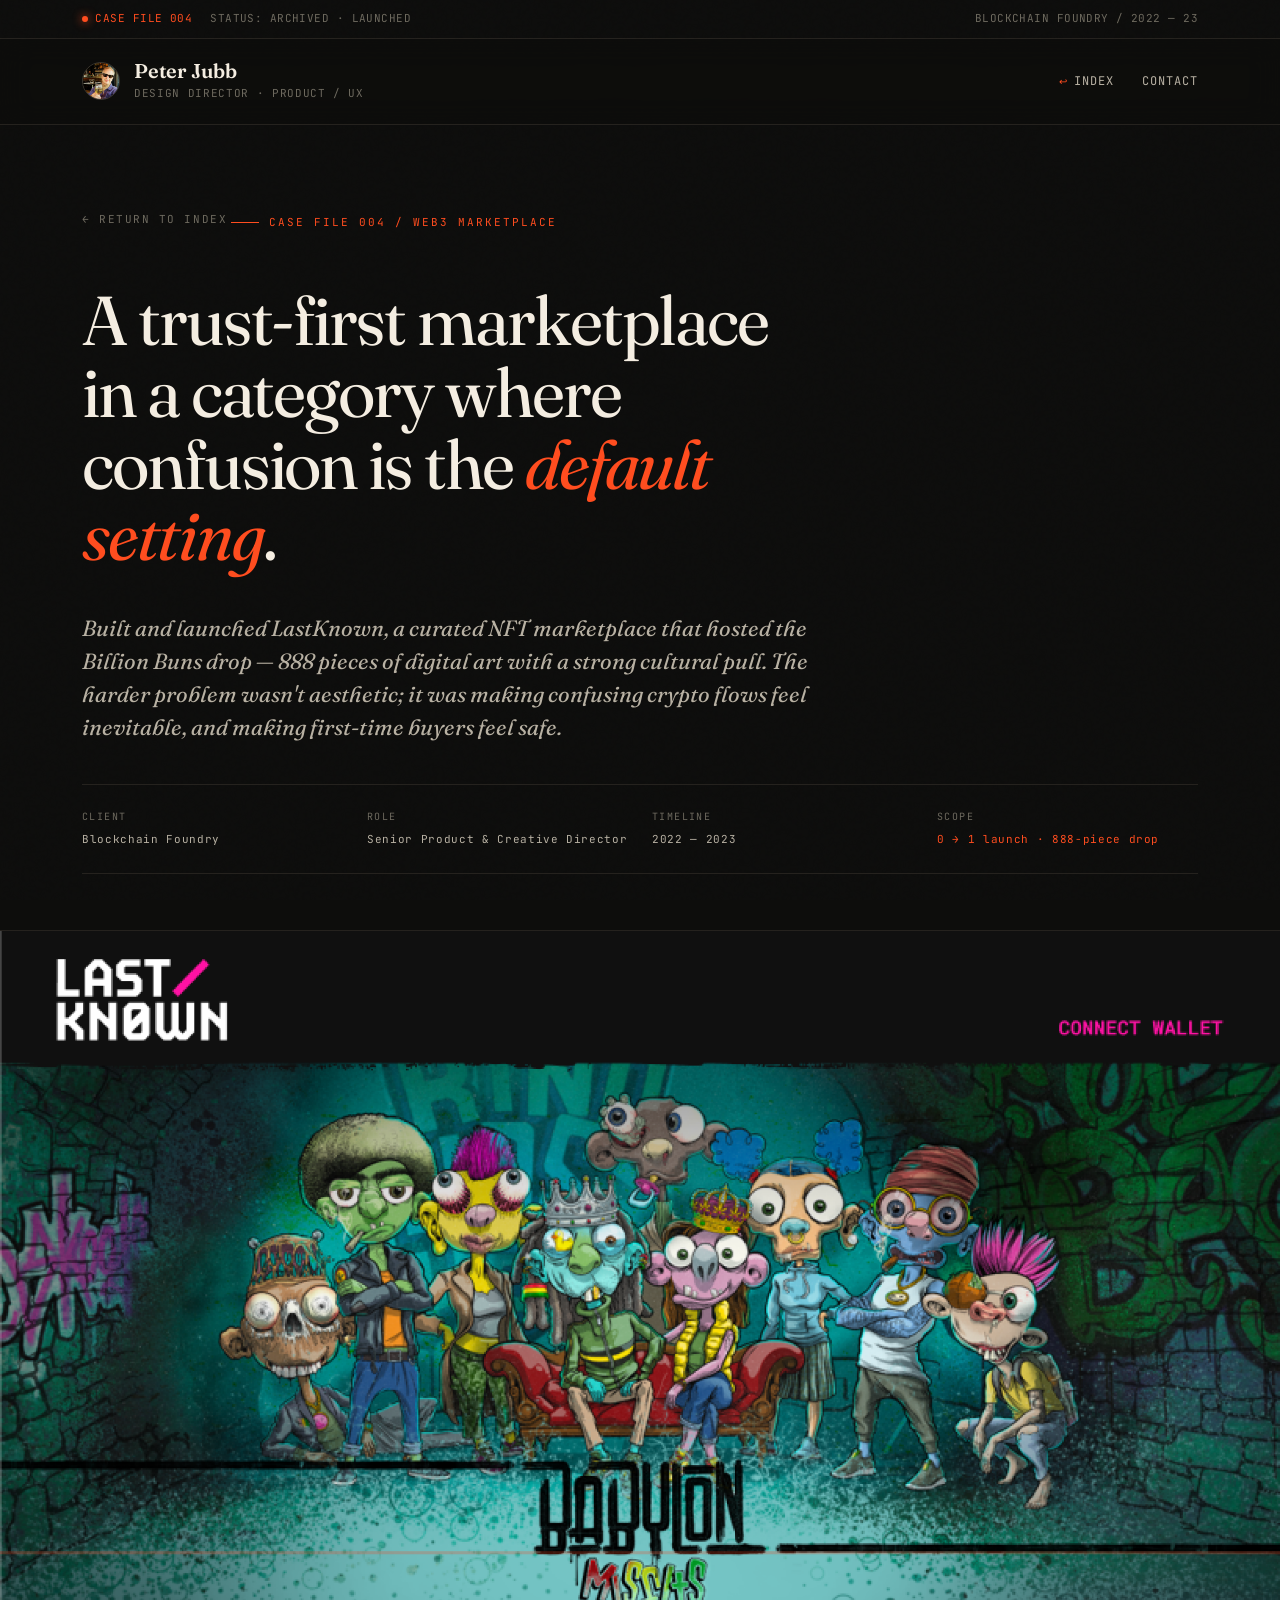
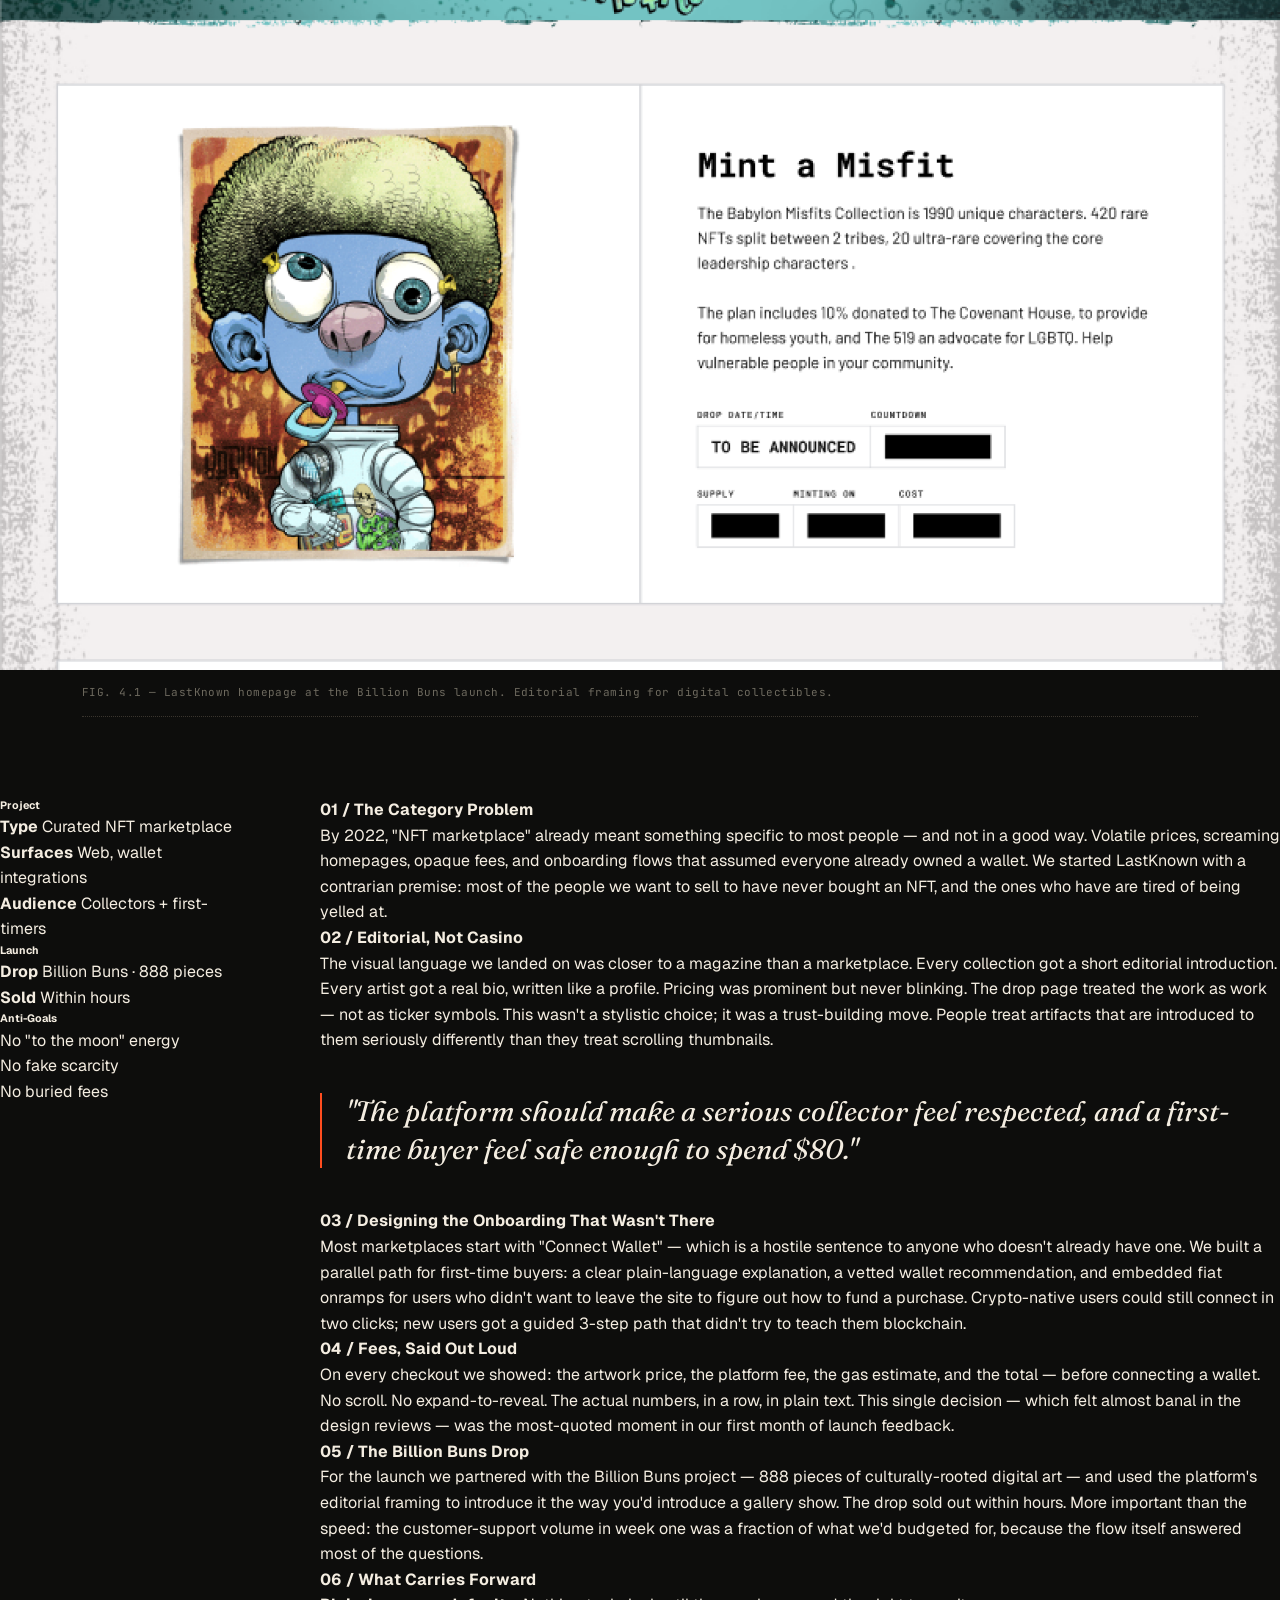
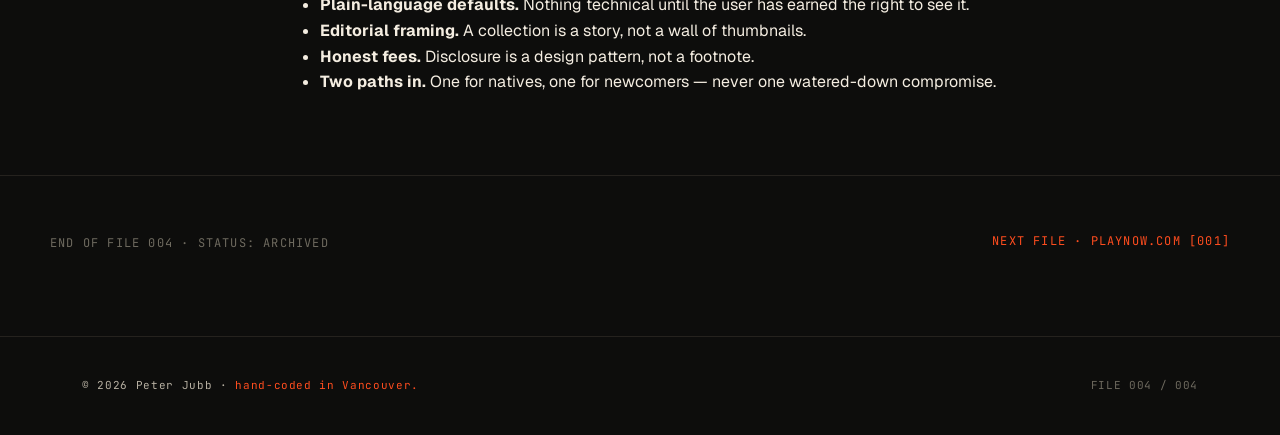
<file: case-lastknown.html>
<!doctype html>
<html lang="en">
<head>
  <meta charset="utf-8"/>
  <meta name="viewport" content="width=device-width, initial-scale=1"/>
  <title>LastKnown — Case File 004 / Peter Jubb</title>
  <meta name="description" content="A trust-first NFT marketplace launched at Blockchain Foundry — host of the Billion Buns 888-piece collection."/>
  <link rel="stylesheet" href="styles.css"/>
  <link rel="icon" href="data:image/svg+xml,%3Csvg xmlns='http://www.w3.org/2000/svg' viewBox='0 0 100 100'%3E%3Crect width='100' height='100' fill='%230d0d0c'/%3E%3Ccircle cx='50' cy='50' r='14' fill='%23ff4d1f'/%3E%3C/svg%3E"/>
</head>
<body>

  <div class="systembar" aria-hidden="true">
    <div class="wrap">
      <div class="sys-left">
        <span><span class="sys-dot"></span> <span class="sys-online">CASE FILE 004</span></span>
        <span>STATUS: ARCHIVED · LAUNCHED</span>
      </div>
      <div class="sys-right">
        <span>BLOCKCHAIN FOUNDRY / 2022 — 23</span>
      </div>
    </div>
  </div>

  <header class="topbar">
    <div class="wrap">
      <div class="topbarInner">
        <a href="index.html" class="brand">
          <img src="assets/images/Me.png" alt="" class="brand-mark"/>
          <div>
            <div class="brand-name">Peter Jubb</div>
            <div class="brand-role">Design Director · Product / UX</div>
          </div>
        </a>
        <nav class="primary" aria-label="Primary">
          <a href="index.html#work"><small>↩</small> Index</a>
          <a href="index.html#contact">Contact</a>
        </nav>
      </div>
    </div>
  </header>

  <main>

    <section class="cs-hero">
      <div class="wrap">
        <a href="index.html#work" class="cs-back">← Return to index</a>

        <div class="cs-fileno">CASE FILE 004 / WEB3 MARKETPLACE</div>
        <h1 class="cs-title">A trust-first marketplace in a category where confusion is the <em>default setting</em>.</h1>
        <p class="cs-summary">
          Built and launched LastKnown, a curated NFT marketplace that hosted the Billion Buns drop —
          888 pieces of digital art with a strong cultural pull. The harder problem wasn't aesthetic;
          it was making confusing crypto flows feel inevitable, and making first-time buyers feel safe.
        </p>

        <div class="cs-meta">
          <div><span class="label">Client</span>Blockchain Foundry</div>
          <div><span class="label">Role</span>Senior Product &amp; Creative Director</div>
          <div><span class="label">Timeline</span>2022 — 2023</div>
          <div><span class="label">Scope</span><span class="signal">0 → 1 launch · 888-piece drop</span></div>
        </div>
      </div>
    </section>

    <figure class="cs-imageblock">
      <img src="assets/images/lastknown1.png" alt="LastKnown NFT marketplace homepage"/>
    </figure>
    <div class="wrap">
      <div class="cs-caption">FIG. 4.1 — LastKnown homepage at the Billion Buns launch. Editorial framing for digital collectibles.</div>
    </div>

    <section class="cs-body">
      <div class="wrap" style="display:contents;">
      <aside>
        <h6>Project</h6>
        <div class="item"><strong>Type</strong> Curated NFT marketplace</div>
        <div class="item"><strong>Surfaces</strong> Web, wallet integrations</div>
        <div class="item"><strong>Audience</strong> Collectors + first-timers</div>

        <h6>Launch</h6>
        <div class="item"><strong>Drop</strong> Billion Buns · 888 pieces</div>
        <div class="item"><strong>Sold</strong> Within hours</div>

        <h6>Anti-Goals</h6>
        <div class="item">No "to the moon" energy</div>
        <div class="item">No fake scarcity</div>
        <div class="item">No buried fees</div>
      </aside>

      <article>
        <h4>01 / The Category Problem</h4>
        <p>
          By 2022, "NFT marketplace" already meant something specific to most people — and not in a good way.
          Volatile prices, screaming homepages, opaque fees, and onboarding flows that assumed everyone already
          owned a wallet. We started LastKnown with a contrarian premise: most of the people we want to sell to
          have never bought an NFT, and the ones who have are tired of being yelled at.
        </p>

        <h4>02 / Editorial, Not Casino</h4>
        <p>
          The visual language we landed on was closer to a magazine than a marketplace. Every collection got a
          short editorial introduction. Every artist got a real bio, written like a profile. Pricing was prominent
          but never blinking. The drop page treated the work as work — not as ticker symbols. This wasn't a stylistic
          choice; it was a trust-building move. People treat artifacts that are introduced to them seriously
          differently than they treat scrolling thumbnails.
        </p>

        <div class="cs-pull">
          "The platform should make a serious collector feel respected, and a first-time buyer feel safe enough to spend $80."
        </div>

        <h4>03 / Designing the Onboarding That Wasn't There</h4>
        <p>
          Most marketplaces start with "Connect Wallet" — which is a hostile sentence to anyone who doesn't
          already have one. We built a parallel path for first-time buyers: a clear plain-language explanation,
          a vetted wallet recommendation, and embedded fiat onramps for users who didn't want to leave the site
          to figure out how to fund a purchase. Crypto-native users could still connect in two clicks; new users
          got a guided 3-step path that didn't try to teach them blockchain.
        </p>

        <h4>04 / Fees, Said Out Loud</h4>
        <p>
          On every checkout we showed: the artwork price, the platform fee, the gas estimate, and the total —
          before connecting a wallet. No scroll. No expand-to-reveal. The actual numbers, in a row, in plain text.
          This single decision — which felt almost banal in the design reviews — was the most-quoted moment in our
          first month of launch feedback.
        </p>

        <h4>05 / The Billion Buns Drop</h4>
        <p>
          For the launch we partnered with the Billion Buns project — 888 pieces of culturally-rooted digital art —
          and used the platform's editorial framing to introduce it the way you'd introduce a gallery show.
          The drop sold out within hours. More important than the speed: the customer-support volume in week one
          was a fraction of what we'd budgeted for, because the flow itself answered most of the questions.
        </p>

        <h4>06 / What Carries Forward</h4>
        <ul>
          <li><strong>Plain-language defaults.</strong> Nothing technical until the user has earned the right to see it.</li>
          <li><strong>Editorial framing.</strong> A collection is a story, not a wall of thumbnails.</li>
          <li><strong>Honest fees.</strong> Disclosure is a design pattern, not a footnote.</li>
          <li><strong>Two paths in.</strong> One for natives, one for newcomers — never one watered-down compromise.</li>
        </ul>
      </article>
      </div>
    </section>

    <div class="wrap cs-next">
      <span class="status">END OF FILE 004 · STATUS: ARCHIVED</span>
      <a href="case-playnow.html">Next file · PlayNow.com [001]</a>
    </div>

  </main>

  <footer class="endbar">
    <div class="wrap">
      <span class="wink">© <span id="y"></span> Peter Jubb · <em>hand-coded in Vancouver.</em></span>
      <span>FILE 004  / 004</span>
    </div>
  </footer>

  <script>document.getElementById("y").textContent = new Date().getFullYear();</script>
</body>
</html>
</file>
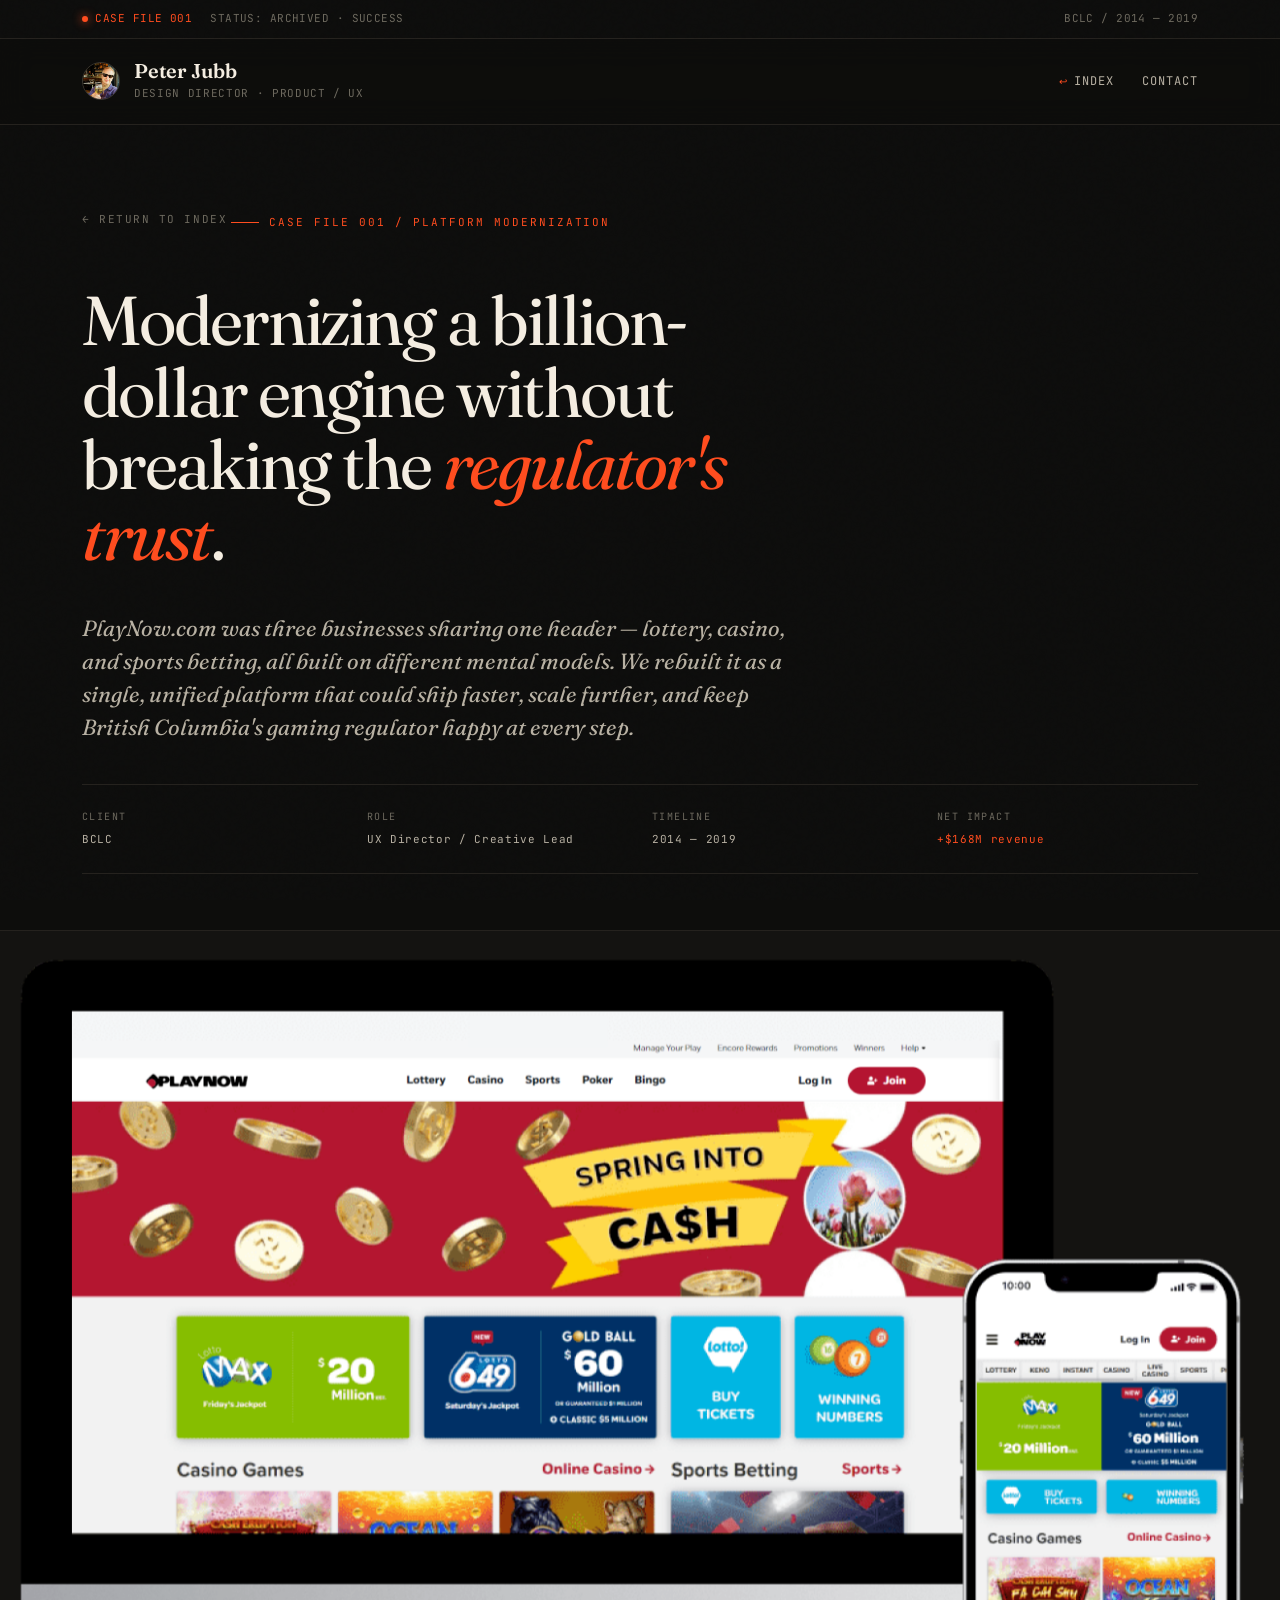
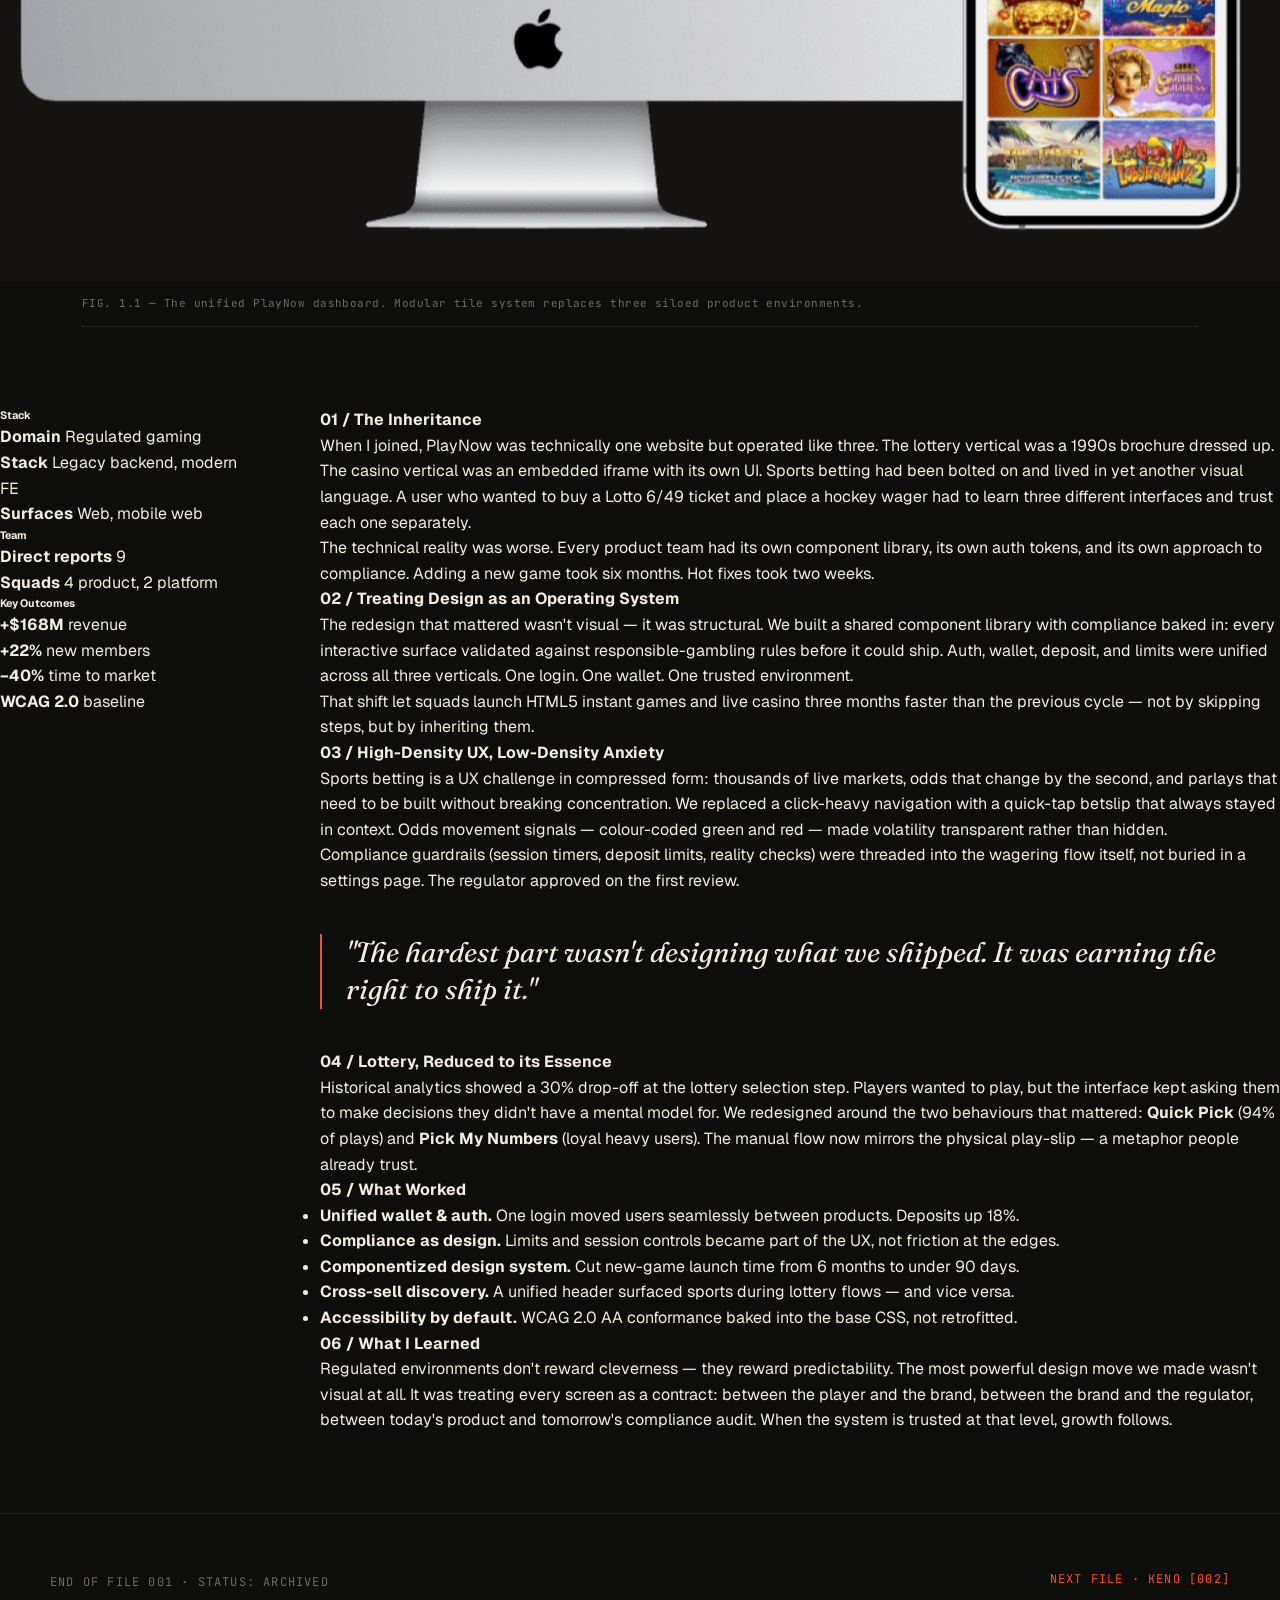
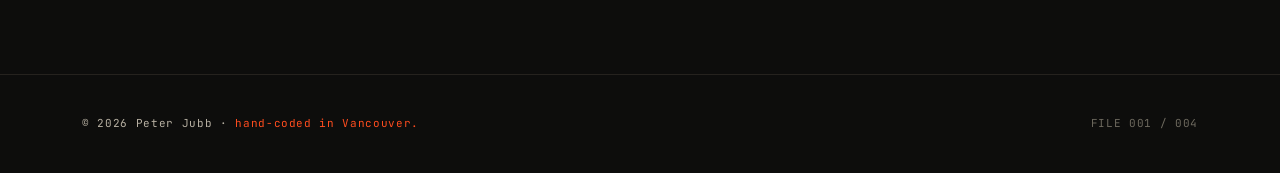
<file: case-playnow.html>
<!doctype html>
<html lang="en">
<head>
  <meta charset="utf-8"/>
  <meta name="viewport" content="width=device-width, initial-scale=1"/>
  <title>PlayNow.com — Case File 001 / Peter Jubb</title>
  <meta name="description" content="A multi-year UX modernization of BC's regulated online gaming platform — driving $168M in incremental revenue."/>
  <link rel="stylesheet" href="styles.css"/>
  <link rel="icon" href="data:image/svg+xml,%3Csvg xmlns='http://www.w3.org/2000/svg' viewBox='0 0 100 100'%3E%3Crect width='100' height='100' fill='%230d0d0c'/%3E%3Ccircle cx='50' cy='50' r='14' fill='%23ff4d1f'/%3E%3C/svg%3E"/>
</head>
<body>

  <div class="systembar" aria-hidden="true">
    <div class="wrap">
      <div class="sys-left">
        <span><span class="sys-dot"></span> <span class="sys-online">CASE FILE 001</span></span>
        <span>STATUS: ARCHIVED · SUCCESS</span>
      </div>
      <div class="sys-right">
        <span>BCLC / 2014 — 2019</span>
      </div>
    </div>
  </div>

  <header class="topbar">
    <div class="wrap">
      <div class="topbarInner">
        <a href="index.html" class="brand">
          <img src="assets/images/Me.png" alt="" class="brand-mark"/>
          <div>
            <div class="brand-name">Peter Jubb</div>
            <div class="brand-role">Design Director · Product / UX</div>
          </div>
        </a>
        <nav class="primary" aria-label="Primary">
          <a href="index.html#work"><small>↩</small> Index</a>
          <a href="index.html#contact">Contact</a>
        </nav>
      </div>
    </div>
  </header>

  <main>

    <section class="cs-hero">
      <div class="wrap">
        <a href="index.html#work" class="cs-back">← Return to index</a>

        <div class="cs-fileno">CASE FILE 001 / PLATFORM MODERNIZATION</div>
        <h1 class="cs-title">Modernizing a billion-dollar engine without breaking the <em>regulator's trust</em>.</h1>
        <p class="cs-summary">
          PlayNow.com was three businesses sharing one header — lottery, casino, and sports betting,
          all built on different mental models. We rebuilt it as a single, unified platform that
          could ship faster, scale further, and keep British Columbia's gaming regulator happy at every step.
        </p>

        <div class="cs-meta">
          <div><span class="label">Client</span>BCLC</div>
          <div><span class="label">Role</span>UX Director / Creative Lead</div>
          <div><span class="label">Timeline</span>2014 — 2019</div>
          <div><span class="label">Net Impact</span><span class="signal">+$168M revenue</span></div>
        </div>
      </div>
    </section>

    <figure class="cs-imageblock">
      <img src="assets/images/playnow1.png" alt="PlayNow.com modernized dashboard"/>
    </figure>
    <div class="wrap">
      <div class="cs-caption">FIG. 1.1 — The unified PlayNow dashboard. Modular tile system replaces three siloed product environments.</div>
    </div>

    <section class="cs-body">
      <div class="wrap" style="display:contents;">
      <aside>
        <h6>Stack</h6>
        <div class="item"><strong>Domain</strong> Regulated gaming</div>
        <div class="item"><strong>Stack</strong> Legacy backend, modern FE</div>
        <div class="item"><strong>Surfaces</strong> Web, mobile web</div>

        <h6>Team</h6>
        <div class="item"><strong>Direct reports</strong> 9</div>
        <div class="item"><strong>Squads</strong> 4 product, 2 platform</div>

        <h6>Key Outcomes</h6>
        <div class="item"><strong>+$168M</strong> revenue</div>
        <div class="item"><strong>+22%</strong> new members</div>
        <div class="item"><strong>−40%</strong> time to market</div>
        <div class="item"><strong>WCAG 2.0</strong> baseline</div>
      </aside>

      <article>
        <h4>01 / The Inheritance</h4>
        <p>
          When I joined, PlayNow was technically one website but operated like three. The lottery vertical was a 1990s
          brochure dressed up. The casino vertical was an embedded iframe with its own UI. Sports betting had been bolted on
          and lived in yet another visual language. A user who wanted to buy a Lotto 6/49 ticket and place a hockey wager
          had to learn three different interfaces and trust each one separately.
        </p>
        <p>
          The technical reality was worse. Every product team had its own component library, its own auth tokens,
          and its own approach to compliance. Adding a new game took six months. Hot fixes took two weeks.
        </p>

        <h4>02 / Treating Design as an Operating System</h4>
        <p>
          The redesign that mattered wasn't visual — it was structural. We built a shared component library
          with compliance baked in: every interactive surface validated against responsible-gambling rules
          before it could ship. Auth, wallet, deposit, and limits were unified across all three verticals.
          One login. One wallet. One trusted environment.
        </p>
        <p>
          That shift let squads launch HTML5 instant games and live casino three months faster than the previous cycle —
          not by skipping steps, but by inheriting them.
        </p>

        <h4>03 / High-Density UX, Low-Density Anxiety</h4>
        <p>
          Sports betting is a UX challenge in compressed form: thousands of live markets, odds that change by the second,
          and parlays that need to be built without breaking concentration. We replaced a click-heavy navigation with a
          quick-tap betslip that always stayed in context. Odds movement signals — colour-coded green and red —
          made volatility transparent rather than hidden.
        </p>
        <p>
          Compliance guardrails (session timers, deposit limits, reality checks) were threaded into the wagering flow
          itself, not buried in a settings page. The regulator approved on the first review.
        </p>

        <div class="cs-pull">
          "The hardest part wasn't designing what we shipped. It was earning the right to ship it."
        </div>

        <h4>04 / Lottery, Reduced to its Essence</h4>
        <p>
          Historical analytics showed a 30% drop-off at the lottery selection step. Players wanted to play, but the
          interface kept asking them to make decisions they didn't have a mental model for. We redesigned around the
          two behaviours that mattered: <strong>Quick Pick</strong> (94% of plays) and <strong>Pick My Numbers</strong>
          (loyal heavy users). The manual flow now mirrors the physical play-slip — a metaphor people already trust.
        </p>

        <h4>05 / What Worked</h4>
        <ul>
          <li><strong>Unified wallet & auth.</strong> One login moved users seamlessly between products. Deposits up 18%.</li>
          <li><strong>Compliance as design.</strong> Limits and session controls became part of the UX, not friction at the edges.</li>
          <li><strong>Componentized design system.</strong> Cut new-game launch time from 6 months to under 90 days.</li>
          <li><strong>Cross-sell discovery.</strong> A unified header surfaced sports during lottery flows — and vice versa.</li>
          <li><strong>Accessibility by default.</strong> WCAG 2.0 AA conformance baked into the base CSS, not retrofitted.</li>
        </ul>

        <h4>06 / What I Learned</h4>
        <p>
          Regulated environments don't reward cleverness — they reward predictability. The most powerful design move
          we made wasn't visual at all. It was treating every screen as a contract: between the player and the brand,
          between the brand and the regulator, between today's product and tomorrow's compliance audit.
          When the system is trusted at that level, growth follows.
        </p>
      </article>
      </div>
    </section>

    <div class="wrap cs-next">
      <span class="status">END OF FILE 001 · STATUS: ARCHIVED</span>
      <a href="case-keno.html">Next file · Keno [002]</a>
    </div>

  </main>

  <footer class="endbar">
    <div class="wrap">
      <span class="wink">© <span id="y"></span> Peter Jubb · <em>hand-coded in Vancouver.</em></span>
      <span>FILE 001  / 004</span>
    </div>
  </footer>

  <script>document.getElementById("y").textContent = new Date().getFullYear();</script>
</body>
</html>
</file>
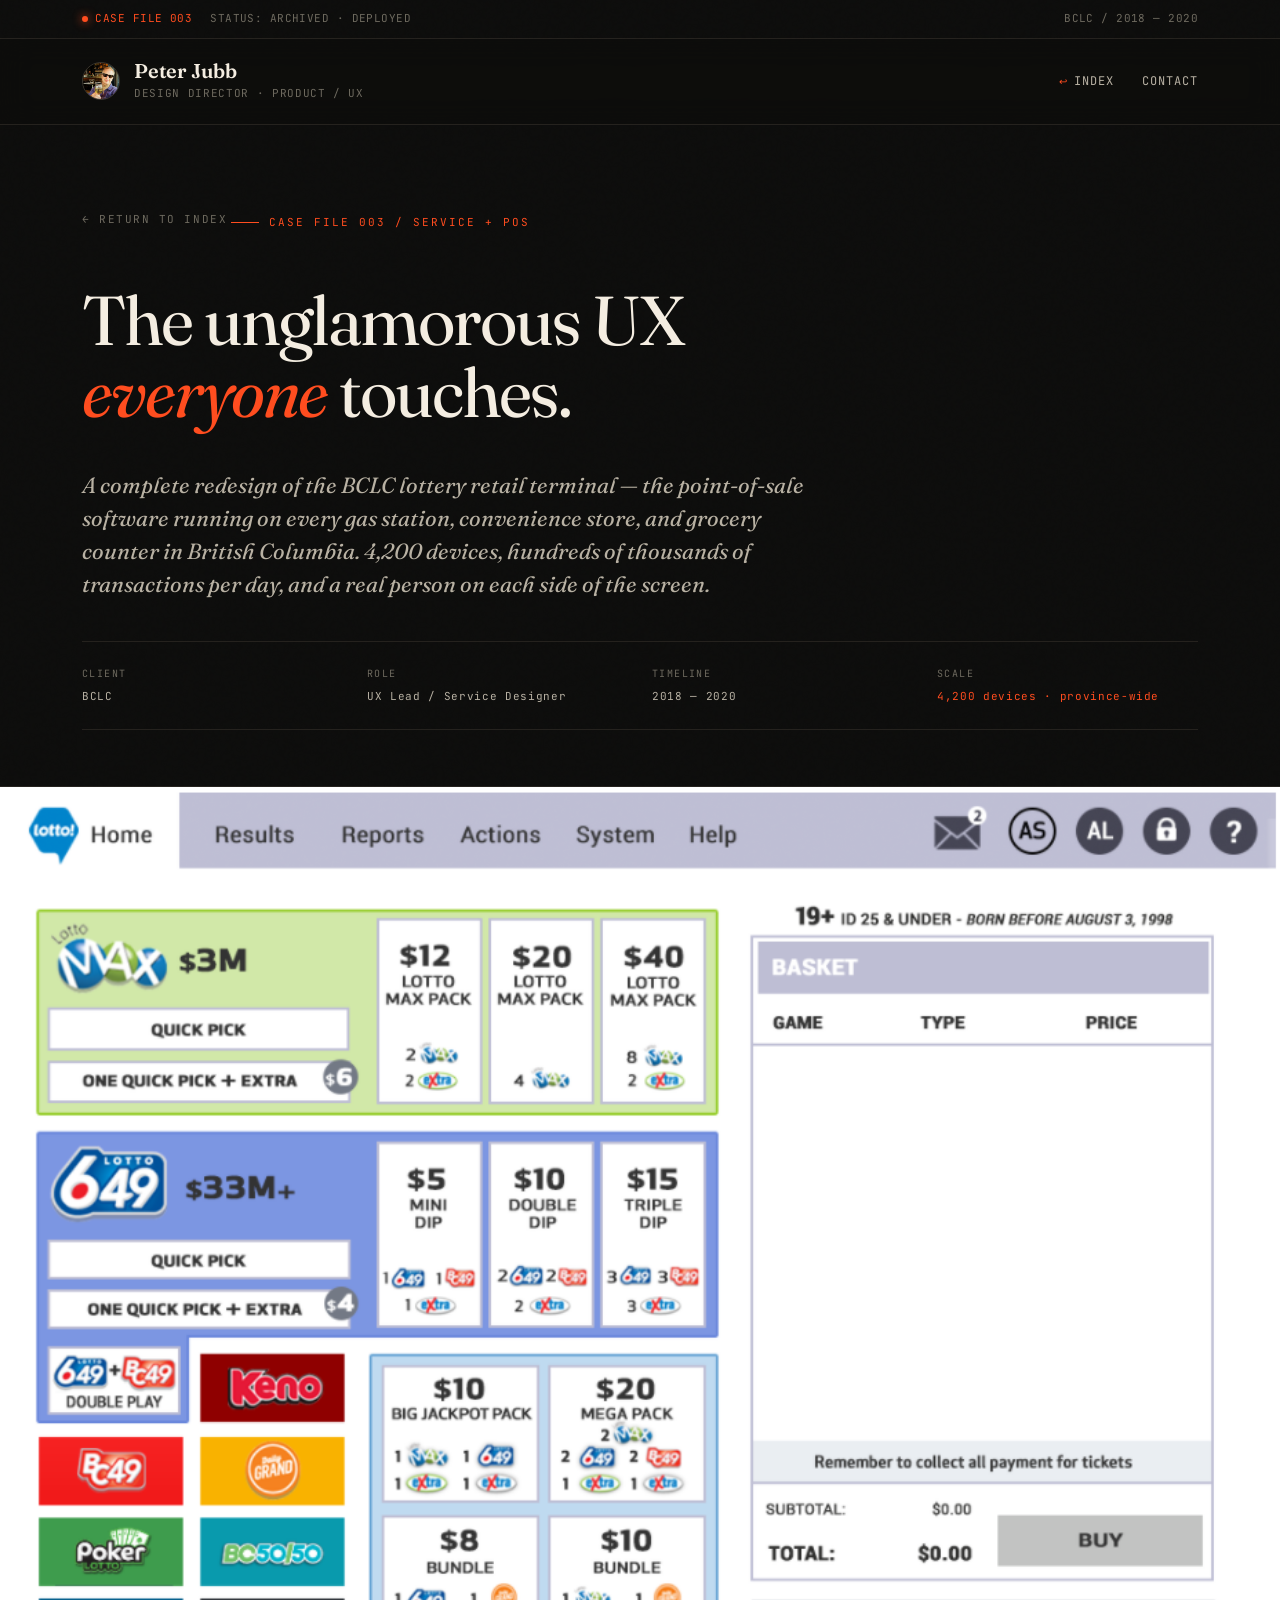
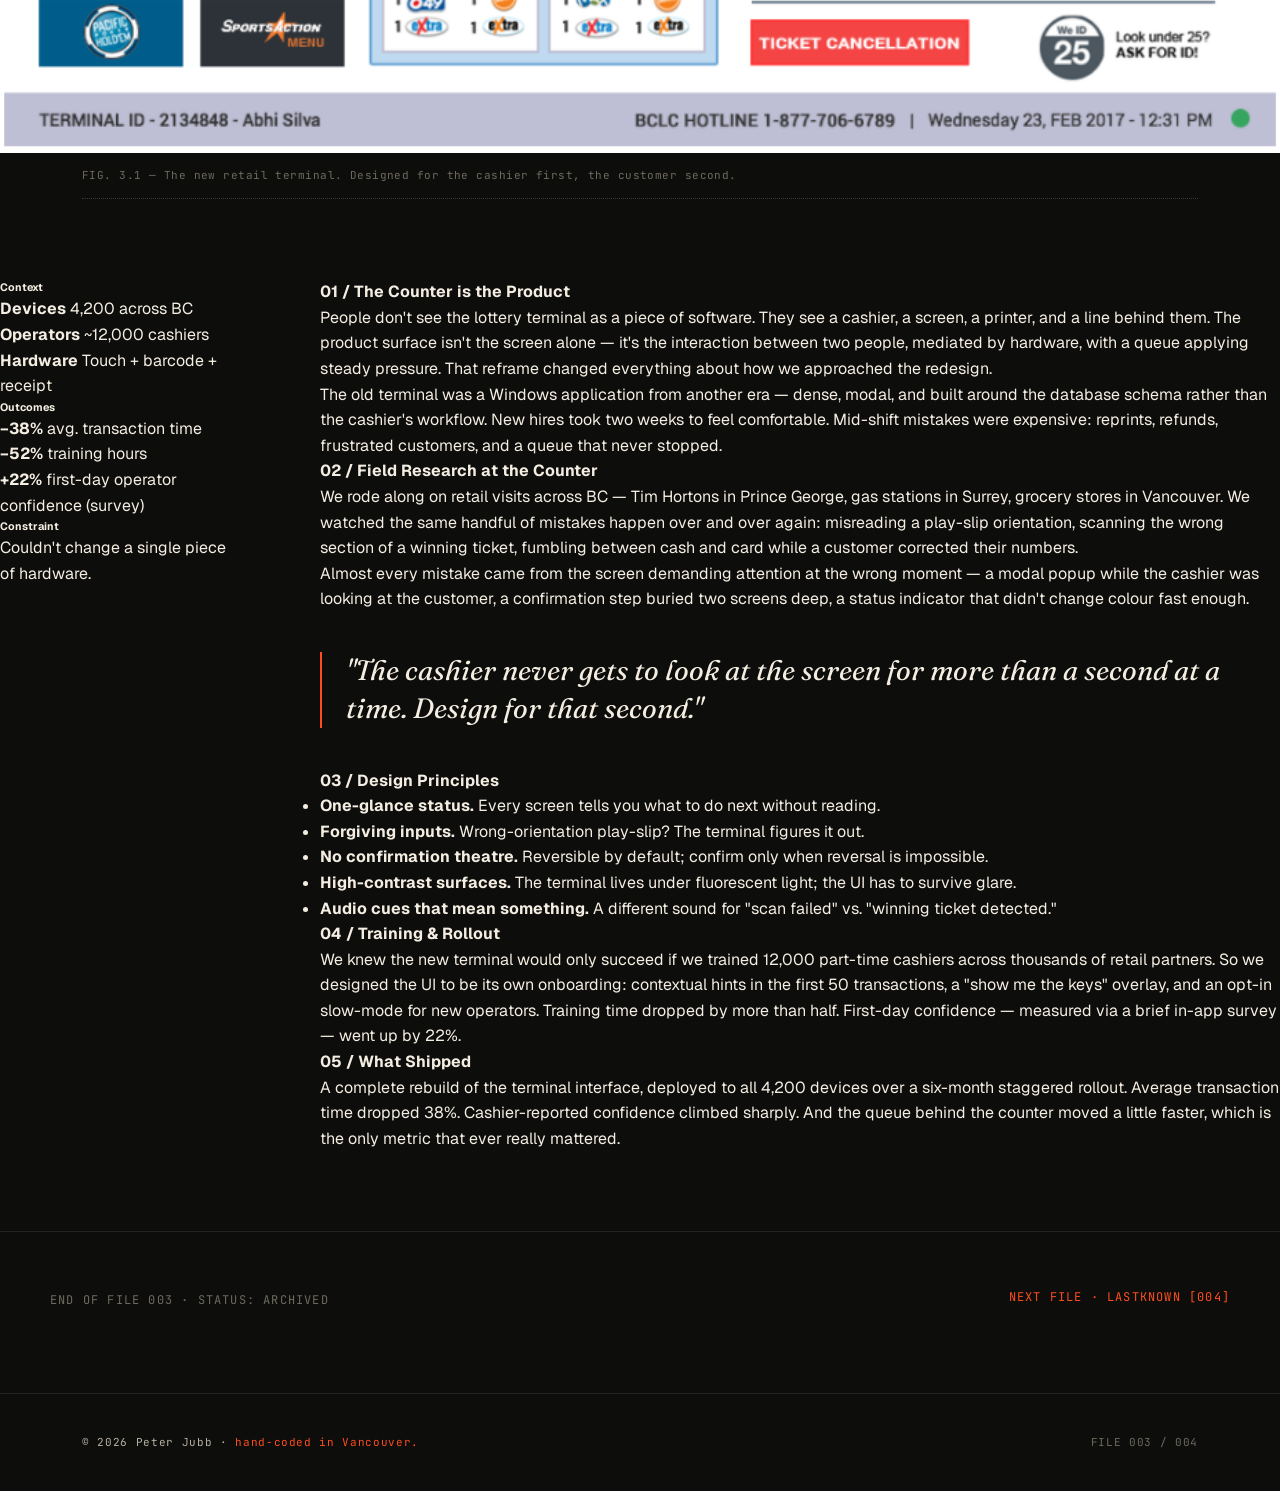
<file: case-terminal.html>
<!doctype html>
<html lang="en">
<head>
  <meta charset="utf-8"/>
  <meta name="viewport" content="width=device-width, initial-scale=1"/>
  <title>Retail Terminal — Case File 003 / Peter Jubb</title>
  <meta name="description" content="Province-wide redesign of the BCLC lottery retail terminal — 4,200 devices, faster transactions, lower training load."/>
  <link rel="stylesheet" href="styles.css"/>
  <link rel="icon" href="data:image/svg+xml,%3Csvg xmlns='http://www.w3.org/2000/svg' viewBox='0 0 100 100'%3E%3Crect width='100' height='100' fill='%230d0d0c'/%3E%3Ccircle cx='50' cy='50' r='14' fill='%23ff4d1f'/%3E%3C/svg%3E"/>
</head>
<body>

  <div class="systembar" aria-hidden="true">
    <div class="wrap">
      <div class="sys-left">
        <span><span class="sys-dot"></span> <span class="sys-online">CASE FILE 003</span></span>
        <span>STATUS: ARCHIVED · DEPLOYED</span>
      </div>
      <div class="sys-right">
        <span>BCLC / 2018 — 2020</span>
      </div>
    </div>
  </div>

  <header class="topbar">
    <div class="wrap">
      <div class="topbarInner">
        <a href="index.html" class="brand">
          <img src="assets/images/Me.png" alt="" class="brand-mark"/>
          <div>
            <div class="brand-name">Peter Jubb</div>
            <div class="brand-role">Design Director · Product / UX</div>
          </div>
        </a>
        <nav class="primary" aria-label="Primary">
          <a href="index.html#work"><small>↩</small> Index</a>
          <a href="index.html#contact">Contact</a>
        </nav>
      </div>
    </div>
  </header>

  <main>

    <section class="cs-hero">
      <div class="wrap">
        <a href="index.html#work" class="cs-back">← Return to index</a>

        <div class="cs-fileno">CASE FILE 003 / SERVICE + POS</div>
        <h1 class="cs-title">The unglamorous UX <em>everyone</em> touches.</h1>
        <p class="cs-summary">
          A complete redesign of the BCLC lottery retail terminal — the point-of-sale software running on every
          gas station, convenience store, and grocery counter in British Columbia. 4,200 devices, hundreds of
          thousands of transactions per day, and a real person on each side of the screen.
        </p>

        <div class="cs-meta">
          <div><span class="label">Client</span>BCLC</div>
          <div><span class="label">Role</span>UX Lead / Service Designer</div>
          <div><span class="label">Timeline</span>2018 — 2020</div>
          <div><span class="label">Scale</span><span class="signal">4,200 devices · province-wide</span></div>
        </div>
      </div>
    </section>

    <figure class="cs-imageblock">
      <img src="assets/images/terminal.png" alt="Lottery retail terminal interface"/>
    </figure>
    <div class="wrap">
      <div class="cs-caption">FIG. 3.1 — The new retail terminal. Designed for the cashier first, the customer second.</div>
    </div>

    <section class="cs-body">
      <div class="wrap" style="display:contents;">
      <aside>
        <h6>Context</h6>
        <div class="item"><strong>Devices</strong> 4,200 across BC</div>
        <div class="item"><strong>Operators</strong> ~12,000 cashiers</div>
        <div class="item"><strong>Hardware</strong> Touch + barcode + receipt</div>

        <h6>Outcomes</h6>
        <div class="item"><strong>−38%</strong> avg. transaction time</div>
        <div class="item"><strong>−52%</strong> training hours</div>
        <div class="item"><strong>+22%</strong> first-day operator confidence (survey)</div>

        <h6>Constraint</h6>
        <div class="item">Couldn't change a single piece of hardware.</div>
      </aside>

      <article>
        <h4>01 / The Counter is the Product</h4>
        <p>
          People don't see the lottery terminal as a piece of software. They see a cashier, a screen, a printer,
          and a line behind them. The product surface isn't the screen alone — it's the interaction between two
          people, mediated by hardware, with a queue applying steady pressure. That reframe changed everything
          about how we approached the redesign.
        </p>
        <p>
          The old terminal was a Windows application from another era — dense, modal, and built around the database
          schema rather than the cashier's workflow. New hires took two weeks to feel comfortable. Mid-shift mistakes
          were expensive: reprints, refunds, frustrated customers, and a queue that never stopped.
        </p>

        <h4>02 / Field Research at the Counter</h4>
        <p>
          We rode along on retail visits across BC — Tim Hortons in Prince George, gas stations in Surrey, grocery
          stores in Vancouver. We watched the same handful of mistakes happen over and over again: misreading a
          play-slip orientation, scanning the wrong section of a winning ticket, fumbling between cash and card
          while a customer corrected their numbers.
        </p>
        <p>
          Almost every mistake came from the screen demanding attention at the wrong moment — a modal popup
          while the cashier was looking at the customer, a confirmation step buried two screens deep, a status
          indicator that didn't change colour fast enough.
        </p>

        <div class="cs-pull">
          "The cashier never gets to look at the screen for more than a second at a time. Design for that second."
        </div>

        <h4>03 / Design Principles</h4>
        <ul>
          <li><strong>One-glance status.</strong> Every screen tells you what to do next without reading.</li>
          <li><strong>Forgiving inputs.</strong> Wrong-orientation play-slip? The terminal figures it out.</li>
          <li><strong>No confirmation theatre.</strong> Reversible by default; confirm only when reversal is impossible.</li>
          <li><strong>High-contrast surfaces.</strong> The terminal lives under fluorescent light; the UI has to survive glare.</li>
          <li><strong>Audio cues that mean something.</strong> A different sound for "scan failed" vs. "winning ticket detected."</li>
        </ul>

        <h4>04 / Training & Rollout</h4>
        <p>
          We knew the new terminal would only succeed if we trained 12,000 part-time cashiers across thousands of
          retail partners. So we designed the UI to be its own onboarding: contextual hints in the first 50
          transactions, a "show me the keys" overlay, and an opt-in slow-mode for new operators. Training time
          dropped by more than half. First-day confidence — measured via a brief in-app survey — went up by 22%.
        </p>

        <h4>05 / What Shipped</h4>
        <p>
          A complete rebuild of the terminal interface, deployed to all 4,200 devices over a six-month staggered
          rollout. Average transaction time dropped 38%. Cashier-reported confidence climbed sharply. And the queue
          behind the counter moved a little faster, which is the only metric that ever really mattered.
        </p>
      </article>
      </div>
    </section>

    <div class="wrap cs-next">
      <span class="status">END OF FILE 003 · STATUS: ARCHIVED</span>
      <a href="case-lastknown.html">Next file · LastKnown [004]</a>
    </div>

  </main>

  <footer class="endbar">
    <div class="wrap">
      <span class="wink">© <span id="y"></span> Peter Jubb · <em>hand-coded in Vancouver.</em></span>
      <span>FILE 003  / 004</span>
    </div>
  </footer>

  <script>document.getElementById("y").textContent = new Date().getFullYear();</script>
</body>
</html>
</file>
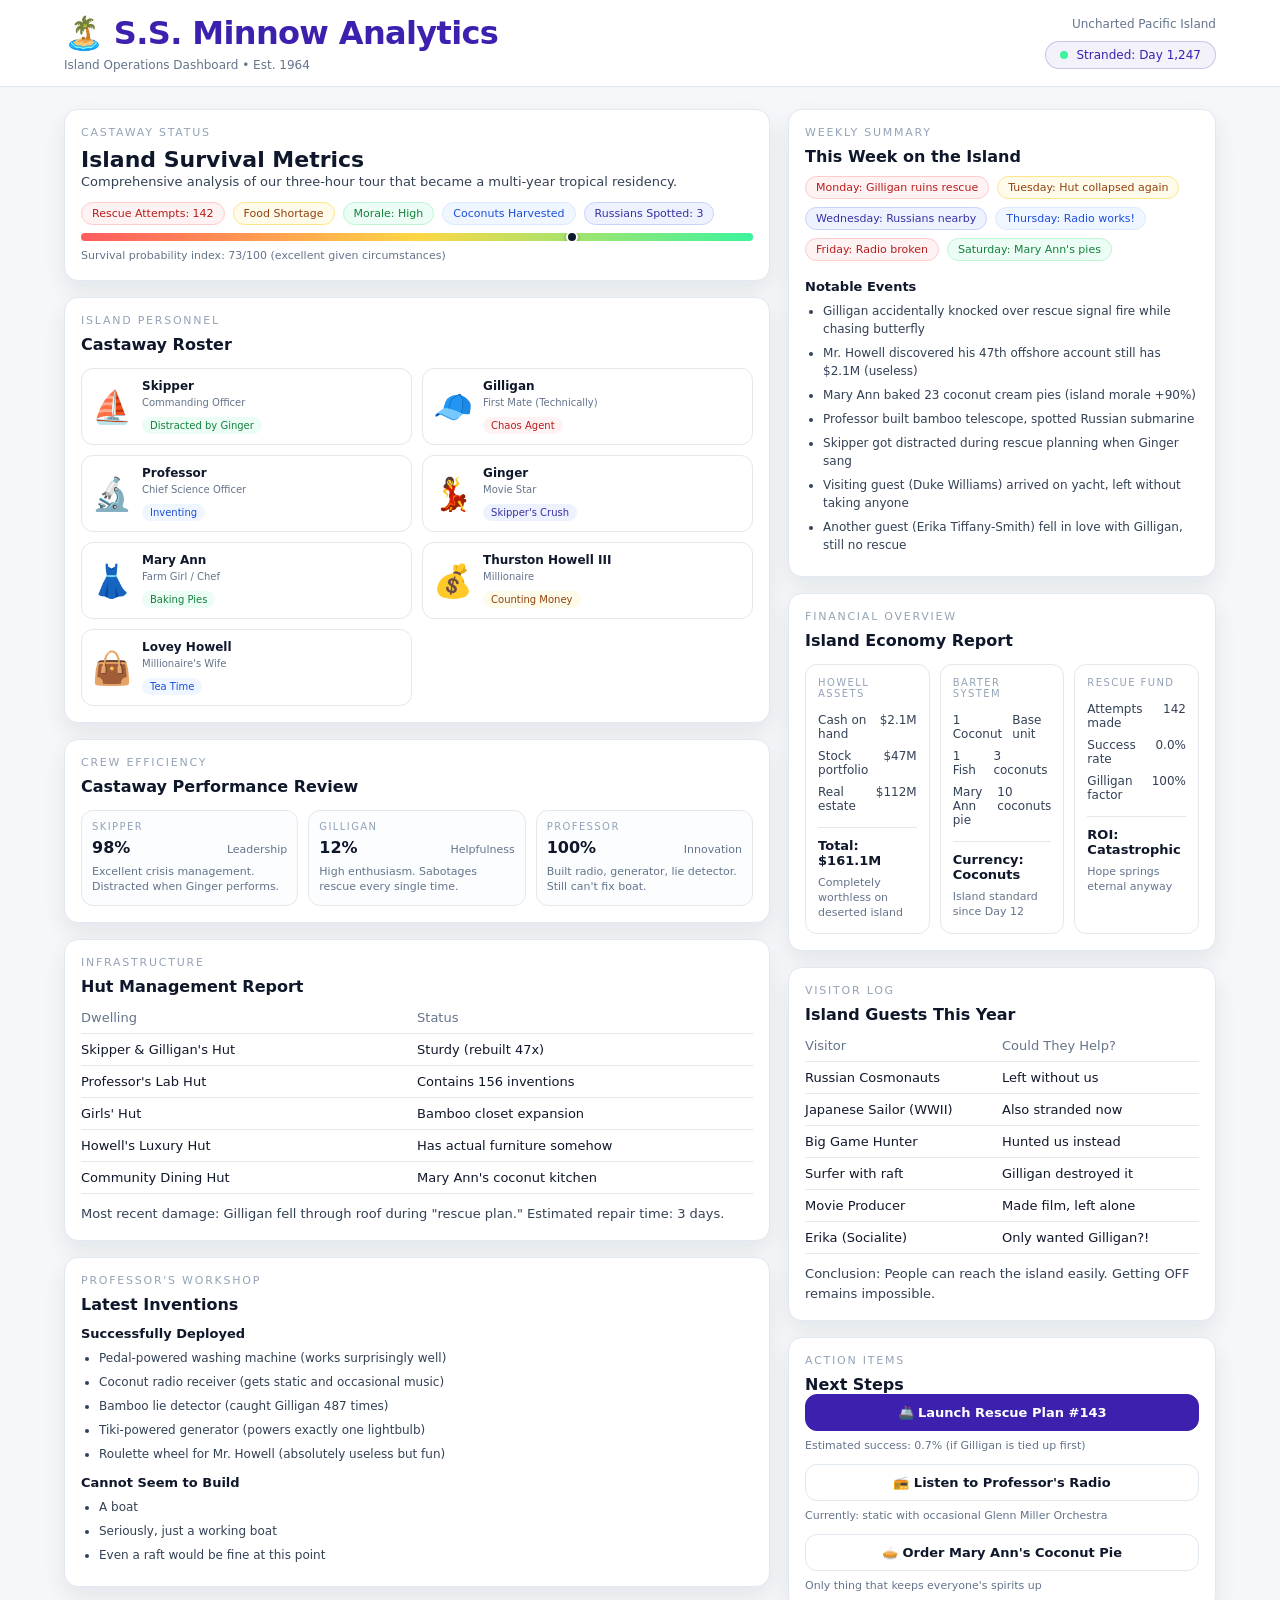
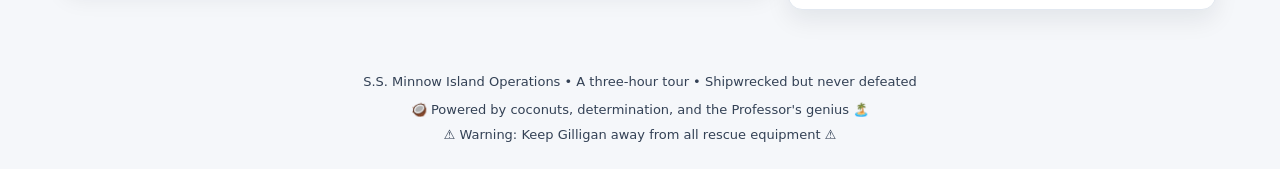
<file: gilligan.html>
<!DOCTYPE html>
<html lang="en">
<head>
<meta charset="UTF-8">
<meta name="viewport" content="width=device-width, initial-scale=1.0">
<title>S.S. Minnow Island Analytics</title>
<style>
/* ========================================================= */
:root{
  --ls-blue:#3d20ae;
  --ls-green:#3bf49c;
  --ls-red:#ff5a5f;
  --ls-yellow:#ffd645;
  --ink:#0f172a;
  --muted:#64748b;
  --bg:#f5f7fa;
  --card:#ffffff;
  --border:#e2e8f0;
  --radius:14px;
  --shadow:0 10px 24px rgba(15, 23, 42, 0.08);
  --page-max:1200px;
  --page-gutter:24px;
  --scale:linear-gradient(90deg, var(--ls-red), var(--ls-yellow), var(--ls-green));
}

*{box-sizing:border-box}
html,body{height:100%}
body{
  margin:0;
  font-family:system-ui,-apple-system,BlinkMacSystemFont,"Inter",sans-serif;
  background:var(--bg);
  color:var(--ink);
}
img{max-width:100%;display:block}
a{color:inherit}
p{margin:0;font-size:13px;color:#334155;line-height:1.55}

.page{min-height:100vh;display:flex;flex-direction:column}
.container{max-width:var(--page-max);margin:0 auto;padding:0 var(--page-gutter)}

header{background:#fff;border-bottom:1px solid var(--border);position:sticky;top:0;z-index:10}
.header-inner{
  max-width:var(--page-max);margin:0 auto;padding:14px var(--page-gutter);
  display:flex;align-items:center;justify-content:space-between;gap:16px;
}
.brand{display:flex;flex-direction:column;align-items:flex-start;gap:6px;min-width:260px}
.logo-text{font-size:32px;font-weight:900;color:var(--ls-blue);letter-spacing:-0.02em}
.tagline{font-size:12px;color:var(--muted)}
.top-right{display:flex;flex-direction:column;align-items:flex-end;gap:10px}
.right-tagline{font-size:12px;color:var(--muted)}
.pill{
  display:inline-flex;align-items:center;gap:8px;padding:6px 14px;
  border-radius:999px;border:1px solid rgba(61,32,174,0.22);
  background:rgba(61,32,174,0.06);color:var(--ls-blue);font-size:12px;white-space:nowrap;
}
.pill-dot{width:8px;height:8px;border-radius:999px;background:var(--ls-green)}

main{max-width:var(--page-max);margin:22px auto 44px;padding:0 var(--page-gutter);flex:1}

.grid-2{
  display:grid;grid-template-columns:minmax(0,1.65fr) minmax(0,1fr);
  gap:18px;align-items:start;
}
.grid-2-equal{
  display:grid;grid-template-columns:repeat(2,minmax(0,1fr));
  gap:18px;align-items:start;
}

.card{
  background:var(--card);border:1px solid var(--border);
  border-radius:var(--radius);box-shadow:var(--shadow);padding:16px;
}
.card + .card{margin-top:16px}

.kicker{
  font-size:11px;letter-spacing:.16em;text-transform:uppercase;
  color:#94a3b8;margin-bottom:8px;
}
h1,h2,h3{margin:0;color:var(--ink)}
h1{font-size:22px;font-weight:900}
h2{font-size:16px;font-weight:800}
h3{font-size:13px;font-weight:800}

.chip-row{display:flex;flex-wrap:wrap;gap:8px;margin-top:10px}
.chip{
  font-size:11px;padding:4px 10px;border-radius:999px;
  border:1px solid #e5e7eb;background:#f8fafc;color:#334155;white-space:nowrap;
}
.chip-green{background:#ecfdf5;border-color:#bbf7d0;color:#15803d}
.chip-amber{background:#fffbeb;border-color:#fde68a;color:#92400e}
.chip-red{background:#fef2f2;border-color:#fecaca;color:#b91c1c}
.chip-blue{background:#eff6ff;border-color:#dbeafe;color:#1d4ed8}
.chip-purple{background:#eef2ff;border-color:#c7d2fe;color:#3730a3}

.band{
  height:8px;border-radius:999px;background:#e5e7eb;
  position:relative;overflow:hidden;margin-top:8px;
}
.band::before{content:"";position:absolute;inset:0;background:var(--scale)}
.dot{
  position:absolute;top:50%;transform:translate(-50%,-50%);
  width:12px;height:12px;border-radius:999px;background:#0f172a;
  border:2px solid #fff;box-shadow:0 1px 4px rgba(0,0,0,.35);
}

.metric-grid{
  margin-top:14px;display:grid;
  grid-template-columns:repeat(3,minmax(0,1fr));gap:10px;
}
.metric{
  background:#fbfdff;border:1px solid #e5e7eb;
  border-radius:12px;padding:10px;
}
.metric-label{
  font-size:10px;letter-spacing:.14em;text-transform:uppercase;
  color:#94a3b8;margin-bottom:6px;
}
.metric-top{
  display:flex;justify-content:space-between;
  align-items:baseline;gap:10px;
}
.metric-value{font-size:16px;font-weight:900;color:var(--ink)}
.metric-target{
  font-size:11px;color:var(--muted);text-align:right;white-space:nowrap;
}
.metric-note{margin-top:8px;font-size:11px;color:var(--muted);line-height:1.35}

.cash-grid{
  margin-top:14px;display:grid;
  grid-template-columns:repeat(3,minmax(0,1fr));gap:10px;
}
.cash{
  border:1px solid #e5e7eb;border-radius:12px;
  padding:12px;background:#ffffff;
}
.cash-title{
  font-size:10px;letter-spacing:.14em;text-transform:uppercase;
  color:#94a3b8;margin-bottom:10px;
}
.cash-row{
  display:flex;justify-content:space-between;gap:10px;
  font-size:12px;color:#334155;padding:4px 0;
}
.cash-total{
  margin-top:10px;
  padding-top:10px;
  border-top:1px solid #e5e7eb;
  font-weight:900;
  color:var(--ink);
  font-size:13px;
}
.cash-foot{margin-top:8px;font-size:11px;color:var(--muted);line-height:1.35}

.personnel-grid{
  margin-top:14px;display:grid;
  grid-template-columns:repeat(2,minmax(0,1fr));gap:10px;
}
.personnel{
  border:1px solid #e5e7eb;border-radius:12px;
  padding:10px;background:#ffffff;
  display:flex;align-items:center;gap:10px;
}
.personnel-emoji{font-size:32px;line-height:1}
.personnel-info{flex:1}
.personnel-name{font-size:12px;font-weight:800;color:var(--ink);margin-bottom:4px}
.personnel-role{font-size:10px;color:var(--muted);margin-bottom:6px}
.personnel-status{
  font-size:10px;padding:3px 8px;border-radius:999px;
  display:inline-block;
}

.btn-primary{
  display:inline-flex;align-items:center;justify-content:center;
  gap:8px;width:100%;padding:10px 12px;border-radius:12px;
  background:var(--ls-blue);border:1px solid var(--ls-blue);
  color:#fff;text-decoration:none;font-weight:800;font-size:13px;
}
.btn-secondary{
  display:inline-flex;align-items:center;justify-content:center;
  gap:8px;width:100%;padding:10px 12px;border-radius:12px;
  background:#fff;border:1px solid var(--border);color:var(--ink);
  text-decoration:none;font-weight:800;font-size:13px;
}
.btn-sub{margin-top:8px;font-size:11px;color:var(--muted);line-height:1.35}

table{width:100%;border-collapse:collapse;font-size:13px;margin-top:6px}
th,td{padding:8px 0;border-bottom:1px solid #e5e7eb;vertical-align:top}
th{text-align:left;color:var(--muted);font-weight:500;width:46%}

ul{margin:8px 0 0 18px;padding:0;color:#334155;font-size:12px;line-height:1.5}
li{margin-bottom:6px}

footer{text-align:center;padding:18px 24px 24px;font-size:11px;color:#94a3b8}

@media(max-width:980px){
  .header-inner{flex-direction:column;align-items:flex-start}
  .top-right{align-items:flex-start}
  .brand{min-width:unset}
  .grid-2,.grid-2-equal{grid-template-columns:1fr}
}
@media(max-width:920px){.cash-grid{grid-template-columns:1fr}}
@media(max-width:820px){.metric-grid,.personnel-grid{grid-template-columns:1fr}}
</style>
</head>
<body>

<div class="page">
  <header>
    <div class="header-inner">
      <div class="brand">
        <div class="logo-text">🏝️ S.S. Minnow Analytics</div>
        <div class="tagline">Island Operations Dashboard • Est. 1964</div>
      </div>
      <div class="top-right">
        <div class="right-tagline">Uncharted Pacific Island</div>
        <div class="pill">
          <span class="pill-dot"></span>
          Stranded: Day 1,247
        </div>
      </div>
    </div>
  </header>

  <main>
    <div class="grid-2">
      <div>
        <div class="card">
          <div class="kicker">CASTAWAY STATUS</div>
          <h1>Island Survival Metrics</h1>
          <p>Comprehensive analysis of our three-hour tour that became a multi-year tropical residency.</p>
          
          <div class="chip-row">
            <span class="chip chip-red">Rescue Attempts: 142</span>
            <span class="chip chip-amber">Food Shortage</span>
            <span class="chip chip-green">Morale: High</span>
            <span class="chip chip-blue">Coconuts Harvested</span>
            <span class="chip chip-purple">Russians Spotted: 3</span>
          </div>

          <div class="band">
            <div class="dot" style="left:73%"></div>
          </div>
          <p style="margin-top:6px;font-size:11px;color:#64748b">
            Survival probability index: 73/100 (excellent given circumstances)
          </p>
        </div>

        <div class="card">
          <div class="kicker">ISLAND PERSONNEL</div>
          <h2>Castaway Roster</h2>
          
          <div class="personnel-grid">
            <div class="personnel">
              <div class="personnel-emoji">⛵</div>
              <div class="personnel-info">
                <div class="personnel-name">Skipper</div>
                <div class="personnel-role">Commanding Officer</div>
                <span class="personnel-status chip-green">Distracted by Ginger</span>
              </div>
            </div>
            
            <div class="personnel">
              <div class="personnel-emoji">🧢</div>
              <div class="personnel-info">
                <div class="personnel-name">Gilligan</div>
                <div class="personnel-role">First Mate (Technically)</div>
                <span class="personnel-status chip-red">Chaos Agent</span>
              </div>
            </div>
            
            <div class="personnel">
              <div class="personnel-emoji">🔬</div>
              <div class="personnel-info">
                <div class="personnel-name">Professor</div>
                <div class="personnel-role">Chief Science Officer</div>
                <span class="personnel-status chip-blue">Inventing</span>
              </div>
            </div>
            
            <div class="personnel">
              <div class="personnel-emoji">💃</div>
              <div class="personnel-info">
                <div class="personnel-name">Ginger</div>
                <div class="personnel-role">Movie Star</div>
                <span class="personnel-status chip-purple">Skipper's Crush</span>
              </div>
            </div>
            
            <div class="personnel">
              <div class="personnel-emoji">👗</div>
              <div class="personnel-info">
                <div class="personnel-name">Mary Ann</div>
                <div class="personnel-role">Farm Girl / Chef</div>
                <span class="personnel-status chip-green">Baking Pies</span>
              </div>
            </div>
            
            <div class="personnel">
              <div class="personnel-emoji">💰</div>
              <div class="personnel-info">
                <div class="personnel-name">Thurston Howell III</div>
                <div class="personnel-role">Millionaire</div>
                <span class="personnel-status chip-amber">Counting Money</span>
              </div>
            </div>
            
            <div class="personnel">
              <div class="personnel-emoji">👜</div>
              <div class="personnel-info">
                <div class="personnel-name">Lovey Howell</div>
                <div class="personnel-role">Millionaire's Wife</div>
                <span class="personnel-status chip-blue">Tea Time</span>
              </div>
            </div>
          </div>
        </div>

        <div class="card">
          <div class="kicker">CREW EFFICIENCY</div>
          <h2>Castaway Performance Review</h2>
          
          <div class="metric-grid">
            <div class="metric">
              <div class="metric-label">SKIPPER</div>
              <div class="metric-top">
                <div class="metric-value">98%</div>
                <div class="metric-target">Leadership</div>
              </div>
              <div class="metric-note">Excellent crisis management. Distracted when Ginger performs.</div>
            </div>
            
            <div class="metric">
              <div class="metric-label">GILLIGAN</div>
              <div class="metric-top">
                <div class="metric-value">12%</div>
                <div class="metric-target">Helpfulness</div>
              </div>
              <div class="metric-note">High enthusiasm. Sabotages rescue every single time.</div>
            </div>
            
            <div class="metric">
              <div class="metric-label">PROFESSOR</div>
              <div class="metric-top">
                <div class="metric-value">100%</div>
                <div class="metric-target">Innovation</div>
              </div>
              <div class="metric-note">Built radio, generator, lie detector. Still can't fix boat.</div>
            </div>
          </div>
        </div>

        <div class="card">
          <div class="kicker">INFRASTRUCTURE</div>
          <h2>Hut Management Report</h2>
          
          <table>
            <tr>
              <th>Dwelling</th>
              <th>Status</th>
            </tr>
            <tr>
              <td>Skipper & Gilligan's Hut</td>
              <td>Sturdy (rebuilt 47x)</td>
            </tr>
            <tr>
              <td>Professor's Lab Hut</td>
              <td>Contains 156 inventions</td>
            </tr>
            <tr>
              <td>Girls' Hut</td>
              <td>Bamboo closet expansion</td>
            </tr>
            <tr>
              <td>Howell's Luxury Hut</td>
              <td>Has actual furniture somehow</td>
            </tr>
            <tr>
              <td>Community Dining Hut</td>
              <td>Mary Ann's coconut kitchen</td>
            </tr>
          </table>
          
          <p style="margin-top:10px">Most recent damage: Gilligan fell through roof during "rescue plan." Estimated repair time: 3 days.</p>
        </div>

        <div class="card">
          <div class="kicker">PROFESSOR'S WORKSHOP</div>
          <h2>Latest Inventions</h2>
          
          <h3 style="margin-top:12px">Successfully Deployed</h3>
          <ul>
            <li>Pedal-powered washing machine (works surprisingly well)</li>
            <li>Coconut radio receiver (gets static and occasional music)</li>
            <li>Bamboo lie detector (caught Gilligan 487 times)</li>
            <li>Tiki-powered generator (powers exactly one lightbulb)</li>
            <li>Roulette wheel for Mr. Howell (absolutely useless but fun)</li>
          </ul>
          
          <h3 style="margin-top:12px">Cannot Seem to Build</h3>
          <ul>
            <li>A boat</li>
            <li>Seriously, just a working boat</li>
            <li>Even a raft would be fine at this point</li>
          </ul>
        </div>
      </div>

      <div>
        <div class="card">
          <div class="kicker">WEEKLY SUMMARY</div>
          <h2>This Week on the Island</h2>
          
          <div class="chip-row">
            <span class="chip chip-red">Monday: Gilligan ruins rescue</span>
            <span class="chip chip-amber">Tuesday: Hut collapsed again</span>
            <span class="chip chip-purple">Wednesday: Russians nearby</span>
            <span class="chip chip-blue">Thursday: Radio works!</span>
            <span class="chip chip-red">Friday: Radio broken</span>
            <span class="chip chip-green">Saturday: Mary Ann's pies</span>
          </div>

          <h3 style="margin-top:18px">Notable Events</h3>
          <ul>
            <li>Gilligan accidentally knocked over rescue signal fire while chasing butterfly</li>
            <li>Mr. Howell discovered his 47th offshore account still has $2.1M (useless)</li>
            <li>Mary Ann baked 23 coconut cream pies (island morale +90%)</li>
            <li>Professor built bamboo telescope, spotted Russian submarine</li>
            <li>Skipper got distracted during rescue planning when Ginger sang</li>
            <li>Visiting guest (Duke Williams) arrived on yacht, left without taking anyone</li>
            <li>Another guest (Erika Tiffany-Smith) fell in love with Gilligan, still no rescue</li>
          </ul>
        </div>

        <div class="card">
          <div class="kicker">FINANCIAL OVERVIEW</div>
          <h2>Island Economy Report</h2>
          
          <div class="cash-grid">
            <div class="cash">
              <div class="cash-title">HOWELL ASSETS</div>
              <div class="cash-row">
                <span>Cash on hand</span>
                <span>$2.1M</span>
              </div>
              <div class="cash-row">
                <span>Stock portfolio</span>
                <span>$47M</span>
              </div>
              <div class="cash-row">
                <span>Real estate</span>
                <span>$112M</span>
              </div>
              <div class="cash-total">Total: $161.1M</div>
              <div class="cash-foot">Completely worthless on deserted island</div>
            </div>
            
            <div class="cash">
              <div class="cash-title">BARTER SYSTEM</div>
              <div class="cash-row">
                <span>1 Coconut</span>
                <span>Base unit</span>
              </div>
              <div class="cash-row">
                <span>1 Fish</span>
                <span>3 coconuts</span>
              </div>
              <div class="cash-row">
                <span>Mary Ann pie</span>
                <span>10 coconuts</span>
              </div>
              <div class="cash-total">Currency: Coconuts</div>
              <div class="cash-foot">Island standard since Day 12</div>
            </div>
            
            <div class="cash">
              <div class="cash-title">RESCUE FUND</div>
              <div class="cash-row">
                <span>Attempts made</span>
                <span>142</span>
              </div>
              <div class="cash-row">
                <span>Success rate</span>
                <span>0.0%</span>
              </div>
              <div class="cash-row">
                <span>Gilligan factor</span>
                <span>100%</span>
              </div>
              <div class="cash-total">ROI: Catastrophic</div>
              <div class="cash-foot">Hope springs eternal anyway</div>
            </div>
          </div>
        </div>

        <div class="card">
          <div class="kicker">VISITOR LOG</div>
          <h2>Island Guests This Year</h2>
          
          <table>
            <tr>
              <th>Visitor</th>
              <th>Could They Help?</th>
            </tr>
            <tr>
              <td>Russian Cosmonauts</td>
              <td>Left without us</td>
            </tr>
            <tr>
              <td>Japanese Sailor (WWII)</td>
              <td>Also stranded now</td>
            </tr>
            <tr>
              <td>Big Game Hunter</td>
              <td>Hunted us instead</td>
            </tr>
            <tr>
              <td>Surfer with raft</td>
              <td>Gilligan destroyed it</td>
            </tr>
            <tr>
              <td>Movie Producer</td>
              <td>Made film, left alone</td>
            </tr>
            <tr>
              <td>Erika (Socialite)</td>
              <td>Only wanted Gilligan?!</td>
            </tr>
          </table>
          
          <p style="margin-top:10px">Conclusion: People can reach the island easily. Getting OFF remains impossible.</p>
        </div>

        <div class="card">
          <div class="kicker">ACTION ITEMS</div>
          <h2>Next Steps</h2>
          
          <a href="#" class="btn-primary">
            🚢 Launch Rescue Plan #143
          </a>
          <div class="btn-sub">Estimated success: 0.7% (if Gilligan is tied up first)</div>
          
          <a href="#" class="btn-secondary" style="margin-top:10px">
            📻 Listen to Professor's Radio
          </a>
          <div class="btn-sub">Currently: static with occasional Glenn Miller Orchestra</div>
          
          <a href="#" class="btn-secondary" style="margin-top:10px">
            🥧 Order Mary Ann's Coconut Pie
          </a>
          <div class="btn-sub">Only thing that keeps everyone's spirits up</div>
        </div>
      </div>
    </div>
  </main>

  <footer>
    <p>S.S. Minnow Island Operations • A three-hour tour • Shipwrecked but never defeated</p>
    <p style="margin-top:8px">🥥 Powered by coconuts, determination, and the Professor's genius 🏝️</p>
    <p style="margin-top:4px">⚠️ Warning: Keep Gilligan away from all rescue equipment ⚠️</p>
  </footer>
</div>

</body>
</html>
</file>
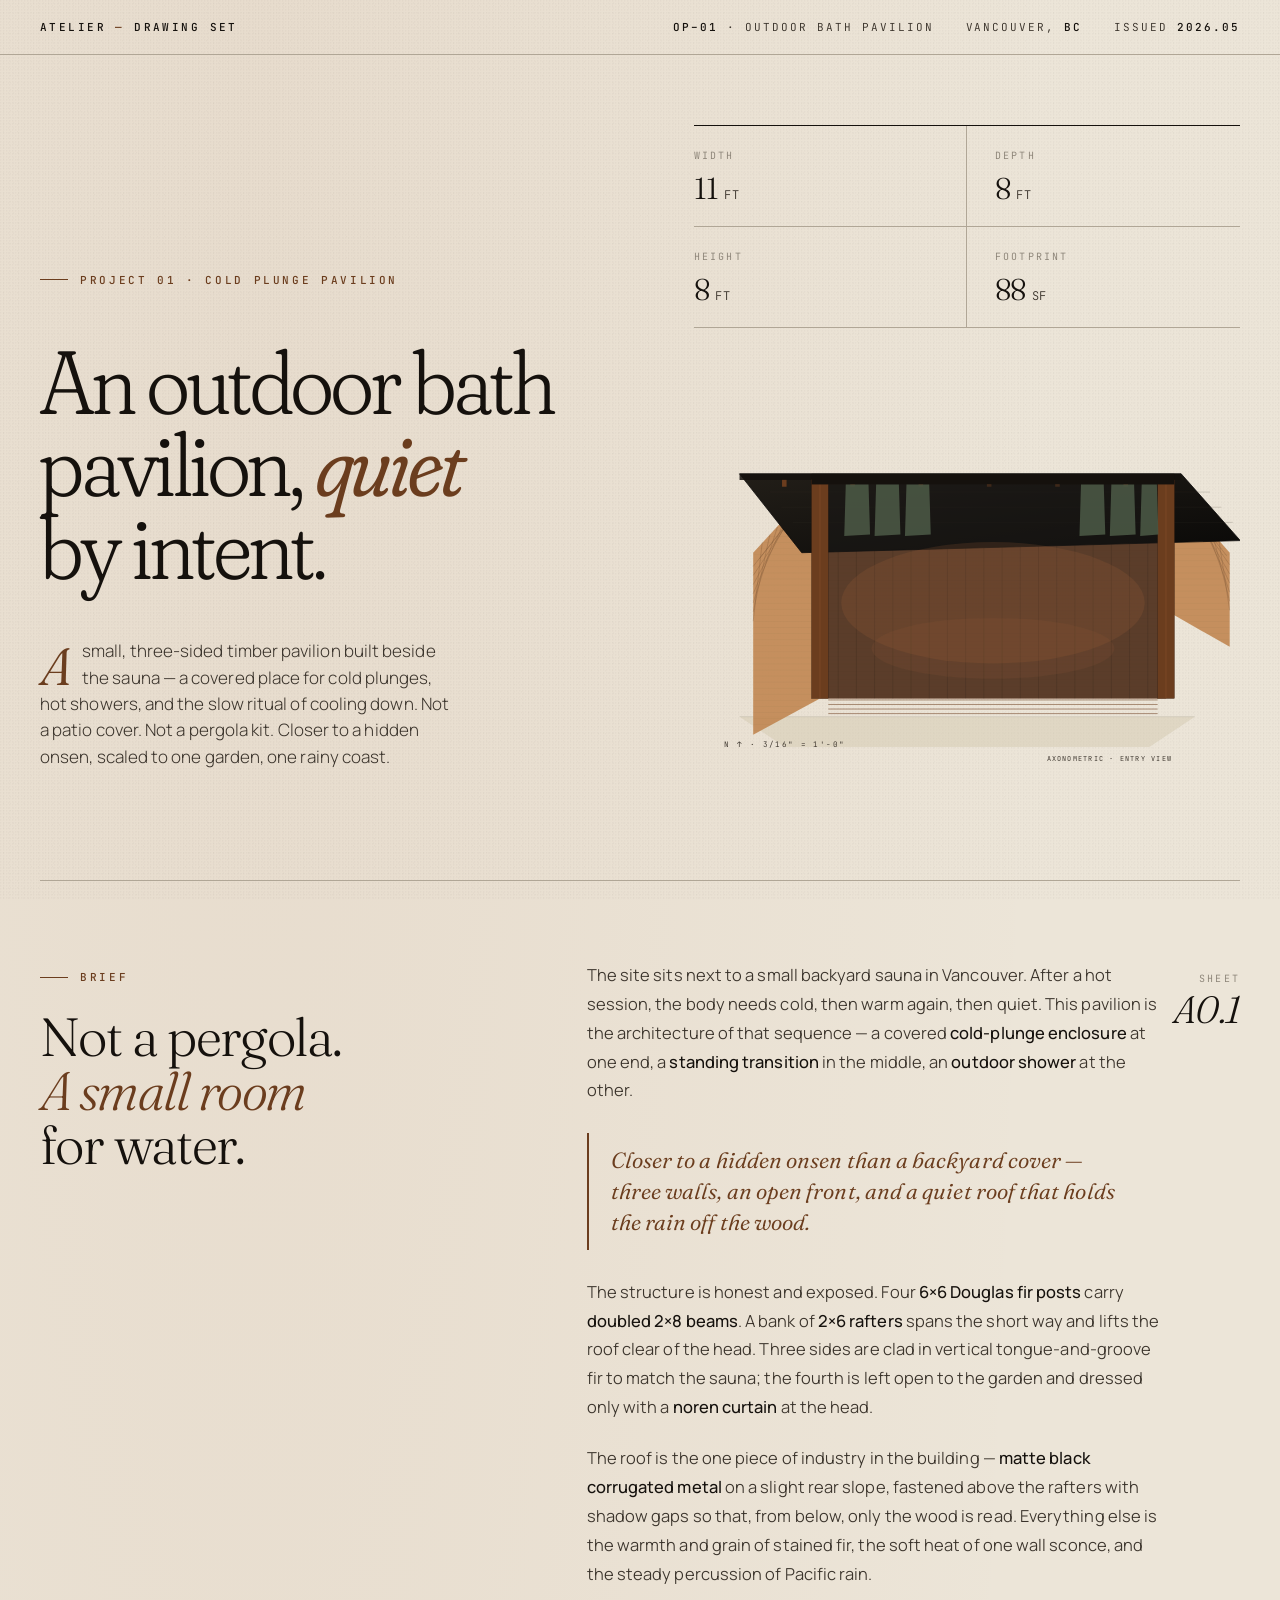
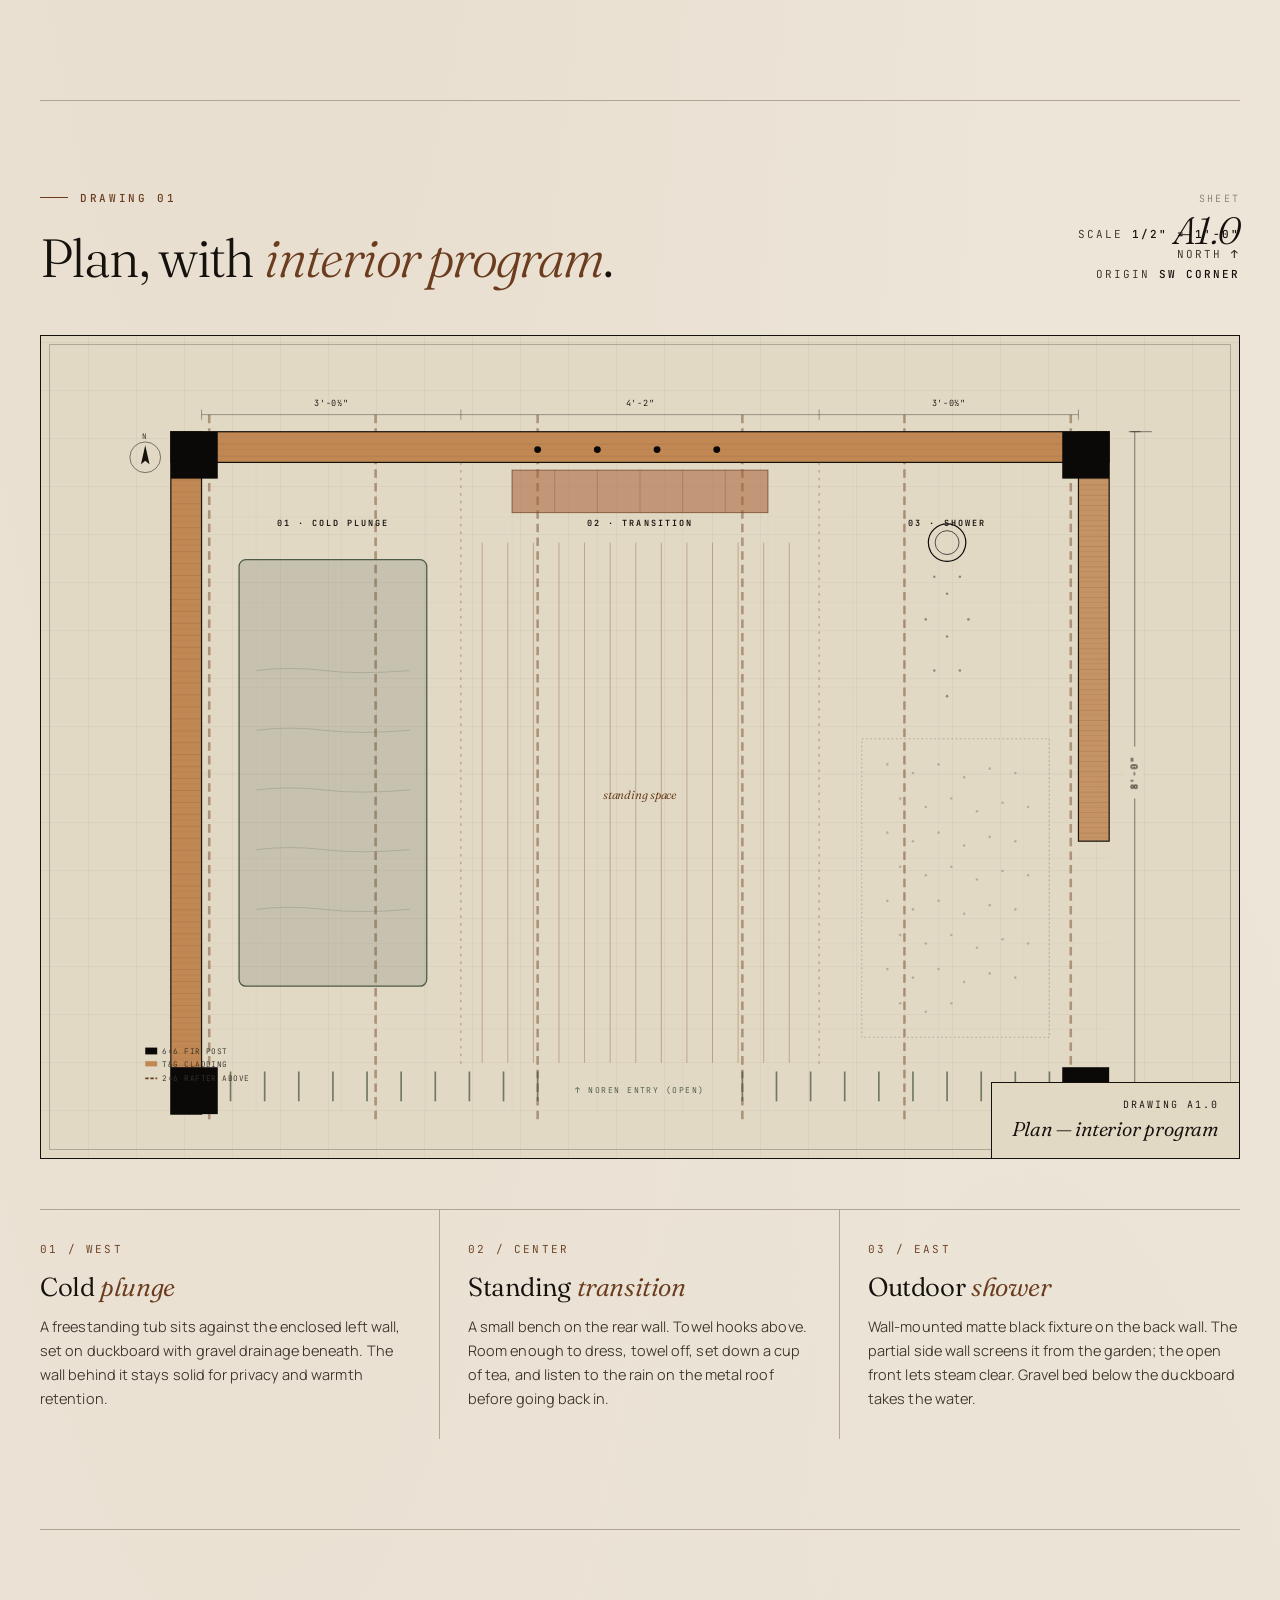
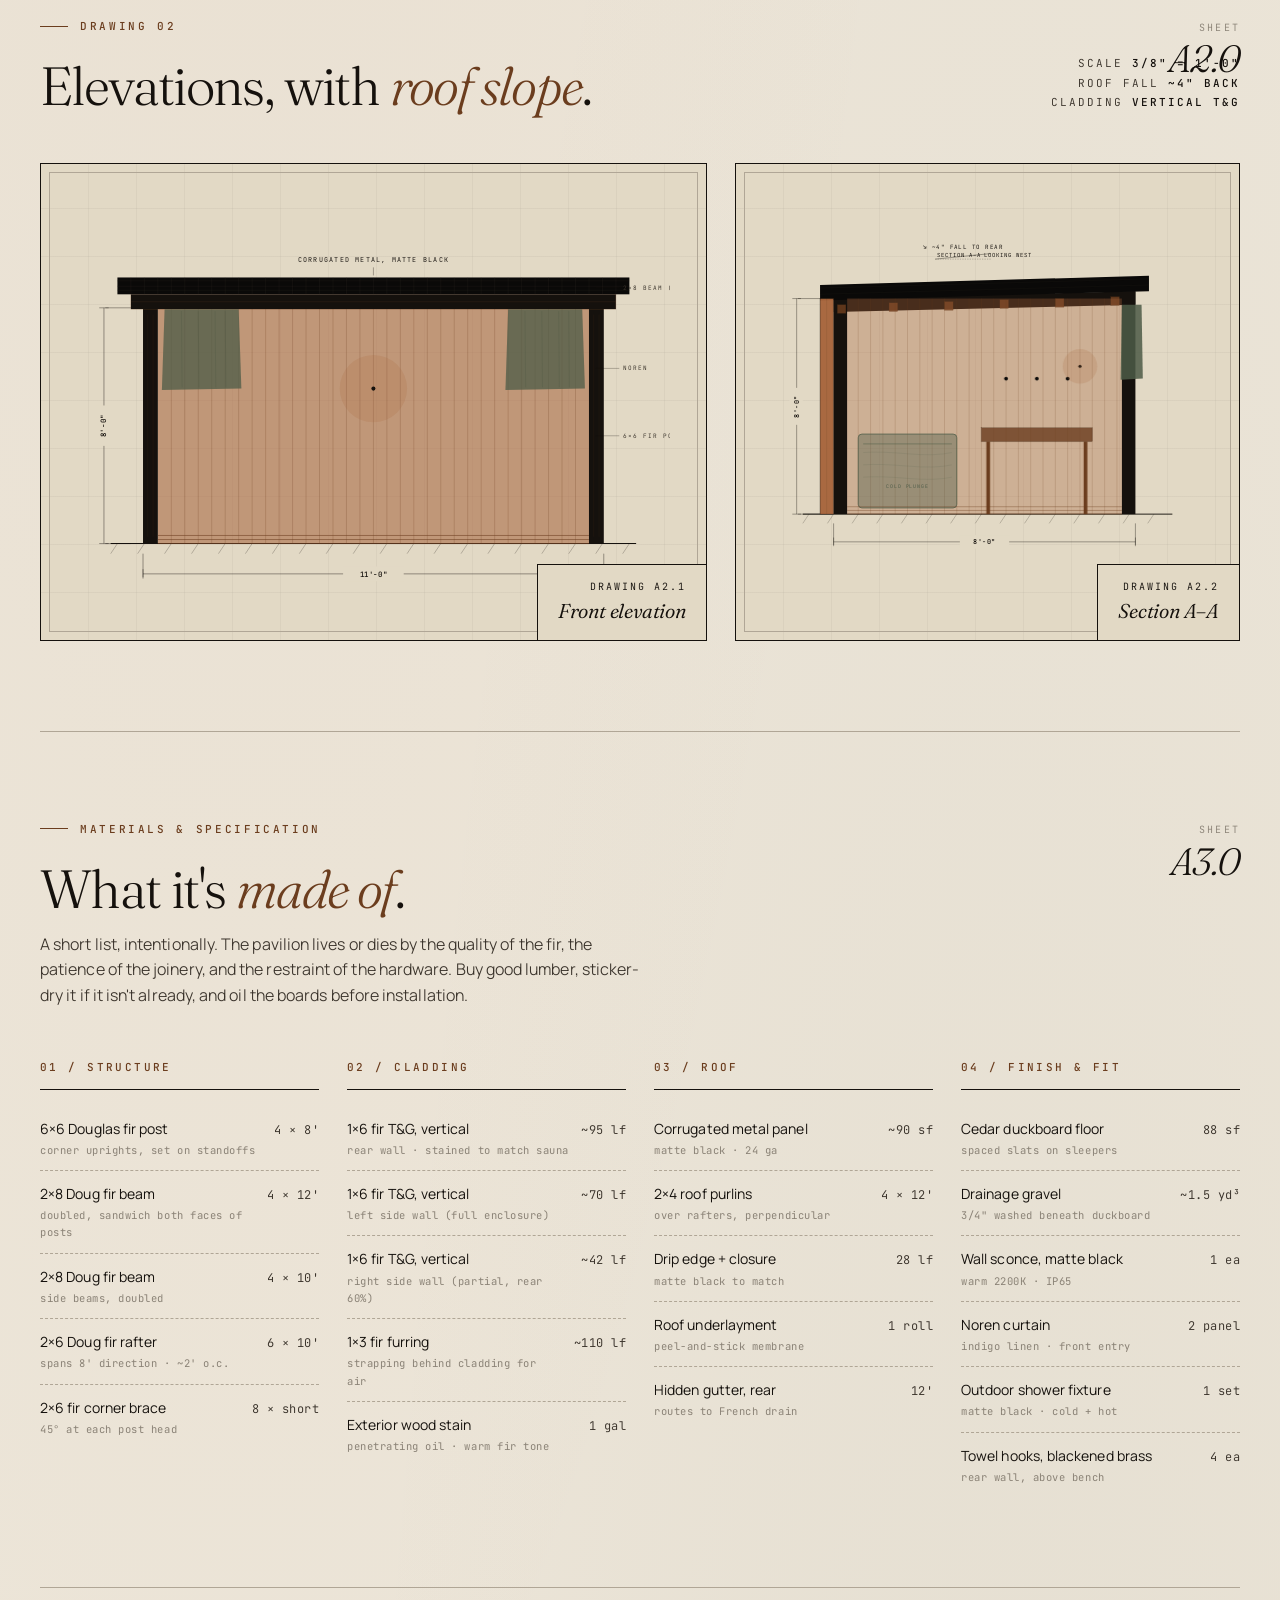
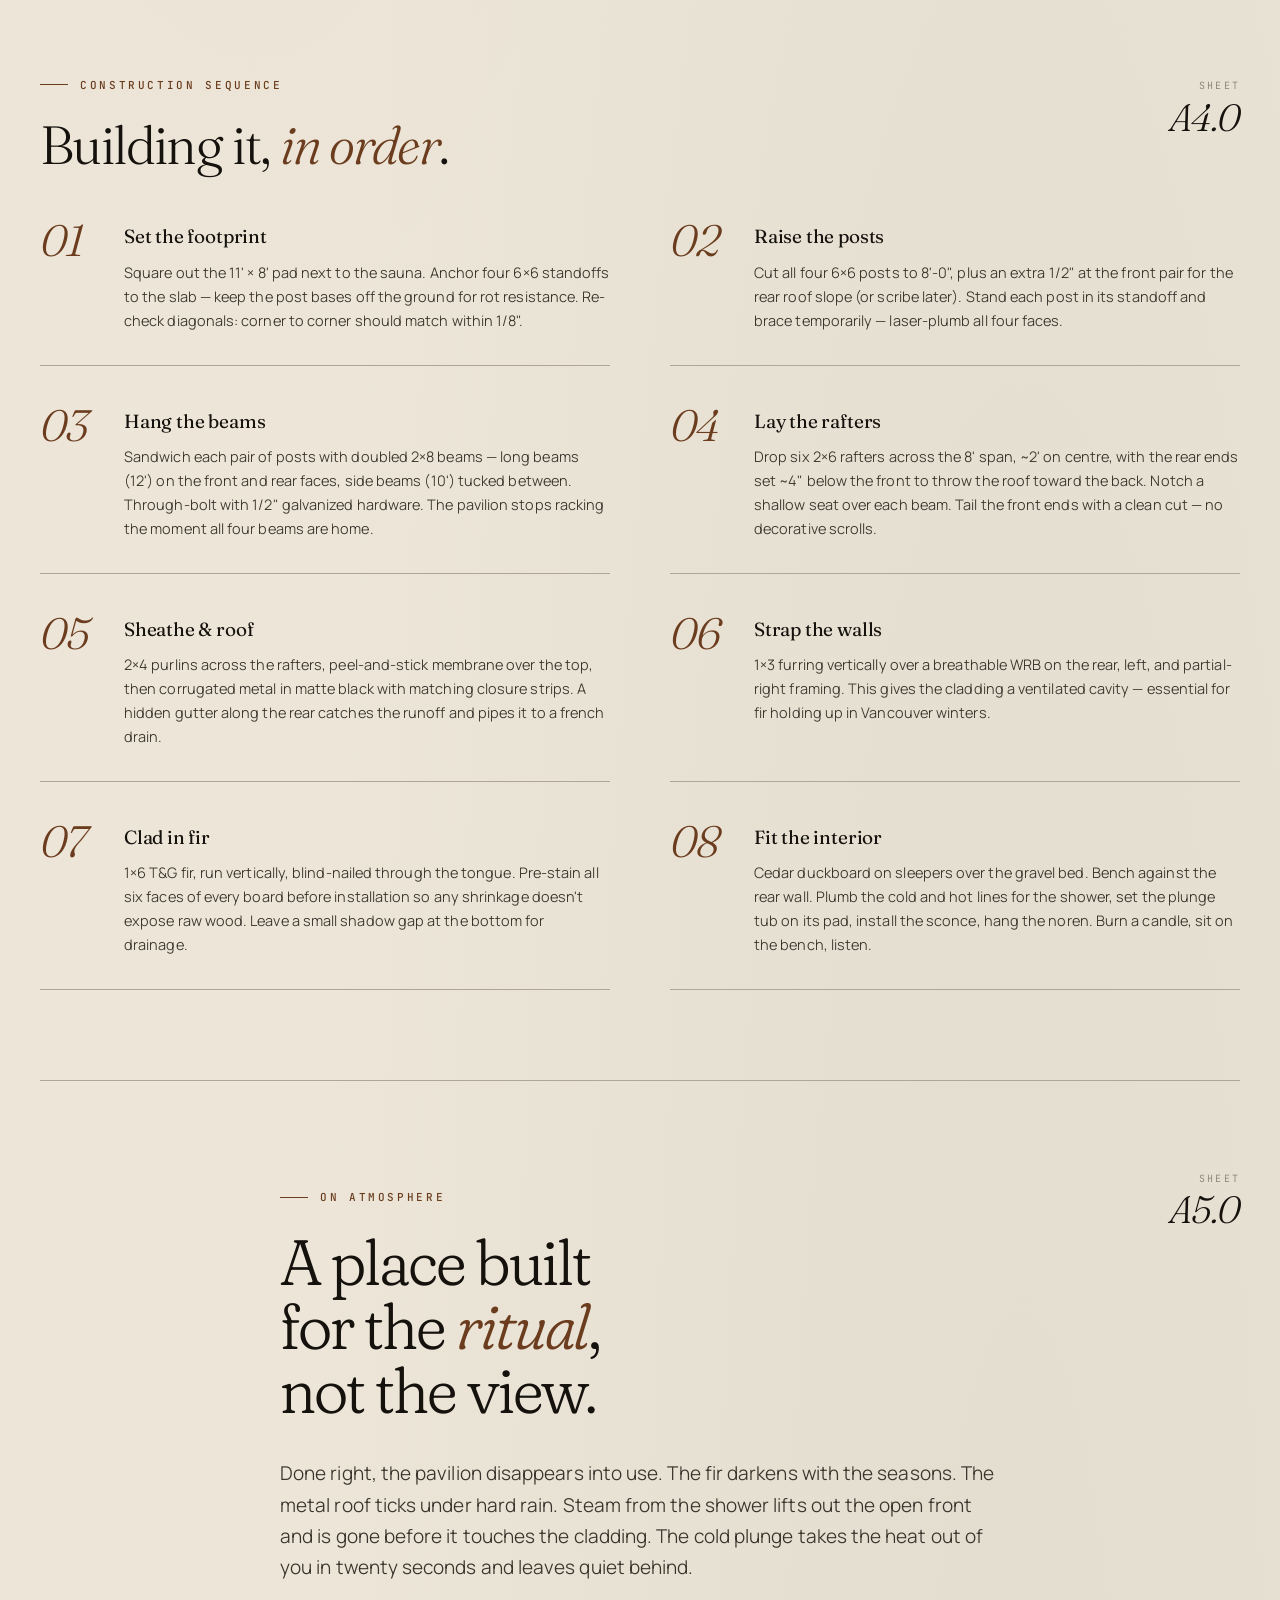
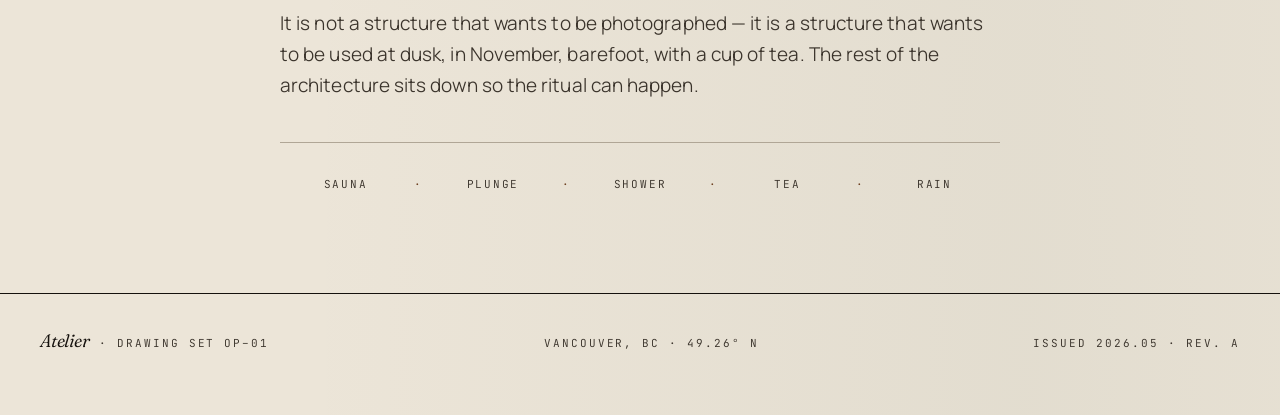
<file: pavilion.html>
<!DOCTYPE html>
<html lang="en">
<head>
<meta charset="UTF-8">
<meta name="viewport" content="width=device-width,initial-scale=1.0">
<title>OP–01 / Outdoor Bath Pavilion — Vancouver, BC</title>
<link rel="preconnect" href="https://fonts.googleapis.com">
<link rel="preconnect" href="https://fonts.gstatic.com" crossorigin>
<link rel="stylesheet" href="https://fonts.googleapis.com/css2?family=Fraunces:ital,opsz,wght,SOFT@0,9..144,300..900,30..100;1,9..144,300..900,30..100&family=Manrope:wght@200..800&family=JetBrains+Mono:wght@300..600&display=swap">
<style>
  :root {
    --paper:        #ECE5D8;
    --paper-warm:   #E2D9C5;
    --paper-deep:   #D4C9B0;
    --ink:          #15110D;
    --ink-soft:     #3A332B;
    --char:         #221E18;
    --black:        #0A0908;
    --fir:          #A6633A;
    --fir-deep:     #6B3D1E;
    --fir-shadow:   #3F2412;
    --sage:         #4D5B47;
    --line:         #B0A696;
    --line-soft:    #CAC0AE;
    --rule:         #8A8276;
    --grain:        rgba(20,15,10,0.035);

    --f-display: 'Fraunces', 'Georgia', serif;
    --f-body: 'Manrope', system-ui, sans-serif;
    --f-mono: 'JetBrains Mono', ui-monospace, monospace;
  }

  *,*::before,*::after { box-sizing: border-box; margin: 0; padding: 0; }

  html { scroll-behavior: smooth; }

  body {
    background:
      radial-gradient(ellipse at 20% 0%, rgba(166,99,58,0.07), transparent 55%),
      radial-gradient(ellipse at 80% 100%, rgba(77,91,71,0.06), transparent 50%),
      var(--paper);
    color: var(--ink);
    font-family: var(--f-body);
    font-weight: 350;
    font-size: 15px;
    line-height: 1.65;
    letter-spacing: 0.005em;
    -webkit-font-smoothing: antialiased;
    min-height: 100vh;
    position: relative;
    overflow-x: hidden;
  }

  /* Paper grain texture overlay */
  body::before {
    content: "";
    position: fixed; inset: 0;
    pointer-events: none;
    background-image:
      radial-gradient(circle at 25% 30%, var(--grain) 0.5px, transparent 1px),
      radial-gradient(circle at 70% 60%, var(--grain) 0.4px, transparent 1px),
      radial-gradient(circle at 50% 80%, var(--grain) 0.5px, transparent 1px);
    background-size: 3px 3px, 5px 5px, 7px 7px;
    opacity: 0.6;
    z-index: 1;
    mix-blend-mode: multiply;
  }

  /* ============== TOP BAR ============== */
  .topbar {
    position: relative;
    z-index: 10;
    border-bottom: 1px solid var(--line);
    padding: 18px 40px;
    display: flex;
    justify-content: space-between;
    align-items: baseline;
    gap: 24px;
    font-family: var(--f-mono);
    font-size: 11px;
    letter-spacing: 0.18em;
    text-transform: uppercase;
    color: var(--ink-soft);
  }
  .topbar .brand {
    color: var(--ink);
    font-weight: 500;
    letter-spacing: 0.22em;
  }
  .topbar .brand span { color: var(--fir-deep); }
  .topbar .meta {
    display: flex;
    gap: 32px;
  }
  .topbar .meta b { font-weight: 500; color: var(--ink); }

  /* ============== LAYOUT ============== */
  main {
    position: relative;
    z-index: 5;
    max-width: 1440px;
    margin: 0 auto;
    padding: 0 40px;
  }

  section {
    position: relative;
    padding: 90px 0;
  }

  /* Sheet marker — like a drawing sheet code */
  .sheet-mark {
    position: absolute;
    top: 90px;
    right: 0;
    font-family: var(--f-mono);
    font-size: 10px;
    letter-spacing: 0.22em;
    text-transform: uppercase;
    color: var(--rule);
    text-align: right;
  }
  .sheet-mark .num {
    display: block;
    font-family: var(--f-display);
    font-weight: 300;
    font-size: 38px;
    line-height: 1;
    letter-spacing: -0.02em;
    color: var(--ink);
    margin-top: 4px;
    font-style: italic;
  }

  .eyebrow {
    font-family: var(--f-mono);
    font-size: 11px;
    letter-spacing: 0.24em;
    text-transform: uppercase;
    color: var(--fir-deep);
    font-weight: 500;
    margin-bottom: 24px;
    display: inline-flex;
    align-items: center;
    gap: 12px;
  }
  .eyebrow::before {
    content: "";
    width: 28px;
    height: 1px;
    background: var(--fir-deep);
  }

  h1, h2, h3 {
    font-family: var(--f-display);
    font-weight: 350;
    letter-spacing: -0.025em;
    color: var(--ink);
    font-feature-settings: "ss01";
  }

  /* ============== COVER ============== */
  .cover {
    padding-top: 70px;
    padding-bottom: 110px;
    display: grid;
    grid-template-columns: 1.05fr 1fr;
    gap: 80px;
    align-items: end;
    min-height: 78vh;
  }

  .cover-left h1 {
    font-size: clamp(48px, 7vw, 108px);
    line-height: 0.92;
    font-weight: 300;
    margin: 28px 0 50px;
    font-variation-settings: "SOFT" 100, "opsz" 144;
  }
  .cover-left h1 em {
    font-style: italic;
    color: var(--fir-deep);
    font-weight: 350;
  }
  .cover-left .lede {
    max-width: 420px;
    font-size: 17px;
    line-height: 1.55;
    color: var(--ink-soft);
    font-weight: 300;
  }
  .cover-left .lede::first-letter {
    font-family: var(--f-display);
    font-size: 52px;
    line-height: 0.85;
    float: left;
    margin: 6px 10px -4px 0;
    color: var(--fir-deep);
    font-weight: 350;
    font-style: italic;
  }

  .cover-right {
    align-self: end;
  }

  .specgrid {
    display: grid;
    grid-template-columns: 1fr 1fr;
    border-top: 1px solid var(--ink);
    margin-bottom: 32px;
  }
  .spec {
    padding: 22px 0;
    border-bottom: 1px solid var(--line);
  }
  .spec:nth-child(odd) { padding-right: 28px; border-right: 1px solid var(--line); }
  .spec:nth-child(even) { padding-left: 28px; }
  .spec .label {
    font-family: var(--f-mono);
    font-size: 10px;
    letter-spacing: 0.22em;
    text-transform: uppercase;
    color: var(--rule);
    margin-bottom: 8px;
  }
  .spec .value {
    font-family: var(--f-display);
    font-size: 30px;
    font-weight: 300;
    line-height: 1.05;
    color: var(--ink);
    letter-spacing: -0.02em;
  }
  .spec .unit {
    font-family: var(--f-mono);
    font-size: 12px;
    color: var(--ink-soft);
    margin-left: 6px;
    letter-spacing: 0.05em;
  }

  .cover-svg {
    width: 100%;
    height: auto;
    display: block;
    margin-top: 8px;
  }

  /* ============== CONCEPT ============== */
  .concept {
    border-top: 1px solid var(--line);
    padding-top: 80px;
    display: grid;
    grid-template-columns: 1fr 1.4fr;
    gap: 80px;
  }
  .concept .label-col {
    position: relative;
  }
  .concept h2 {
    font-size: clamp(34px, 4.2vw, 56px);
    font-weight: 300;
    line-height: 1.0;
    letter-spacing: -0.03em;
    max-width: 320px;
  }
  .concept h2 em {
    font-style: italic;
    color: var(--fir-deep);
  }
  .concept .body p {
    font-size: 16.5px;
    line-height: 1.75;
    color: var(--ink-soft);
    margin-bottom: 22px;
    max-width: 580px;
  }
  .concept .body p strong {
    color: var(--ink);
    font-weight: 500;
  }
  .pull {
    font-family: var(--f-display);
    font-style: italic;
    font-weight: 350;
    font-size: 22px;
    line-height: 1.4;
    color: var(--fir-deep);
    padding: 12px 0 12px 22px;
    border-left: 2px solid var(--fir-deep);
    margin: 28px 0;
    max-width: 540px;
  }

  /* ============== SHEET (Drawing) ============== */
  .sheet {
    border-top: 1px solid var(--line);
    padding-top: 80px;
  }
  .sheet header {
    display: flex;
    justify-content: space-between;
    align-items: end;
    margin-bottom: 50px;
    gap: 40px;
  }
  .sheet h2 {
    font-size: clamp(34px, 4.2vw, 56px);
    font-weight: 300;
    line-height: 1.0;
    letter-spacing: -0.03em;
  }
  .sheet h2 em { font-style: italic; color: var(--fir-deep); }

  .sheet-meta {
    text-align: right;
    font-family: var(--f-mono);
    font-size: 11px;
    letter-spacing: 0.18em;
    text-transform: uppercase;
    color: var(--ink-soft);
    line-height: 1.8;
  }
  .sheet-meta b { color: var(--ink); font-weight: 500; }

  .drawing-frame {
    border: 1px solid var(--ink);
    background:
      repeating-linear-gradient(0deg, transparent, transparent 47px, rgba(20,17,13,0.04) 47px, rgba(20,17,13,0.04) 48px),
      repeating-linear-gradient(90deg, transparent, transparent 47px, rgba(20,17,13,0.04) 47px, rgba(20,17,13,0.04) 48px),
      var(--paper-warm);
    padding: 36px;
    position: relative;
  }
  .drawing-frame::before {
    content: "";
    position: absolute;
    inset: 8px;
    border: 1px solid var(--line);
    pointer-events: none;
  }

  .drawing-title {
    position: absolute;
    bottom: 0;
    right: 0;
    background: var(--paper-warm);
    border-top: 1px solid var(--ink);
    border-left: 1px solid var(--ink);
    padding: 14px 20px;
    font-family: var(--f-mono);
    font-size: 10px;
    letter-spacing: 0.2em;
    text-transform: uppercase;
    text-align: right;
    line-height: 1.5;
    z-index: 2;
  }
  .drawing-title .big {
    display: block;
    font-family: var(--f-display);
    font-style: italic;
    font-weight: 350;
    font-size: 20px;
    letter-spacing: -0.01em;
    color: var(--ink);
    text-transform: none;
    margin-top: 2px;
  }

  .drawing-svg {
    width: 100%;
    height: auto;
    display: block;
    position: relative;
    z-index: 1;
  }

  /* Two-up drawings */
  .twoup {
    display: grid;
    grid-template-columns: 1.32fr 1fr;
    gap: 28px;
  }

  /* ============== PROGRAM ============== */
  .program {
    margin-top: 50px;
    display: grid;
    grid-template-columns: repeat(3, 1fr);
    gap: 0;
    border-top: 1px solid var(--line);
  }
  .zone {
    padding: 30px 28px 28px 0;
    border-right: 1px solid var(--line);
  }
  .zone:last-child { border-right: none; padding-right: 0; }
  .zone:not(:first-child) { padding-left: 28px; }
  .zone .znum {
    font-family: var(--f-mono);
    font-size: 11px;
    letter-spacing: 0.2em;
    color: var(--fir-deep);
    margin-bottom: 14px;
  }
  .zone h4 {
    font-family: var(--f-display);
    font-weight: 350;
    font-size: 26px;
    letter-spacing: -0.015em;
    line-height: 1.1;
    margin-bottom: 14px;
    color: var(--ink);
  }
  .zone h4 em { font-style: italic; color: var(--fir-deep); }
  .zone p {
    font-size: 14.5px;
    color: var(--ink-soft);
    line-height: 1.65;
  }

  /* ============== MATERIALS ============== */
  .materials {
    border-top: 1px solid var(--line);
    padding-top: 80px;
  }
  .materials header {
    margin-bottom: 50px;
  }
  .materials h2 {
    font-size: clamp(34px, 4.2vw, 56px);
    font-weight: 300;
    line-height: 1.0;
    letter-spacing: -0.03em;
    margin-bottom: 16px;
  }
  .materials h2 em { font-style: italic; color: var(--fir-deep); }
  .materials .sub {
    font-size: 16px;
    color: var(--ink-soft);
    max-width: 600px;
    line-height: 1.6;
  }

  .matgrid {
    display: grid;
    grid-template-columns: repeat(4, 1fr);
    gap: 36px 28px;
  }
  .matcol h5 {
    font-family: var(--f-mono);
    font-size: 11px;
    font-weight: 500;
    letter-spacing: 0.22em;
    text-transform: uppercase;
    color: var(--fir-deep);
    padding-bottom: 12px;
    margin-bottom: 16px;
    border-bottom: 1px solid var(--ink);
  }
  .matcol ul {
    list-style: none;
  }
  .matcol li {
    padding: 11px 0;
    border-bottom: 1px dashed var(--line);
    display: flex;
    justify-content: space-between;
    align-items: baseline;
    gap: 12px;
    font-size: 14px;
  }
  .matcol li:last-child { border-bottom: none; }
  .matcol li .item { color: var(--ink); font-weight: 400; }
  .matcol li .item .note {
    display: block;
    font-family: var(--f-mono);
    font-size: 10.5px;
    color: var(--rule);
    letter-spacing: 0.05em;
    margin-top: 2px;
  }
  .matcol li .qty {
    font-family: var(--f-mono);
    font-size: 12px;
    color: var(--ink-soft);
    white-space: nowrap;
    letter-spacing: 0.04em;
  }

  /* ============== SEQUENCE ============== */
  .sequence {
    border-top: 1px solid var(--line);
    padding-top: 80px;
  }
  .sequence header { margin-bottom: 50px; }
  .sequence h2 {
    font-size: clamp(34px, 4.2vw, 56px);
    font-weight: 300;
    line-height: 1.0;
    letter-spacing: -0.03em;
  }
  .sequence h2 em { font-style: italic; color: var(--fir-deep); }

  .steps {
    display: grid;
    grid-template-columns: repeat(2, 1fr);
    gap: 40px 60px;
  }
  .step {
    display: grid;
    grid-template-columns: 60px 1fr;
    gap: 24px;
    padding-bottom: 32px;
    border-bottom: 1px solid var(--line);
  }
  .step .n {
    font-family: var(--f-display);
    font-style: italic;
    font-weight: 300;
    font-size: 44px;
    line-height: 0.9;
    color: var(--fir-deep);
    letter-spacing: -0.02em;
  }
  .step h6 {
    font-family: var(--f-display);
    font-weight: 400;
    font-size: 19px;
    letter-spacing: -0.01em;
    color: var(--ink);
    margin-bottom: 8px;
  }
  .step p {
    font-size: 14.5px;
    color: var(--ink-soft);
    line-height: 1.65;
  }

  /* ============== ATMOSPHERE / CLOSING ============== */
  .atmosphere {
    border-top: 1px solid var(--line);
    padding-top: 100px;
    padding-bottom: 100px;
  }
  .atmosphere-inner {
    max-width: 720px;
    margin: 0 auto;
    text-align: left;
  }
  .atmosphere h2 {
    font-size: clamp(40px, 5vw, 72px);
    font-weight: 300;
    line-height: 1.0;
    letter-spacing: -0.03em;
    margin-bottom: 36px;
    font-variation-settings: "SOFT" 100;
  }
  .atmosphere h2 em { font-style: italic; color: var(--fir-deep); }
  .atmosphere p {
    font-size: 19px;
    line-height: 1.65;
    color: var(--ink-soft);
    margin-bottom: 24px;
  }
  .atmosphere .ritual-list {
    margin-top: 40px;
    padding-top: 32px;
    border-top: 1px solid var(--line);
    display: grid;
    grid-template-columns: repeat(5, 1fr);
    gap: 16px;
    font-family: var(--f-mono);
    font-size: 11px;
    letter-spacing: 0.16em;
    text-transform: uppercase;
    color: var(--ink-soft);
    text-align: center;
  }
  .atmosphere .ritual-list span {
    position: relative;
  }
  .atmosphere .ritual-list span:not(:last-child)::after {
    content: "·";
    position: absolute;
    right: -12px;
    color: var(--fir-deep);
  }

  /* ============== FOOTER ============== */
  footer {
    position: relative;
    z-index: 5;
    border-top: 1px solid var(--ink);
    padding: 32px 40px 60px;
    max-width: 1440px;
    margin: 0 auto;
    display: flex;
    justify-content: space-between;
    align-items: baseline;
    font-family: var(--f-mono);
    font-size: 11px;
    letter-spacing: 0.18em;
    text-transform: uppercase;
    color: var(--ink-soft);
  }
  footer .mark {
    font-family: var(--f-display);
    font-style: italic;
    font-weight: 350;
    font-size: 18px;
    letter-spacing: -0.01em;
    text-transform: none;
    color: var(--ink);
  }

  /* ============== SVG STYLING ============== */
  .dim-line { stroke: var(--ink); stroke-width: 0.6; fill: none; }
  .dim-text {
    font-family: 'JetBrains Mono', monospace;
    font-size: 11px;
    fill: var(--ink);
    letter-spacing: 0.08em;
  }
  .label-text {
    font-family: 'JetBrains Mono', monospace;
    font-size: 10px;
    fill: var(--ink-soft);
    letter-spacing: 0.18em;
    text-transform: uppercase;
  }
  .label-big {
    font-family: 'Fraunces', serif;
    font-style: italic;
    font-weight: 350;
    font-size: 14px;
    fill: var(--fir-deep);
    letter-spacing: -0.01em;
  }
  .struct-line { stroke: var(--ink); stroke-width: 1.2; fill: none; }
  .struct-fill { fill: var(--ink); }
  .wood-fill   { fill: var(--fir); }
  .wood-deep   { fill: var(--fir-deep); }
  .light-fill  { fill: var(--paper-deep); }

  /* ============== ANIMATIONS ============== */
  @keyframes fadeUp {
    from { opacity: 0; transform: translateY(14px); }
    to { opacity: 1; transform: translateY(0); }
  }
  .cover-left > *, .cover-right > * {
    animation: fadeUp 0.9s cubic-bezier(0.2, 0.7, 0.2, 1) both;
  }
  .cover-left .eyebrow { animation-delay: 0.05s; }
  .cover-left h1 { animation-delay: 0.15s; }
  .cover-left .lede { animation-delay: 0.3s; }
  .cover-right .specgrid { animation-delay: 0.4s; }
  .cover-right .cover-svg { animation-delay: 0.55s; }

  /* ============== RESPONSIVE ============== */
  @media (max-width: 980px) {
    .topbar { padding: 14px 22px; flex-wrap: wrap; gap: 12px; font-size: 10px; }
    .topbar .meta { gap: 18px; flex-wrap: wrap; }
    main { padding: 0 22px; }
    section { padding: 60px 0; }
    .sheet-mark { top: 60px; }
    .cover {
      grid-template-columns: 1fr;
      gap: 50px;
      padding-top: 50px;
      padding-bottom: 70px;
      min-height: auto;
    }
    .concept { grid-template-columns: 1fr; gap: 30px; padding-top: 60px; }
    .sheet { padding-top: 60px; }
    .sheet header { flex-direction: column; align-items: start; gap: 14px; }
    .twoup { grid-template-columns: 1fr; }
    .program { grid-template-columns: 1fr; }
    .zone { border-right: none; border-bottom: 1px solid var(--line); padding: 24px 0 !important; }
    .zone:last-child { border-bottom: none; }
    .matgrid { grid-template-columns: 1fr 1fr; gap: 28px 22px; }
    .steps { grid-template-columns: 1fr; gap: 26px; }
    .atmosphere { padding-top: 70px; padding-bottom: 70px; }
    .atmosphere .ritual-list { grid-template-columns: 1fr 1fr; gap: 14px; text-align: left; }
    .atmosphere .ritual-list span::after { display: none; }
    footer { padding: 24px 22px 40px; flex-direction: column; gap: 12px; align-items: flex-start; }
    .drawing-frame { padding: 18px; }
  }

  @media (max-width: 560px) {
    .specgrid { grid-template-columns: 1fr; }
    .spec:nth-child(odd) { padding-right: 0; border-right: none; }
    .spec:nth-child(even) { padding-left: 0; }
    .spec .value { font-size: 26px; }
    .matgrid { grid-template-columns: 1fr; }
    .drawing-title { font-size: 9px; padding: 10px 14px; }
    .drawing-title .big { font-size: 16px; }
  }
</style>
</head>
<body>

<!-- ============================================================== -->
<!-- TOP BAR                                                          -->
<!-- ============================================================== -->
<div class="topbar">
  <div class="brand">Atelier <span>—</span> Drawing Set</div>
  <div class="meta">
    <div><b>OP–01</b> · Outdoor Bath Pavilion</div>
    <div>Vancouver, <b>BC</b></div>
    <div>Issued <b>2026.05</b></div>
  </div>
</div>

<main>

<!-- ============================================================== -->
<!-- COVER SHEET                                                      -->
<!-- ============================================================== -->
<section class="cover">
  <div class="cover-left">
    <div class="eyebrow">Project 01 · Cold Plunge Pavilion</div>
    <h1>An outdoor bath<br>pavilion, <em>quiet</em><br>by intent.</h1>
    <p class="lede">
      A small, three-sided timber pavilion built beside the sauna — a covered place
      for cold plunges, hot showers, and the slow ritual of cooling down. Not a
      patio cover. Not a pergola kit. Closer to a hidden onsen, scaled to one
      garden, one rainy coast.
    </p>
  </div>

  <div class="cover-right">
    <div class="specgrid">
      <div class="spec">
        <div class="label">Width</div>
        <div class="value">11<span class="unit">FT</span></div>
      </div>
      <div class="spec">
        <div class="label">Depth</div>
        <div class="value">8<span class="unit">FT</span></div>
      </div>
      <div class="spec">
        <div class="label">Height</div>
        <div class="value">8<span class="unit">FT</span></div>
      </div>
      <div class="spec">
        <div class="label">Footprint</div>
        <div class="value">88<span class="unit">SF</span></div>
      </div>
    </div>

    <!-- COVER AXONOMETRIC -->
    <svg class="cover-svg" viewBox="0 0 720 540" xmlns="http://www.w3.org/2000/svg">
      <defs>
        <pattern id="boards" patternUnits="userSpaceOnUse" width="10" height="10" patternTransform="rotate(0)">
          <rect width="10" height="10" fill="#A6633A"/>
          <line x1="0" y1="0" x2="10" y2="0" stroke="#6B3D1E" stroke-width="0.4" opacity="0.5"/>
          <line x1="0" y1="5" x2="10" y2="5" stroke="#6B3D1E" stroke-width="0.3" opacity="0.3"/>
        </pattern>
        <pattern id="boards-light" patternUnits="userSpaceOnUse" width="8" height="8">
          <rect width="8" height="8" fill="#C18854"/>
          <line x1="0" y1="0" x2="8" y2="0" stroke="#6B3D1E" stroke-width="0.3" opacity="0.4"/>
        </pattern>
        <linearGradient id="roofGrad" x1="0%" y1="0%" x2="100%" y2="100%">
          <stop offset="0%" stop-color="#221E18"/>
          <stop offset="100%" stop-color="#0A0908"/>
        </linearGradient>
      </defs>

      <!-- Ground plane (subtle) -->
      <polygon points="60,470 660,470 600,510 120,510" fill="#D4C9B0" opacity="0.5"/>
      <line x1="60" y1="470" x2="660" y2="470" stroke="#8A8276" stroke-width="0.5" opacity="0.5"/>

      <!-- 11x8x8 axonometric (30 degree projection) -->
      <!-- We use scale: 1 ft = ~36 px horizontally, 36 px*0.866 vertically; height: 1 ft = 36 px -->
      <!-- ORIGIN at front-left base post -->
      <!-- 11ft wide (right), 8ft deep (back), 8ft tall (up) -->

      <!-- Back wall (T&G cladding) -->
      <polygon points="166,158 622,158 622,446 166,446" fill="url(#boards)" opacity="0.95"/>
      <!-- vertical board lines on back wall -->
      <g stroke="#3F2412" stroke-width="0.5" opacity="0.55">
        <line x1="190" y1="158" x2="190" y2="446"/>
        <line x1="214" y1="158" x2="214" y2="446"/>
        <line x1="238" y1="158" x2="238" y2="446"/>
        <line x1="262" y1="158" x2="262" y2="446"/>
        <line x1="286" y1="158" x2="286" y2="446"/>
        <line x1="310" y1="158" x2="310" y2="446"/>
        <line x1="334" y1="158" x2="334" y2="446"/>
        <line x1="358" y1="158" x2="358" y2="446"/>
        <line x1="382" y1="158" x2="382" y2="446"/>
        <line x1="406" y1="158" x2="406" y2="446"/>
        <line x1="430" y1="158" x2="430" y2="446"/>
        <line x1="454" y1="158" x2="454" y2="446"/>
        <line x1="478" y1="158" x2="478" y2="446"/>
        <line x1="502" y1="158" x2="502" y2="446"/>
        <line x1="526" y1="158" x2="526" y2="446"/>
        <line x1="550" y1="158" x2="550" y2="446"/>
        <line x1="574" y1="158" x2="574" y2="446"/>
        <line x1="598" y1="158" x2="598" y2="446"/>
      </g>

      <!-- Left side wall (in projection, leftward and forward) -->
      <polygon points="166,158 78,254 78,494 166,446" fill="url(#boards-light)" opacity="0.92"/>
      <!-- vertical slat hints -->
      <g stroke="#3F2412" stroke-width="0.4" opacity="0.55">
        <line x1="160" y1="170" x2="86" y2="262"/>
        <line x1="150" y1="180" x2="78" y2="272"/>
        <line x1="140" y1="190" x2="78" y2="284"/>
        <line x1="130" y1="200" x2="78" y2="296"/>
        <line x1="120" y1="210" x2="78" y2="308"/>
        <line x1="110" y1="220" x2="78" y2="320"/>
        <line x1="100" y1="230" x2="78" y2="332"/>
        <line x1="90" y1="240" x2="78" y2="344"/>
      </g>

      <!-- Right side wall - partial privacy -->
      <!-- back portion (full) -->
      <polygon points="622,158 706,254 706,378 622,330" fill="url(#boards-light)" opacity="0.92"/>
      <g stroke="#3F2412" stroke-width="0.4" opacity="0.55">
        <line x1="630" y1="166" x2="702" y2="258"/>
        <line x1="640" y1="176" x2="706" y2="270"/>
        <line x1="650" y1="186" x2="706" y2="282"/>
        <line x1="660" y1="196" x2="706" y2="294"/>
        <line x1="670" y1="206" x2="706" y2="306"/>
        <line x1="680" y1="216" x2="706" y2="318"/>
        <line x1="690" y1="226" x2="706" y2="330"/>
      </g>

      <!-- ROOF (sloped down toward back) -->
      <!-- Front edge higher; back edge lower (rear slope per brief) -->
      <!-- Roof front-left, front-right, back-right, back-left -->
      <polygon points="60,150 642,150 720,238 142,254" fill="url(#roofGrad)"/>
      <!-- Roof shadow line -->
      <polygon points="60,150 642,150 720,238 142,254" fill="none" stroke="#0A0908" stroke-width="1"/>
      <!-- Roof corrugation/lines -->
      <g stroke="#3A332B" stroke-width="0.4" opacity="0.6">
        <line x1="100" y1="174" x2="680" y2="174"/>
        <line x1="115" y1="194" x2="695" y2="194"/>
        <line x1="130" y1="214" x2="710" y2="214"/>
      </g>

      <!-- Roof underside hint at front (shadow) -->
      <polygon points="60,150 642,150 642,158 60,158" fill="#15110D" opacity="0.85"/>

      <!-- Rafters (exposed at front edge) - 6 visible rafter tails -->
      <g fill="#6B3D1E">
        <rect x="116" y="158" width="6" height="9"/>
        <rect x="206" y="158" width="6" height="9"/>
        <rect x="296" y="158" width="6" height="9"/>
        <rect x="386" y="158" width="6" height="9"/>
        <rect x="476" y="158" width="6" height="9"/>
        <rect x="566" y="158" width="6" height="9"/>
      </g>

      <!-- FRONT POSTS (6x6, visible at front opening) -->
      <!-- Front-left post -->
      <rect x="155" y="158" width="22" height="288" fill="#6B3D1E"/>
      <rect x="155" y="158" width="22" height="288" fill="none" stroke="#3F2412" stroke-width="0.6"/>
      <line x1="166" y1="158" x2="166" y2="446" stroke="#A6633A" stroke-width="0.7" opacity="0.5"/>
      <!-- Front-right post -->
      <rect x="611" y="158" width="22" height="288" fill="#6B3D1E"/>
      <rect x="611" y="158" width="22" height="288" fill="none" stroke="#3F2412" stroke-width="0.6"/>
      <line x1="622" y1="158" x2="622" y2="446" stroke="#A6633A" stroke-width="0.7" opacity="0.5"/>

      <!-- Front beam (double 2x8) -->
      <rect x="155" y="150" width="478" height="14" fill="#15110D"/>

      <!-- Open front (interior glimpse) - dark interior -->
      <polygon points="177,164 611,164 611,446 177,446" fill="#1A1816" opacity="0.55"/>

      <!-- Noren curtain hint - subtle fabric panels hanging from front beam -->
      <g fill="#4D5B47" opacity="0.85">
        <path d="M 200 164 L 230 164 L 232 230 L 198 232 Z"/>
        <path d="M 240 164 L 270 164 L 272 230 L 238 232 Z"/>
        <path d="M 280 164 L 310 164 L 312 230 L 278 232 Z"/>
        <path d="M 510 164 L 540 164 L 542 230 L 508 232 Z"/>
        <path d="M 550 164 L 580 164 L 582 230 L 548 232 Z"/>
        <path d="M 590 164 L 610 164 L 612 230 L 588 232 Z"/>
      </g>

      <!-- Soft warm glow from inside -->
      <ellipse cx="394" cy="320" rx="200" ry="80" fill="#A6633A" opacity="0.18"/>
      <ellipse cx="394" cy="380" rx="160" ry="40" fill="#A6633A" opacity="0.12"/>

      <!-- Ground / duckboard hint at front -->
      <g stroke="#6B3D1E" stroke-width="1" opacity="0.7">
        <line x1="177" y1="448" x2="611" y2="448"/>
        <line x1="177" y1="454" x2="611" y2="454"/>
        <line x1="177" y1="460" x2="611" y2="460"/>
        <line x1="177" y1="466" x2="611" y2="466"/>
      </g>

      <!-- Compass / scale indicator -->
      <g transform="translate(40, 510)">
        <text x="0" y="0" class="label-text">N ↑   ·   3/16" = 1'-0"</text>
      </g>

      <!-- Drawing label -->
      <g transform="translate(630, 528)">
        <text x="0" y="0" class="label-text" text-anchor="end" style="font-size:9px">AXONOMETRIC · ENTRY VIEW</text>
      </g>
    </svg>
  </div>
</section>

<!-- ============================================================== -->
<!-- CONCEPT                                                          -->
<!-- ============================================================== -->
<section class="concept">
  <div class="sheet-mark">Sheet<span class="num">A0.1</span></div>

  <div class="label-col">
    <div class="eyebrow">Brief</div>
    <h2>Not a pergola.<br><em>A small room</em><br>for water.</h2>
  </div>

  <div class="body">
    <p>
      The site sits next to a small backyard sauna in Vancouver. After a hot session,
      the body needs cold, then warm again, then quiet. This pavilion is the
      architecture of that sequence — a covered <strong>cold-plunge enclosure</strong> at one end,
      a <strong>standing transition</strong> in the middle, an <strong>outdoor shower</strong> at the other.
    </p>

    <div class="pull">
      Closer to a hidden onsen than a backyard cover — three walls, an open front,
      and a quiet roof that holds the rain off the wood.
    </div>

    <p>
      The structure is honest and exposed. Four <strong>6×6 Douglas fir posts</strong> carry
      <strong>doubled 2×8 beams</strong>. A bank of <strong>2×6 rafters</strong> spans the short way and lifts
      the roof clear of the head. Three sides are clad in vertical tongue-and-groove
      fir to match the sauna; the fourth is left open to the garden and dressed only
      with a <strong>noren curtain</strong> at the head.
    </p>

    <p>
      The roof is the one piece of industry in the building — <strong>matte black corrugated
      metal</strong> on a slight rear slope, fastened above the rafters with shadow gaps so
      that, from below, only the wood is read. Everything else is the warmth and grain
      of stained fir, the soft heat of one wall sconce, and the steady percussion of
      Pacific rain.
    </p>
  </div>
</section>

<!-- ============================================================== -->
<!-- PLAN SHEET                                                       -->
<!-- ============================================================== -->
<section class="sheet">
  <div class="sheet-mark">Sheet<span class="num">A1.0</span></div>

  <header>
    <div>
      <div class="eyebrow">Drawing 01</div>
      <h2>Plan, with <em>interior program</em>.</h2>
    </div>
    <div class="sheet-meta">
      Scale <b>1/2" = 1'-0"</b><br>
      North <b>↑</b><br>
      Origin <b>SW corner</b>
    </div>
  </header>

  <div class="drawing-frame">
    <!-- PLAN VIEW SVG -->
    <svg class="drawing-svg" viewBox="0 0 1320 880" xmlns="http://www.w3.org/2000/svg">
      <!-- 132" x 96" = scale 10x.  Plus margins for dimension lines. -->
      <!-- Pavilion footprint sits inside this with 130 unit margin all around -->
      <!-- footprint: x 130..1190, y 130..850 (W=1060, D=720 — 132"x96" exact would be 1320x960; reducing for margins) -->
      <!-- Let's just use raw scale 10x = 1320x960 inside, and have an outer space for dims -->

      <!-- We'll center: footprint at 110..1210 (W=1100=110" no that's 11ft 0in... but let's keep using simple proportions. Use 1100 wide x 800 deep for the pavilion. -->

      <!-- Pavilion footprint coords -->
      <!-- top-left: 110, 90; width: 1100; height: 720 -->
      <!-- 11 ft = 1100 px (scale 100 px = 1 ft), 8 ft = 800 px... but we have 720. Use 1100x800 inside total 1320x880 viewBox -->
      <!-- Redo: viewBox 1320x880. Pavilion: x=110..1210 (w=1100), y=70..870 (h=800). So scale 100px = 1 ft. -->

      <defs>
        <pattern id="planBoards" patternUnits="userSpaceOnUse" width="14" height="14" patternTransform="rotate(0)">
          <rect width="14" height="14" fill="#C18854"/>
          <line x1="0" y1="0" x2="14" y2="0" stroke="#6B3D1E" stroke-width="0.4"/>
          <line x1="0" y1="7" x2="14" y2="7" stroke="#6B3D1E" stroke-width="0.25" opacity="0.5"/>
        </pattern>
        <pattern id="planBoardsThin" patternUnits="userSpaceOnUse" width="12" height="12">
          <rect width="12" height="12" fill="#C18854" opacity="0.85"/>
          <line x1="0" y1="0" x2="12" y2="0" stroke="#6B3D1E" stroke-width="0.4"/>
          <line x1="0" y1="6" x2="12" y2="6" stroke="#6B3D1E" stroke-width="0.25" opacity="0.5"/>
        </pattern>
      </defs>

      <!-- Subtle 1ft grid -->
      <g stroke="#B0A696" stroke-width="0.3" opacity="0.35">
        <line x1="210" y1="70" x2="210" y2="870"/>
        <line x1="310" y1="70" x2="310" y2="870"/>
        <line x1="410" y1="70" x2="410" y2="870"/>
        <line x1="510" y1="70" x2="510" y2="870"/>
        <line x1="610" y1="70" x2="610" y2="870"/>
        <line x1="710" y1="70" x2="710" y2="870"/>
        <line x1="810" y1="70" x2="810" y2="870"/>
        <line x1="910" y1="70" x2="910" y2="870"/>
        <line x1="1010" y1="70" x2="1010" y2="870"/>
        <line x1="1110" y1="70" x2="1110" y2="870"/>

        <line x1="110" y1="170" x2="1210" y2="170"/>
        <line x1="110" y1="270" x2="1210" y2="270"/>
        <line x1="110" y1="370" x2="1210" y2="370"/>
        <line x1="110" y1="470" x2="1210" y2="470"/>
        <line x1="110" y1="570" x2="1210" y2="570"/>
        <line x1="110" y1="670" x2="1210" y2="670"/>
        <line x1="110" y1="770" x2="1210" y2="770"/>
      </g>

      <!-- Rafters overhead (dashed) - run the 8ft direction (north-south), spaced along 11ft -->
      <!-- 6 rafters: at 1', 3', 5', 7', 9', 10.5' from left (so spacing ~2', last closer to right post) -->
      <!-- Or evenly: positions 0.5', 2.5', 4.5', 6.5', 8.5', 10.5' (6 rafters at ~2' on center) -->
      <g stroke="#6B3D1E" stroke-width="3" stroke-dasharray="10 6" opacity="0.45" fill="none">
        <line x1="155" y1="50" x2="155" y2="890"/>
        <line x1="350" y1="50" x2="350" y2="890"/>
        <line x1="540" y1="50" x2="540" y2="890"/>
        <line x1="780" y1="50" x2="780" y2="890"/>
        <line x1="970" y1="50" x2="970" y2="890"/>
        <line x1="1165" y1="50" x2="1165" y2="890"/>
      </g>

      <!-- Rear wall (top) - solid cladding -->
      <rect x="110" y="70" width="1100" height="36" fill="url(#planBoards)"/>
      <rect x="110" y="70" width="1100" height="36" fill="none" stroke="#15110D" stroke-width="1.4"/>

      <!-- Left wall (full enclosure) -->
      <rect x="110" y="70" width="36" height="800" fill="url(#planBoards)"/>
      <rect x="110" y="70" width="36" height="800" fill="none" stroke="#15110D" stroke-width="1.4"/>

      <!-- Right wall (partial - back 60% only, per brief: "partial privacy wall") -->
      <rect x="1174" y="70" width="36" height="480" fill="url(#planBoardsThin)"/>
      <rect x="1174" y="70" width="36" height="480" fill="none" stroke="#15110D" stroke-width="1.4"/>

      <!-- POSTS at corners (6x6 = ~55px, drawn as filled black squares) -->
      <!-- Back-left -->
      <rect x="110" y="70" width="55" height="55" fill="#0A0908"/>
      <!-- Back-right -->
      <rect x="1155" y="70" width="55" height="55" fill="#0A0908"/>
      <!-- Front-left -->
      <rect x="110" y="815" width="55" height="55" fill="#0A0908"/>
      <!-- Front-right -->
      <rect x="1155" y="815" width="55" height="55" fill="#0A0908"/>

      <!-- INTERIOR ZONE DIVIDERS (subtle dotted lines) -->
      <g stroke="#6B3D1E" stroke-width="1" stroke-dasharray="3 6" opacity="0.55" fill="none">
        <line x1="450" y1="106" x2="450" y2="815"/>
        <line x1="870" y1="106" x2="870" y2="815"/>
      </g>

      <!-- ZONE 1: COLD PLUNGE (left) — plunge tub silhouette -->
      <!-- Tub: rectangle ~3.5x2 ft centered in zone 1 (zone is from 146 to 450 px wide = ~3 ft 10 in, deep is from ~150 to 750) -->
      <rect x="190" y="220" width="220" height="500" fill="#4D5B47" opacity="0.18" rx="8"/>
      <rect x="190" y="220" width="220" height="500" fill="none" stroke="#4D5B47" stroke-width="1.5" rx="8"/>
      <!-- Water hint -->
      <g stroke="#4D5B47" stroke-width="0.5" opacity="0.5" fill="none">
        <path d="M 210 350 Q 250 345, 290 350 T 390 350"/>
        <path d="M 210 420 Q 250 415, 290 420 T 390 420"/>
        <path d="M 210 490 Q 250 485, 290 490 T 390 490"/>
        <path d="M 210 560 Q 250 555, 290 560 T 390 560"/>
        <path d="M 210 630 Q 250 625, 290 630 T 390 630"/>
      </g>
      <text x="300" y="180" text-anchor="middle" class="label-text" style="font-weight:600;letter-spacing:0.24em;fill:#15110D">01 · COLD PLUNGE</text>

      <!-- ZONE 2: TRANSITION (middle) -->
      <!-- Bench on rear wall -->
      <rect x="510" y="115" width="300" height="50" fill="#A6633A" opacity="0.55"/>
      <rect x="510" y="115" width="300" height="50" fill="none" stroke="#6B3D1E" stroke-width="0.8"/>
      <line x1="560" y1="115" x2="560" y2="165" stroke="#6B3D1E" stroke-width="0.5" opacity="0.6"/>
      <line x1="610" y1="115" x2="610" y2="165" stroke="#6B3D1E" stroke-width="0.5" opacity="0.6"/>
      <line x1="660" y1="115" x2="660" y2="165" stroke="#6B3D1E" stroke-width="0.5" opacity="0.6"/>
      <line x1="710" y1="115" x2="710" y2="165" stroke="#6B3D1E" stroke-width="0.5" opacity="0.6"/>
      <line x1="760" y1="115" x2="760" y2="165" stroke="#6B3D1E" stroke-width="0.5" opacity="0.6"/>

      <!-- Duckboard slats on floor in transition zone -->
      <g stroke="#6B3D1E" stroke-width="0.7" opacity="0.55">
        <line x1="475" y1="200" x2="475" y2="810"/>
        <line x1="505" y1="200" x2="505" y2="810"/>
        <line x1="535" y1="200" x2="535" y2="810"/>
        <line x1="565" y1="200" x2="565" y2="810"/>
        <line x1="595" y1="200" x2="595" y2="810"/>
        <line x1="625" y1="200" x2="625" y2="810"/>
        <line x1="655" y1="200" x2="655" y2="810"/>
        <line x1="685" y1="200" x2="685" y2="810"/>
        <line x1="715" y1="200" x2="715" y2="810"/>
        <line x1="745" y1="200" x2="745" y2="810"/>
        <line x1="775" y1="200" x2="775" y2="810"/>
        <line x1="805" y1="200" x2="805" y2="810"/>
        <line x1="835" y1="200" x2="835" y2="810"/>
      </g>
      <!-- Towel hooks indicator on rear wall (middle) -->
      <circle cx="540" cy="91" r="4" fill="#0A0908"/>
      <circle cx="610" cy="91" r="4" fill="#0A0908"/>
      <circle cx="680" cy="91" r="4" fill="#0A0908"/>
      <circle cx="750" cy="91" r="4" fill="#0A0908"/>

      <text x="660" y="180" text-anchor="middle" class="label-text" style="font-weight:600;letter-spacing:0.24em;fill:#15110D">02 · TRANSITION</text>
      <text x="660" y="500" text-anchor="middle" class="label-big">standing space</text>

      <!-- ZONE 3: SHOWER (right) -->
      <!-- Shower head position -->
      <circle cx="1020" cy="200" r="22" fill="none" stroke="#0A0908" stroke-width="1.4"/>
      <circle cx="1020" cy="200" r="14" fill="none" stroke="#0A0908" stroke-width="0.8"/>
      <!-- water droplet pattern -->
      <g fill="#4D5B47" opacity="0.6">
        <circle cx="1005" cy="240" r="1.5"/>
        <circle cx="1020" cy="260" r="1.5"/>
        <circle cx="1035" cy="240" r="1.5"/>
        <circle cx="995" cy="290" r="1.5"/>
        <circle cx="1020" cy="310" r="1.5"/>
        <circle cx="1045" cy="290" r="1.5"/>
        <circle cx="1005" cy="350" r="1.5"/>
        <circle cx="1035" cy="350" r="1.5"/>
        <circle cx="1020" cy="380" r="1.5"/>
      </g>
      <!-- gravel drain area -->
      <rect x="920" y="430" width="220" height="350" fill="none" stroke="#8A8276" stroke-width="0.6" stroke-dasharray="2 3"/>
      <g fill="#8A8276" opacity="0.5">
        <circle cx="950" cy="460" r="1.5"/><circle cx="980" cy="470" r="1.5"/><circle cx="1010" cy="460" r="1.5"/>
        <circle cx="1040" cy="475" r="1.5"/><circle cx="1070" cy="465" r="1.5"/><circle cx="1100" cy="470" r="1.5"/>
        <circle cx="965" cy="500" r="1.5"/><circle cx="995" cy="510" r="1.5"/><circle cx="1025" cy="500" r="1.5"/>
        <circle cx="1055" cy="515" r="1.5"/><circle cx="1085" cy="505" r="1.5"/><circle cx="1115" cy="510" r="1.5"/>
        <circle cx="950" cy="540" r="1.5"/><circle cx="980" cy="550" r="1.5"/><circle cx="1010" cy="540" r="1.5"/>
        <circle cx="1040" cy="555" r="1.5"/><circle cx="1070" cy="545" r="1.5"/><circle cx="1100" cy="550" r="1.5"/>
        <circle cx="965" cy="580" r="1.5"/><circle cx="995" cy="590" r="1.5"/><circle cx="1025" cy="580" r="1.5"/>
        <circle cx="1055" cy="595" r="1.5"/><circle cx="1085" cy="585" r="1.5"/><circle cx="1115" cy="590" r="1.5"/>
        <circle cx="950" cy="620" r="1.5"/><circle cx="980" cy="630" r="1.5"/><circle cx="1010" cy="620" r="1.5"/>
        <circle cx="1040" cy="635" r="1.5"/><circle cx="1070" cy="625" r="1.5"/><circle cx="1100" cy="630" r="1.5"/>
        <circle cx="965" cy="660" r="1.5"/><circle cx="995" cy="670" r="1.5"/><circle cx="1025" cy="660" r="1.5"/>
        <circle cx="1055" cy="675" r="1.5"/><circle cx="1085" cy="665" r="1.5"/><circle cx="1115" cy="670" r="1.5"/>
        <circle cx="950" cy="700" r="1.5"/><circle cx="980" cy="710" r="1.5"/><circle cx="1010" cy="700" r="1.5"/>
        <circle cx="1040" cy="715" r="1.5"/><circle cx="1070" cy="705" r="1.5"/><circle cx="1100" cy="710" r="1.5"/>
        <circle cx="965" cy="740" r="1.5"/><circle cx="995" cy="750" r="1.5"/><circle cx="1025" cy="740" r="1.5"/>
      </g>
      <text x="1020" y="180" text-anchor="middle" class="label-text" style="font-weight:600;letter-spacing:0.24em;fill:#15110D">03 · SHOWER</text>

      <!-- NOREN CURTAIN at front -->
      <g stroke="#4D5B47" stroke-width="2" opacity="0.75">
        <line x1="180" y1="820" x2="180" y2="855"/>
        <line x1="220" y1="820" x2="220" y2="855"/>
        <line x1="260" y1="820" x2="260" y2="855"/>
        <line x1="300" y1="820" x2="300" y2="855"/>
        <line x1="340" y1="820" x2="340" y2="855"/>
        <line x1="380" y1="820" x2="380" y2="855"/>
        <line x1="420" y1="820" x2="420" y2="855"/>
        <line x1="460" y1="820" x2="460" y2="855"/>
        <line x1="500" y1="820" x2="500" y2="855"/>
        <line x1="540" y1="820" x2="540" y2="855"/>
      </g>
      <g stroke="#4D5B47" stroke-width="2" opacity="0.75">
        <line x1="780" y1="820" x2="780" y2="855"/>
        <line x1="820" y1="820" x2="820" y2="855"/>
        <line x1="860" y1="820" x2="860" y2="855"/>
        <line x1="900" y1="820" x2="900" y2="855"/>
        <line x1="940" y1="820" x2="940" y2="855"/>
        <line x1="980" y1="820" x2="980" y2="855"/>
        <line x1="1020" y1="820" x2="1020" y2="855"/>
        <line x1="1060" y1="820" x2="1060" y2="855"/>
        <line x1="1100" y1="820" x2="1100" y2="855"/>
        <line x1="1140" y1="820" x2="1140" y2="855"/>
      </g>
      <text x="660" y="845" text-anchor="middle" class="label-text" style="fill:#4D5B47;font-size:9.5px">↑ NOREN ENTRY (OPEN)</text>

      <!-- DIMENSION LINES -->
      <!-- Bottom: 11'-0" overall -->
      <g class="dim-line">
        <line x1="110" y1="900" x2="1210" y2="900"/>
        <line x1="110" y1="893" x2="110" y2="907"/>
        <line x1="1210" y1="893" x2="1210" y2="907"/>
        <line x1="110" y1="880" x2="110" y2="905"/>
        <line x1="1210" y1="880" x2="1210" y2="905"/>
      </g>
      <rect x="610" y="888" width="110" height="22" fill="#E2D9C5"/>
      <text x="660" y="903" text-anchor="middle" class="dim-text" style="font-weight:500">11'-0"</text>

      <!-- Right: 8'-0" overall -->
      <g class="dim-line">
        <line x1="1240" y1="70" x2="1240" y2="870"/>
        <line x1="1233" y1="70" x2="1247" y2="70"/>
        <line x1="1233" y1="870" x2="1247" y2="870"/>
        <line x1="1235" y1="70" x2="1260" y2="70"/>
        <line x1="1235" y1="870" x2="1260" y2="870"/>
      </g>
      <g transform="translate(1240 470) rotate(-90)">
        <rect x="-30" y="-12" width="60" height="22" fill="#E2D9C5"/>
        <text x="0" y="3" text-anchor="middle" class="dim-text" style="font-weight:500">8'-0"</text>
      </g>

      <!-- Zone widths (small dim line) -->
      <g class="dim-line" opacity="0.7">
        <line x1="146" y1="50" x2="450" y2="50"/>
        <line x1="146" y1="44" x2="146" y2="56"/>
        <line x1="450" y1="44" x2="450" y2="56"/>
        <line x1="450" y1="50" x2="870" y2="50"/>
        <line x1="870" y1="44" x2="870" y2="56"/>
        <line x1="870" y1="50" x2="1174" y2="50"/>
        <line x1="1174" y1="44" x2="1174" y2="56"/>
      </g>
      <text x="298" y="40" text-anchor="middle" class="dim-text" style="font-size:10px">3'-0½"</text>
      <text x="660" y="40" text-anchor="middle" class="dim-text" style="font-size:10px">4'-2"</text>
      <text x="1022" y="40" text-anchor="middle" class="dim-text" style="font-size:10px">3'-0½"</text>

      <!-- North arrow (small) -->
      <g transform="translate(80, 100)">
        <circle cx="0" cy="0" r="18" fill="none" stroke="#15110D" stroke-width="0.6"/>
        <polygon points="0,-14 5,8 0,4 -5,8" fill="#15110D"/>
        <text x="0" y="-22" text-anchor="middle" class="label-text" style="font-size:9px">N</text>
      </g>

      <!-- Legend keys -->
      <g transform="translate(80, 800)" font-family="JetBrains Mono" font-size="9" fill="#3A332B" letter-spacing="0.06em">
        <rect x="0" y="-8" width="14" height="8" fill="#0A0908"/>
        <text x="20" y="-1">6×6 FIR POST</text>
        <rect x="0" y="8" width="14" height="6" fill="url(#planBoards)"/>
        <text x="20" y="15">T&amp;G CLADDING</text>
        <line x1="0" y1="28" x2="14" y2="28" stroke="#6B3D1E" stroke-width="2" stroke-dasharray="4 2"/>
        <text x="20" y="31">2×6 RAFTER ABOVE</text>
      </g>
    </svg>

    <div class="drawing-title">
      Drawing A1.0<br>
      <span class="big">Plan — interior program</span>
    </div>
  </div>

  <!-- PROGRAM ZONES -->
  <div class="program">
    <div class="zone">
      <div class="znum">01 / WEST</div>
      <h4>Cold <em>plunge</em></h4>
      <p>
        A freestanding tub sits against the enclosed left wall, set on duckboard
        with gravel drainage beneath. The wall behind it stays solid for privacy
        and warmth retention.
      </p>
    </div>
    <div class="zone">
      <div class="znum">02 / CENTER</div>
      <h4>Standing <em>transition</em></h4>
      <p>
        A small bench on the rear wall. Towel hooks above. Room enough to dress,
        towel off, set down a cup of tea, and listen to the rain on the metal
        roof before going back in.
      </p>
    </div>
    <div class="zone">
      <div class="znum">03 / EAST</div>
      <h4>Outdoor <em>shower</em></h4>
      <p>
        Wall-mounted matte black fixture on the back wall. The partial side wall
        screens it from the garden; the open front lets steam clear. Gravel bed
        below the duckboard takes the water.
      </p>
    </div>
  </div>
</section>

<!-- ============================================================== -->
<!-- ELEVATIONS                                                       -->
<!-- ============================================================== -->
<section class="sheet">
  <div class="sheet-mark">Sheet<span class="num">A2.0</span></div>

  <header>
    <div>
      <div class="eyebrow">Drawing 02</div>
      <h2>Elevations, with <em>roof slope</em>.</h2>
    </div>
    <div class="sheet-meta">
      Scale <b>3/8" = 1'-0"</b><br>
      Roof fall <b>~4" back</b><br>
      Cladding <b>Vertical T&G</b>
    </div>
  </header>

  <div class="twoup">

    <!-- FRONT ELEVATION (11 ft wide) -->
    <div class="drawing-frame">
      <svg class="drawing-svg" viewBox="0 0 880 600" xmlns="http://www.w3.org/2000/svg">
        <defs>
          <pattern id="elFirBoards" patternUnits="userSpaceOnUse" width="22" height="20">
            <rect width="22" height="20" fill="#A6633A"/>
            <line x1="0" y1="0" x2="0" y2="20" stroke="#6B3D1E" stroke-width="0.7"/>
            <line x1="11" y1="0" x2="11" y2="20" stroke="#6B3D1E" stroke-width="0.4" opacity="0.6"/>
          </pattern>
        </defs>

        <!-- Ground line -->
        <line x1="50" y1="510" x2="830" y2="510" stroke="#15110D" stroke-width="1.5"/>
        <g stroke="#15110D" stroke-width="0.5" opacity="0.7">
          <line x1="60" y1="510" x2="50" y2="525"/>
          <line x1="100" y1="510" x2="90" y2="525"/>
          <line x1="140" y1="510" x2="130" y2="525"/>
          <line x1="180" y1="510" x2="170" y2="525"/>
          <line x1="220" y1="510" x2="210" y2="525"/>
          <line x1="260" y1="510" x2="250" y2="525"/>
          <line x1="300" y1="510" x2="290" y2="525"/>
          <line x1="340" y1="510" x2="330" y2="525"/>
          <line x1="380" y1="510" x2="370" y2="525"/>
          <line x1="420" y1="510" x2="410" y2="525"/>
          <line x1="460" y1="510" x2="450" y2="525"/>
          <line x1="500" y1="510" x2="490" y2="525"/>
          <line x1="540" y1="510" x2="530" y2="525"/>
          <line x1="580" y1="510" x2="570" y2="525"/>
          <line x1="620" y1="510" x2="610" y2="525"/>
          <line x1="660" y1="510" x2="650" y2="525"/>
          <line x1="700" y1="510" x2="690" y2="525"/>
          <line x1="740" y1="510" x2="730" y2="525"/>
          <line x1="780" y1="510" x2="770" y2="525"/>
          <line x1="820" y1="510" x2="810" y2="525"/>
        </g>

        <!-- The opening looks INTO the pavilion. So we see: 2 posts, beam, roof edge above (slightly tilted - higher on this side), interior glimpse behind, noren curtain. -->

        <!-- BACK WALL visible through opening -->
        <rect x="120" y="160" width="640" height="350" fill="#A6633A" opacity="0.5"/>
        <g stroke="#6B3D1E" stroke-width="0.5" opacity="0.7">
          <line x1="140" y1="160" x2="140" y2="510"/>
          <line x1="160" y1="160" x2="160" y2="510"/>
          <line x1="180" y1="160" x2="180" y2="510"/>
          <line x1="200" y1="160" x2="200" y2="510"/>
          <line x1="220" y1="160" x2="220" y2="510"/>
          <line x1="240" y1="160" x2="240" y2="510"/>
          <line x1="260" y1="160" x2="260" y2="510"/>
          <line x1="280" y1="160" x2="280" y2="510"/>
          <line x1="300" y1="160" x2="300" y2="510"/>
          <line x1="320" y1="160" x2="320" y2="510"/>
          <line x1="340" y1="160" x2="340" y2="510"/>
          <line x1="360" y1="160" x2="360" y2="510"/>
          <line x1="380" y1="160" x2="380" y2="510"/>
          <line x1="400" y1="160" x2="400" y2="510"/>
          <line x1="420" y1="160" x2="420" y2="510"/>
          <line x1="440" y1="160" x2="440" y2="510"/>
          <line x1="460" y1="160" x2="460" y2="510"/>
          <line x1="480" y1="160" x2="480" y2="510"/>
          <line x1="500" y1="160" x2="500" y2="510"/>
          <line x1="520" y1="160" x2="520" y2="510"/>
          <line x1="540" y1="160" x2="540" y2="510"/>
          <line x1="560" y1="160" x2="560" y2="510"/>
          <line x1="580" y1="160" x2="580" y2="510"/>
          <line x1="600" y1="160" x2="600" y2="510"/>
          <line x1="620" y1="160" x2="620" y2="510"/>
          <line x1="640" y1="160" x2="640" y2="510"/>
          <line x1="660" y1="160" x2="660" y2="510"/>
          <line x1="680" y1="160" x2="680" y2="510"/>
          <line x1="700" y1="160" x2="700" y2="510"/>
          <line x1="720" y1="160" x2="720" y2="510"/>
          <line x1="740" y1="160" x2="740" y2="510"/>
        </g>

        <!-- soft warm tint inside -->
        <rect x="120" y="160" width="640" height="350" fill="#A6633A" opacity="0.1"/>

        <!-- POSTS (6x6) - height 8 ft = roughly 350 px tall, post is 22px wide -->
        <rect x="98" y="160" width="22" height="350" fill="#15110D"/>
        <rect x="760" y="160" width="22" height="350" fill="#15110D"/>

        <!-- Wood grain on posts -->
        <g stroke="#6B3D1E" stroke-width="0.4" opacity="0.4">
          <line x1="105" y1="170" x2="105" y2="500"/>
          <line x1="113" y1="170" x2="113" y2="500"/>
          <line x1="767" y1="170" x2="767" y2="500"/>
          <line x1="775" y1="170" x2="775" y2="500"/>
        </g>

        <!-- BEAM (double 2x8) front face -->
        <rect x="80" y="140" width="720" height="22" fill="#15110D"/>
        <rect x="80" y="140" width="720" height="22" fill="none" stroke="#A6633A" stroke-width="0.4" opacity="0.5"/>
        <line x1="80" y1="151" x2="800" y2="151" stroke="#A6633A" stroke-width="0.4" opacity="0.4"/>

        <!-- ROOF edge (front, slightly higher than back per slope) -->
        <!-- corrugated metal -->
        <rect x="60" y="115" width="760" height="25" fill="#0A0908"/>
        <g stroke="#2A2520" stroke-width="0.5" opacity="0.8">
          <line x1="60" y1="120" x2="820" y2="120"/>
          <line x1="60" y1="128" x2="820" y2="128"/>
          <line x1="60" y1="134" x2="820" y2="134"/>
        </g>
        <!-- corrugation pattern -->
        <g stroke="#3A332B" stroke-width="0.4" opacity="0.7">
          <line x1="80" y1="115" x2="80" y2="140"/>
          <line x1="100" y1="115" x2="100" y2="140"/>
          <line x1="120" y1="115" x2="120" y2="140"/>
          <line x1="140" y1="115" x2="140" y2="140"/>
          <line x1="160" y1="115" x2="160" y2="140"/>
          <line x1="180" y1="115" x2="180" y2="140"/>
          <line x1="200" y1="115" x2="200" y2="140"/>
          <line x1="220" y1="115" x2="220" y2="140"/>
          <line x1="240" y1="115" x2="240" y2="140"/>
          <line x1="260" y1="115" x2="260" y2="140"/>
          <line x1="280" y1="115" x2="280" y2="140"/>
          <line x1="300" y1="115" x2="300" y2="140"/>
          <line x1="320" y1="115" x2="320" y2="140"/>
          <line x1="340" y1="115" x2="340" y2="140"/>
          <line x1="360" y1="115" x2="360" y2="140"/>
          <line x1="380" y1="115" x2="380" y2="140"/>
          <line x1="400" y1="115" x2="400" y2="140"/>
          <line x1="420" y1="115" x2="420" y2="140"/>
          <line x1="440" y1="115" x2="440" y2="140"/>
          <line x1="460" y1="115" x2="460" y2="140"/>
          <line x1="480" y1="115" x2="480" y2="140"/>
          <line x1="500" y1="115" x2="500" y2="140"/>
          <line x1="520" y1="115" x2="520" y2="140"/>
          <line x1="540" y1="115" x2="540" y2="140"/>
          <line x1="560" y1="115" x2="560" y2="140"/>
          <line x1="580" y1="115" x2="580" y2="140"/>
          <line x1="600" y1="115" x2="600" y2="140"/>
          <line x1="620" y1="115" x2="620" y2="140"/>
          <line x1="640" y1="115" x2="640" y2="140"/>
          <line x1="660" y1="115" x2="660" y2="140"/>
          <line x1="680" y1="115" x2="680" y2="140"/>
          <line x1="700" y1="115" x2="700" y2="140"/>
          <line x1="720" y1="115" x2="720" y2="140"/>
          <line x1="740" y1="115" x2="740" y2="140"/>
          <line x1="760" y1="115" x2="760" y2="140"/>
          <line x1="780" y1="115" x2="780" y2="140"/>
          <line x1="800" y1="115" x2="800" y2="140"/>
        </g>

        <!-- NOREN curtain - hanging from beam in two panels -->
        <g fill="#4D5B47" opacity="0.75">
          <path d="M 130 162 L 240 162 L 244 280 L 126 282 Z"/>
          <path d="M 640 162 L 750 162 L 754 280 L 636 282 Z"/>
        </g>
        <!-- curtain folds -->
        <g stroke="#3A4A36" stroke-width="0.4" opacity="0.6">
          <line x1="155" y1="165" x2="156" y2="278"/>
          <line x1="180" y1="165" x2="181" y2="278"/>
          <line x1="205" y1="165" x2="206" y2="278"/>
          <line x1="220" y1="165" x2="221" y2="278"/>
          <line x1="665" y1="165" x2="666" y2="278"/>
          <line x1="690" y1="165" x2="691" y2="278"/>
          <line x1="715" y1="165" x2="716" y2="278"/>
          <line x1="730" y1="165" x2="731" y2="278"/>
        </g>

        <!-- duckboard floor visible -->
        <g stroke="#6B3D1E" stroke-width="1" opacity="0.8">
          <line x1="120" y1="498" x2="760" y2="498"/>
          <line x1="120" y1="504" x2="760" y2="504"/>
          <line x1="120" y1="510" x2="760" y2="510"/>
        </g>

        <!-- soft wall sconce glow (subtle) -->
        <circle cx="440" cy="280" r="50" fill="#A6633A" opacity="0.18"/>
        <circle cx="440" cy="280" r="3" fill="#15110D"/>

        <!-- DIMENSION LINES -->
        <!-- bottom width 11'-0" -->
        <g class="dim-line">
          <line x1="98" y1="555" x2="782" y2="555"/>
          <line x1="98" y1="548" x2="98" y2="562"/>
          <line x1="782" y1="548" x2="782" y2="562"/>
          <line x1="98" y1="525" x2="98" y2="560"/>
          <line x1="782" y1="525" x2="782" y2="560"/>
        </g>
        <rect x="395" y="544" width="90" height="22" fill="#E2D9C5"/>
        <text x="440" y="559" text-anchor="middle" class="dim-text" style="font-weight:500">11'-0"</text>

        <!-- left height 8'-0" (to beam) -->
        <g class="dim-line">
          <line x1="40" y1="160" x2="40" y2="510"/>
          <line x1="33" y1="160" x2="47" y2="160"/>
          <line x1="33" y1="510" x2="47" y2="510"/>
          <line x1="42" y1="160" x2="80" y2="160"/>
          <line x1="42" y1="510" x2="80" y2="510"/>
        </g>
        <g transform="translate(40 335) rotate(-90)">
          <rect x="-30" y="-12" width="60" height="22" fill="#E2D9C5"/>
          <text x="0" y="3" text-anchor="middle" class="dim-text" style="font-weight:500">8'-0"</text>
        </g>

        <!-- Annotations -->
        <text x="440" y="92" text-anchor="middle" class="label-text" style="fill:#15110D">CORRUGATED METAL, MATTE BLACK</text>
        <line x1="440" y1="100" x2="440" y2="112" stroke="#15110D" stroke-width="0.5"/>

        <g transform="translate(820 250)">
          <line x1="-15" y1="0" x2="-50" y2="0" stroke="#15110D" stroke-width="0.4"/>
          <text x="-10" y="3" class="label-text" style="font-size:9px">NOREN</text>
        </g>

        <g transform="translate(820 350)">
          <line x1="-15" y1="0" x2="-50" y2="0" stroke="#15110D" stroke-width="0.4"/>
          <text x="-10" y="3" class="label-text" style="font-size:9px">6×6 FIR POST</text>
        </g>

        <g transform="translate(820 130)">
          <line x1="-15" y1="0" x2="-50" y2="0" stroke="#15110D" stroke-width="0.4"/>
          <text x="-10" y="3" class="label-text" style="font-size:9px">2×8 BEAM (DBL)</text>
        </g>

      </svg>

      <div class="drawing-title">
        Drawing A2.1<br>
        <span class="big">Front elevation</span>
      </div>
    </div>

    <!-- SIDE ELEVATION / SECTION -->
    <div class="drawing-frame">
      <svg class="drawing-svg" viewBox="0 0 700 600" xmlns="http://www.w3.org/2000/svg">
        <!-- 8 ft wide, 8 ft tall -->
        <!-- scale: ~70 px per ft, width 8 ft = 560 px, height 8 ft = 350 px -->

        <!-- Ground -->
        <line x1="50" y1="510" x2="650" y2="510" stroke="#15110D" stroke-width="1.5"/>
        <g stroke="#15110D" stroke-width="0.5" opacity="0.7">
          <line x1="60" y1="510" x2="50" y2="525"/>
          <line x1="100" y1="510" x2="90" y2="525"/>
          <line x1="140" y1="510" x2="130" y2="525"/>
          <line x1="180" y1="510" x2="170" y2="525"/>
          <line x1="220" y1="510" x2="210" y2="525"/>
          <line x1="260" y1="510" x2="250" y2="525"/>
          <line x1="300" y1="510" x2="290" y2="525"/>
          <line x1="340" y1="510" x2="330" y2="525"/>
          <line x1="380" y1="510" x2="370" y2="525"/>
          <line x1="420" y1="510" x2="410" y2="525"/>
          <line x1="460" y1="510" x2="450" y2="525"/>
          <line x1="500" y1="510" x2="490" y2="525"/>
          <line x1="540" y1="510" x2="530" y2="525"/>
          <line x1="580" y1="510" x2="570" y2="525"/>
          <line x1="620" y1="510" x2="610" y2="525"/>
        </g>

        <!-- This is a side section showing: rear wall (left), front opening (right), roof slope -->
        <!-- Front edge of roof higher, back edge lower (per "slight rear slope") -->
        <!-- Roof slope ~4" over 8 ft = small angle -->

        <!-- POST (rear/left) -->
        <rect x="100" y="160" width="22" height="350" fill="#15110D"/>
        <!-- POST (front/right) -->
        <rect x="568" y="148" width="22" height="362" fill="#15110D"/>
        <!-- Note: front post is slightly taller because roof slopes down to back -->

        <!-- BEAM (along this side, top of posts) - sloped -->
        <polygon points="100,160 590,148 590,170 100,182" fill="#15110D"/>

        <!-- ROOF (sloped) - corrugated metal -->
        <polygon points="78,138 612,123 612,148 78,163" fill="#0A0908"/>
        <g stroke="#2A2520" stroke-width="0.4" opacity="0.7">
          <line x1="78" y1="143" x2="612" y2="128"/>
          <line x1="78" y1="153" x2="612" y2="138"/>
        </g>

        <!-- RAFTERS visible in section (under roof) - dashed boxes -->
        <!-- We're looking from the side, so rafters are perpendicular to our view -->
        <!-- They run across, so we see them in elevation as small rectangles -->
        <!-- Actually in side elevation we see all 6 rafters edge-on since they run side-to-side -->
        <!-- 6 rafters spaced 2 ft apart, viewed end-on -->
        <g fill="#6B3D1E" opacity="0.85">
          <rect x="106" y="170" width="14" height="14" stroke="#3F2412" stroke-width="0.4"/>
          <rect x="190" y="167" width="14" height="14" stroke="#3F2412" stroke-width="0.4"/>
          <rect x="280" y="165" width="14" height="14" stroke="#3F2412" stroke-width="0.4"/>
          <rect x="370" y="162" width="14" height="14" stroke="#3F2412" stroke-width="0.4"/>
          <rect x="460" y="160" width="14" height="14" stroke="#3F2412" stroke-width="0.4"/>
          <rect x="550" y="157" width="14" height="14" stroke="#3F2412" stroke-width="0.4"/>
        </g>

        <!-- REAR WALL (cladding, on left) -->
        <rect x="78" y="160" width="22" height="350" fill="url(#elFirBoards)" opacity="0.95"/>
        <rect x="78" y="160" width="22" height="350" fill="none" stroke="#15110D" stroke-width="0.6"/>

        <!-- INTERIOR (between the posts, behind/inside the section cut) -->
        <!-- Wall behind (back wall T&G, full height) -->
        <rect x="122" y="160" width="446" height="350" fill="#A6633A" opacity="0.35"/>
        <g stroke="#6B3D1E" stroke-width="0.4" opacity="0.7">
          <line x1="140" y1="160" x2="140" y2="510"/>
          <line x1="160" y1="160" x2="160" y2="510"/>
          <line x1="180" y1="160" x2="180" y2="510"/>
          <line x1="200" y1="160" x2="200" y2="510"/>
          <line x1="220" y1="160" x2="220" y2="510"/>
          <line x1="240" y1="160" x2="240" y2="510"/>
          <line x1="260" y1="160" x2="260" y2="510"/>
          <line x1="280" y1="160" x2="280" y2="510"/>
          <line x1="300" y1="160" x2="300" y2="510"/>
          <line x1="320" y1="160" x2="320" y2="510"/>
          <line x1="340" y1="160" x2="340" y2="510"/>
          <line x1="360" y1="160" x2="360" y2="510"/>
          <line x1="380" y1="160" x2="380" y2="510"/>
          <line x1="400" y1="160" x2="400" y2="510"/>
          <line x1="420" y1="160" x2="420" y2="510"/>
          <line x1="440" y1="160" x2="440" y2="510"/>
          <line x1="460" y1="160" x2="460" y2="510"/>
          <line x1="480" y1="160" x2="480" y2="510"/>
          <line x1="500" y1="160" x2="500" y2="510"/>
          <line x1="520" y1="160" x2="520" y2="510"/>
          <line x1="540" y1="160" x2="540" y2="510"/>
          <line x1="560" y1="160" x2="560" y2="510"/>
        </g>

        <!-- COLD PLUNGE TUB (visible in section, on left/back) -->
        <rect x="140" y="380" width="160" height="120" rx="6" fill="#4D5B47" opacity="0.4"/>
        <rect x="140" y="380" width="160" height="120" rx="6" fill="none" stroke="#4D5B47" stroke-width="1.2"/>
        <!-- water surface -->
        <line x1="148" y1="396" x2="292" y2="396" stroke="#4D5B47" stroke-width="0.8"/>
        <g stroke="#4D5B47" stroke-width="0.4" opacity="0.5">
          <path d="M 148 410 Q 175 408, 220 412 T 292 410" fill="none"/>
          <path d="M 148 430 Q 175 428, 220 432 T 292 430" fill="none"/>
          <path d="M 148 450 Q 175 448, 220 452 T 292 450" fill="none"/>
        </g>
        <text x="220" y="468" text-anchor="middle" class="label-text" style="font-size:8px;fill:#4D5B47">cold plunge</text>

        <!-- BENCH on back wall (visible to right of tub) -->
        <rect x="340" y="370" width="180" height="22" fill="#6B3D1E" opacity="0.8"/>
        <rect x="340" y="370" width="180" height="22" fill="none" stroke="#3F2412" stroke-width="0.5"/>
        <!-- bench legs -->
        <rect x="348" y="392" width="6" height="118" fill="#6B3D1E"/>
        <rect x="506" y="392" width="6" height="118" fill="#6B3D1E"/>

        <!-- Towel hooks (on rear wall above bench) -->
        <circle cx="380" cy="290" r="3" fill="#0A0908"/>
        <circle cx="430" cy="290" r="3" fill="#0A0908"/>
        <circle cx="480" cy="290" r="3" fill="#0A0908"/>

        <!-- duckboard floor -->
        <g stroke="#6B3D1E" stroke-width="0.8" opacity="0.75">
          <line x1="122" y1="498" x2="568" y2="498"/>
          <line x1="122" y1="504" x2="568" y2="504"/>
          <line x1="122" y1="510" x2="568" y2="510"/>
        </g>

        <!-- Noren curtain (right side, at opening) -->
        <g fill="#4D5B47" opacity="0.85">
          <path d="M 568 170 L 600 170 L 602 290 L 566 292 Z"/>
        </g>

        <!-- Wall sconce -->
        <circle cx="500" cy="270" r="2.5" fill="#15110D"/>
        <circle cx="500" cy="270" r="28" fill="#A6633A" opacity="0.18"/>

        <!-- DIMENSIONS -->
        <!-- bottom 8 ft -->
        <g class="dim-line">
          <line x1="100" y1="555" x2="590" y2="555"/>
          <line x1="100" y1="548" x2="100" y2="562"/>
          <line x1="590" y1="548" x2="590" y2="562"/>
          <line x1="100" y1="525" x2="100" y2="560"/>
          <line x1="590" y1="525" x2="590" y2="560"/>
        </g>
        <rect x="305" y="544" width="80" height="22" fill="#E2D9C5"/>
        <text x="345" y="559" text-anchor="middle" class="dim-text" style="font-weight:500">8'-0"</text>

        <!-- left height -->
        <g class="dim-line">
          <line x1="40" y1="160" x2="40" y2="510"/>
          <line x1="33" y1="160" x2="47" y2="160"/>
          <line x1="33" y1="510" x2="47" y2="510"/>
          <line x1="42" y1="160" x2="78" y2="160"/>
          <line x1="42" y1="510" x2="78" y2="510"/>
        </g>
        <g transform="translate(40 335) rotate(-90)">
          <rect x="-30" y="-12" width="60" height="22" fill="#E2D9C5"/>
          <text x="0" y="3" text-anchor="middle" class="dim-text" style="font-weight:500">8'-0"</text>
        </g>

        <!-- slope indicator -->
        <g transform="translate(295 90)">
          <line x1="-30" y1="6" x2="60" y2="-3" stroke="#15110D" stroke-width="0.6"/>
          <line x1="-30" y1="6" x2="60" y2="6" stroke="#15110D" stroke-width="0.4" stroke-dasharray="2 2"/>
          <text x="15" y="-10" text-anchor="middle" class="dim-text" style="font-size:9.5px">↘ ~4" FALL TO REAR</text>
        </g>

        <!-- Section indicator -->
        <text x="345" y="92" text-anchor="middle" class="label-text" style="fill:#15110D;font-size:9px">SECTION A–A LOOKING WEST</text>

      </svg>

      <div class="drawing-title">
        Drawing A2.2<br>
        <span class="big">Section A–A</span>
      </div>
    </div>
  </div>
</section>

<!-- ============================================================== -->
<!-- MATERIALS                                                        -->
<!-- ============================================================== -->
<section class="materials">
  <div class="sheet-mark">Sheet<span class="num">A3.0</span></div>

  <header>
    <div class="eyebrow">Materials & specification</div>
    <h2>What it's <em>made of</em>.</h2>
    <p class="sub">
      A short list, intentionally. The pavilion lives or dies by the quality of the
      fir, the patience of the joinery, and the restraint of the hardware. Buy good
      lumber, sticker-dry it if it isn't already, and oil the boards before installation.
    </p>
  </header>

  <div class="matgrid">

    <div class="matcol">
      <h5>01 / Structure</h5>
      <ul>
        <li>
          <div class="item">6×6 Douglas fir post
            <span class="note">corner uprights, set on standoffs</span>
          </div>
          <div class="qty">4 × 8'</div>
        </li>
        <li>
          <div class="item">2×8 Doug fir beam
            <span class="note">doubled, sandwich both faces of posts</span>
          </div>
          <div class="qty">4 × 12'</div>
        </li>
        <li>
          <div class="item">2×8 Doug fir beam
            <span class="note">side beams, doubled</span>
          </div>
          <div class="qty">4 × 10'</div>
        </li>
        <li>
          <div class="item">2×6 Doug fir rafter
            <span class="note">spans 8' direction · ~2' o.c.</span>
          </div>
          <div class="qty">6 × 10'</div>
        </li>
        <li>
          <div class="item">2×6 fir corner brace
            <span class="note">45° at each post head</span>
          </div>
          <div class="qty">8 × short</div>
        </li>
      </ul>
    </div>

    <div class="matcol">
      <h5>02 / Cladding</h5>
      <ul>
        <li>
          <div class="item">1×6 fir T&G, vertical
            <span class="note">rear wall · stained to match sauna</span>
          </div>
          <div class="qty">~95 lf</div>
        </li>
        <li>
          <div class="item">1×6 fir T&G, vertical
            <span class="note">left side wall (full enclosure)</span>
          </div>
          <div class="qty">~70 lf</div>
        </li>
        <li>
          <div class="item">1×6 fir T&G, vertical
            <span class="note">right side wall (partial, rear 60%)</span>
          </div>
          <div class="qty">~42 lf</div>
        </li>
        <li>
          <div class="item">1×3 fir furring
            <span class="note">strapping behind cladding for air</span>
          </div>
          <div class="qty">~110 lf</div>
        </li>
        <li>
          <div class="item">Exterior wood stain
            <span class="note">penetrating oil · warm fir tone</span>
          </div>
          <div class="qty">1 gal</div>
        </li>
      </ul>
    </div>

    <div class="matcol">
      <h5>03 / Roof</h5>
      <ul>
        <li>
          <div class="item">Corrugated metal panel
            <span class="note">matte black · 24 ga</span>
          </div>
          <div class="qty">~90 sf</div>
        </li>
        <li>
          <div class="item">2×4 roof purlins
            <span class="note">over rafters, perpendicular</span>
          </div>
          <div class="qty">4 × 12'</div>
        </li>
        <li>
          <div class="item">Drip edge + closure
            <span class="note">matte black to match</span>
          </div>
          <div class="qty">28 lf</div>
        </li>
        <li>
          <div class="item">Roof underlayment
            <span class="note">peel-and-stick membrane</span>
          </div>
          <div class="qty">1 roll</div>
        </li>
        <li>
          <div class="item">Hidden gutter, rear
            <span class="note">routes to French drain</span>
          </div>
          <div class="qty">12'</div>
        </li>
      </ul>
    </div>

    <div class="matcol">
      <h5>04 / Finish & Fit</h5>
      <ul>
        <li>
          <div class="item">Cedar duckboard floor
            <span class="note">spaced slats on sleepers</span>
          </div>
          <div class="qty">88 sf</div>
        </li>
        <li>
          <div class="item">Drainage gravel
            <span class="note">3/4" washed beneath duckboard</span>
          </div>
          <div class="qty">~1.5 yd³</div>
        </li>
        <li>
          <div class="item">Wall sconce, matte black
            <span class="note">warm 2200K · IP65</span>
          </div>
          <div class="qty">1 ea</div>
        </li>
        <li>
          <div class="item">Noren curtain
            <span class="note">indigo linen · front entry</span>
          </div>
          <div class="qty">2 panel</div>
        </li>
        <li>
          <div class="item">Outdoor shower fixture
            <span class="note">matte black · cold + hot</span>
          </div>
          <div class="qty">1 set</div>
        </li>
        <li>
          <div class="item">Towel hooks, blackened brass
            <span class="note">rear wall, above bench</span>
          </div>
          <div class="qty">4 ea</div>
        </li>
      </ul>
    </div>

  </div>
</section>

<!-- ============================================================== -->
<!-- BUILD SEQUENCE                                                   -->
<!-- ============================================================== -->
<section class="sequence">
  <div class="sheet-mark">Sheet<span class="num">A4.0</span></div>

  <header>
    <div class="eyebrow">Construction sequence</div>
    <h2>Building it, <em>in order</em>.</h2>
  </header>

  <div class="steps">
    <div class="step">
      <div class="n">01</div>
      <div>
        <h6>Set the footprint</h6>
        <p>
          Square out the 11' × 8' pad next to the sauna. Anchor four 6×6 standoffs
          to the slab — keep the post bases off the ground for rot resistance.
          Re-check diagonals: corner to corner should match within 1/8".
        </p>
      </div>
    </div>

    <div class="step">
      <div class="n">02</div>
      <div>
        <h6>Raise the posts</h6>
        <p>
          Cut all four 6×6 posts to 8'-0", plus an extra 1/2" at the front pair
          for the rear roof slope (or scribe later). Stand each post in its
          standoff and brace temporarily — laser-plumb all four faces.
        </p>
      </div>
    </div>

    <div class="step">
      <div class="n">03</div>
      <div>
        <h6>Hang the beams</h6>
        <p>
          Sandwich each pair of posts with doubled 2×8 beams — long beams (12')
          on the front and rear faces, side beams (10') tucked between. Through-bolt
          with 1/2" galvanized hardware. The pavilion stops racking the moment all
          four beams are home.
        </p>
      </div>
    </div>

    <div class="step">
      <div class="n">04</div>
      <div>
        <h6>Lay the rafters</h6>
        <p>
          Drop six 2×6 rafters across the 8' span, ~2' on centre, with the rear
          ends set ~4" below the front to throw the roof toward the back. Notch a
          shallow seat over each beam. Tail the front ends with a clean cut — no
          decorative scrolls.
        </p>
      </div>
    </div>

    <div class="step">
      <div class="n">05</div>
      <div>
        <h6>Sheathe & roof</h6>
        <p>
          2×4 purlins across the rafters, peel-and-stick membrane over the top,
          then corrugated metal in matte black with matching closure strips. A
          hidden gutter along the rear catches the runoff and pipes it to a
          french drain.
        </p>
      </div>
    </div>

    <div class="step">
      <div class="n">06</div>
      <div>
        <h6>Strap the walls</h6>
        <p>
          1×3 furring vertically over a breathable WRB on the rear, left, and
          partial-right framing. This gives the cladding a ventilated cavity —
          essential for fir holding up in Vancouver winters.
        </p>
      </div>
    </div>

    <div class="step">
      <div class="n">07</div>
      <div>
        <h6>Clad in fir</h6>
        <p>
          1×6 T&G fir, run vertically, blind-nailed through the tongue. Pre-stain
          all six faces of every board before installation so any shrinkage
          doesn't expose raw wood. Leave a small shadow gap at the bottom for
          drainage.
        </p>
      </div>
    </div>

    <div class="step">
      <div class="n">08</div>
      <div>
        <h6>Fit the interior</h6>
        <p>
          Cedar duckboard on sleepers over the gravel bed. Bench against the rear
          wall. Plumb the cold and hot lines for the shower, set the plunge tub
          on its pad, install the sconce, hang the noren. Burn a candle, sit on
          the bench, listen.
        </p>
      </div>
    </div>
  </div>
</section>

<!-- ============================================================== -->
<!-- ATMOSPHERE / CLOSING                                             -->
<!-- ============================================================== -->
<section class="atmosphere">
  <div class="sheet-mark">Sheet<span class="num">A5.0</span></div>

  <div class="atmosphere-inner">
    <div class="eyebrow">On atmosphere</div>
    <h2>A place built<br>for the <em>ritual</em>,<br>not the view.</h2>

    <p>
      Done right, the pavilion disappears into use. The fir darkens with the
      seasons. The metal roof ticks under hard rain. Steam from the shower lifts
      out the open front and is gone before it touches the cladding. The cold
      plunge takes the heat out of you in twenty seconds and leaves quiet behind.
    </p>

    <p>
      It is not a structure that wants to be photographed — it is a structure
      that wants to be used at dusk, in November, barefoot, with a cup of tea.
      The rest of the architecture sits down so the ritual can happen.
    </p>

    <div class="ritual-list">
      <span>Sauna</span>
      <span>Plunge</span>
      <span>Shower</span>
      <span>Tea</span>
      <span>Rain</span>
    </div>
  </div>
</section>

</main>

<!-- ============================================================== -->
<!-- FOOTER                                                           -->
<!-- ============================================================== -->
<footer>
  <div>
    <span class="mark">Atelier</span> · Drawing Set OP–01
  </div>
  <div>
    Vancouver, BC · 49.26° N
  </div>
  <div>
    Issued 2026.05 · Rev. A
  </div>
</footer>

</body>
</html>
</file>
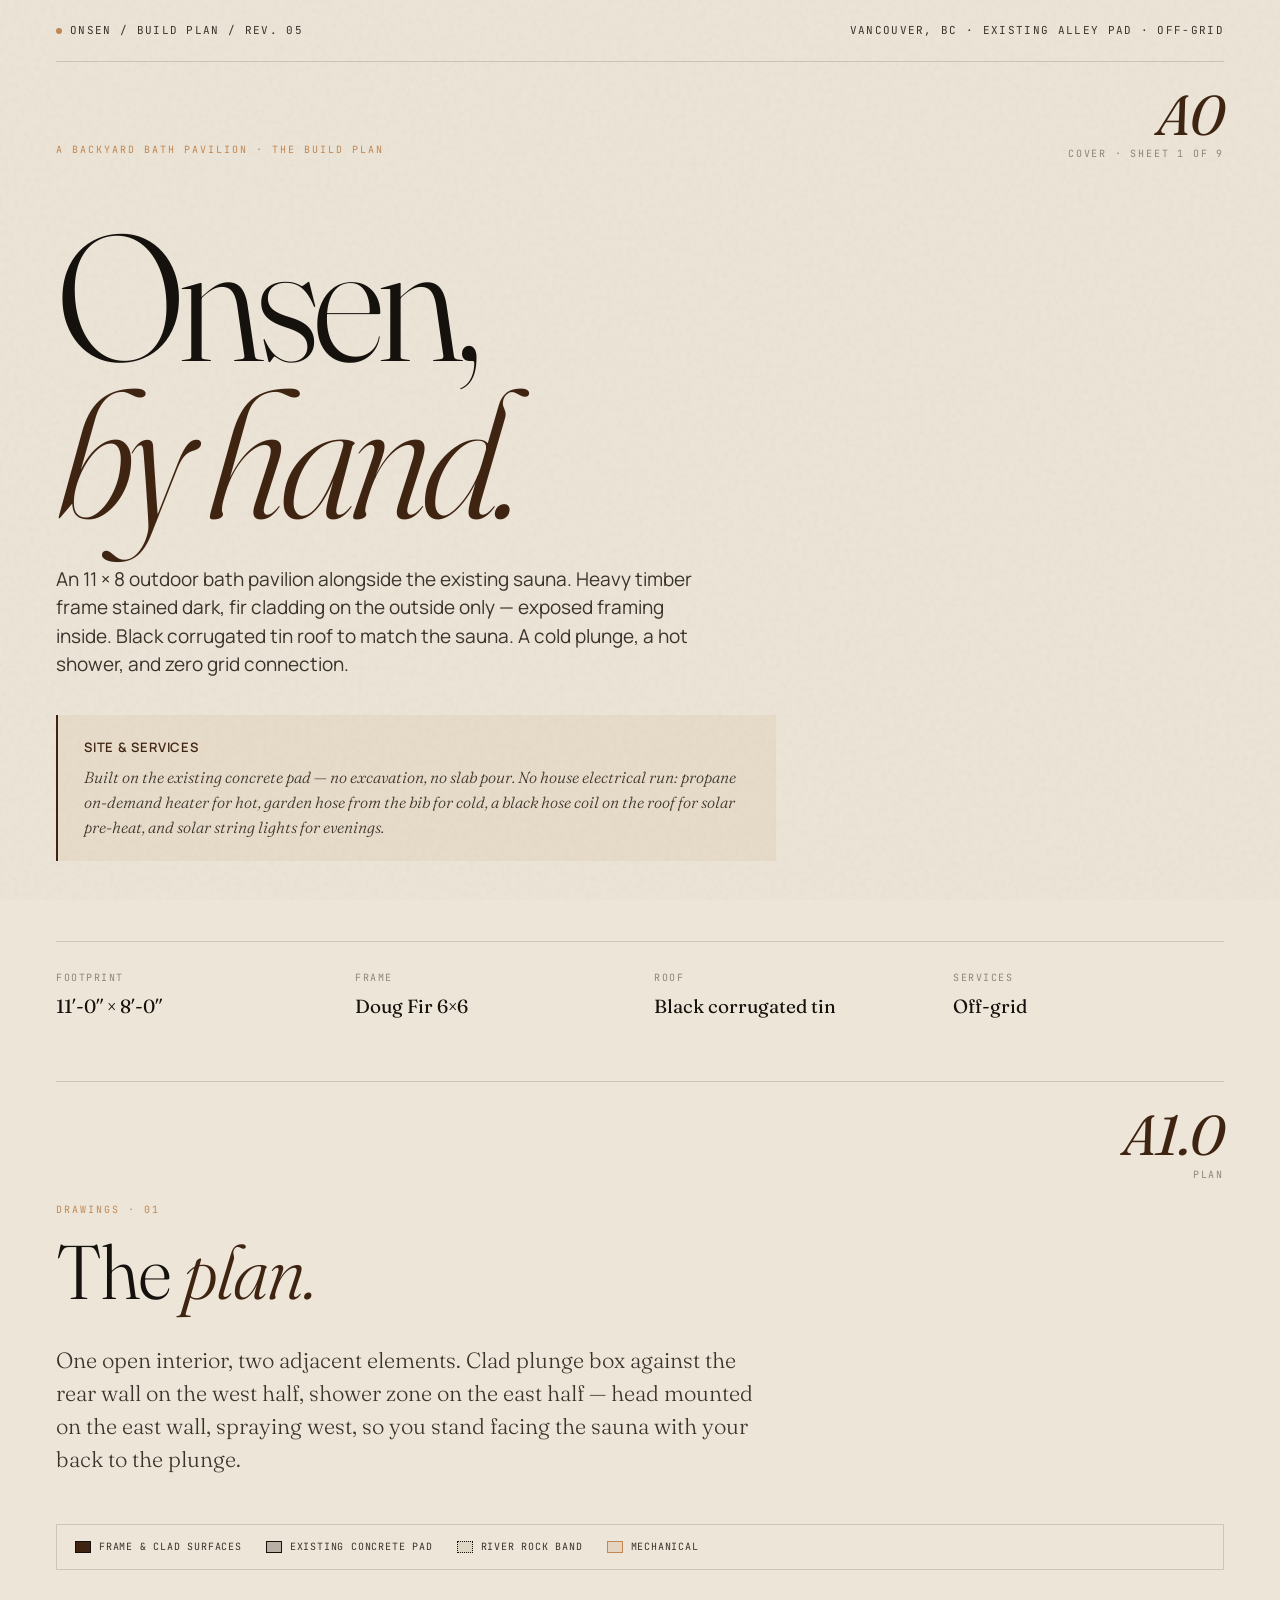
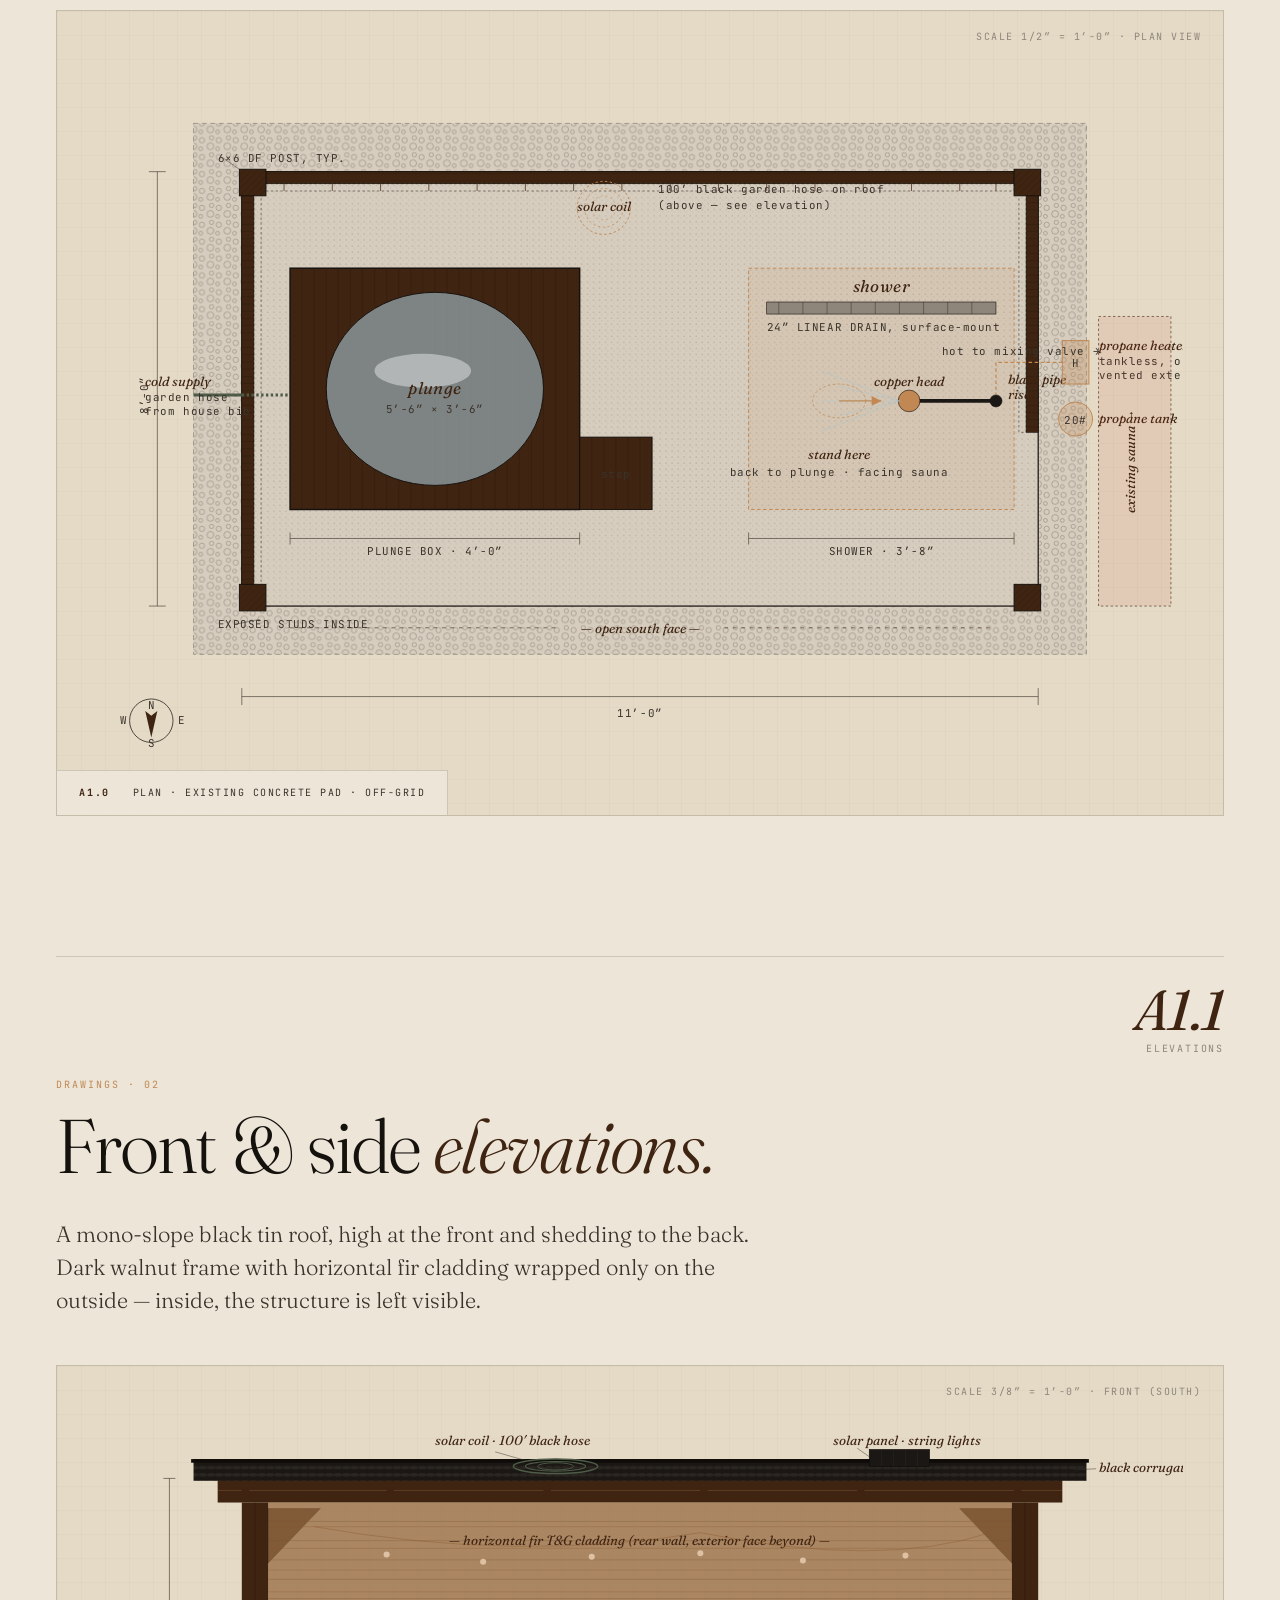
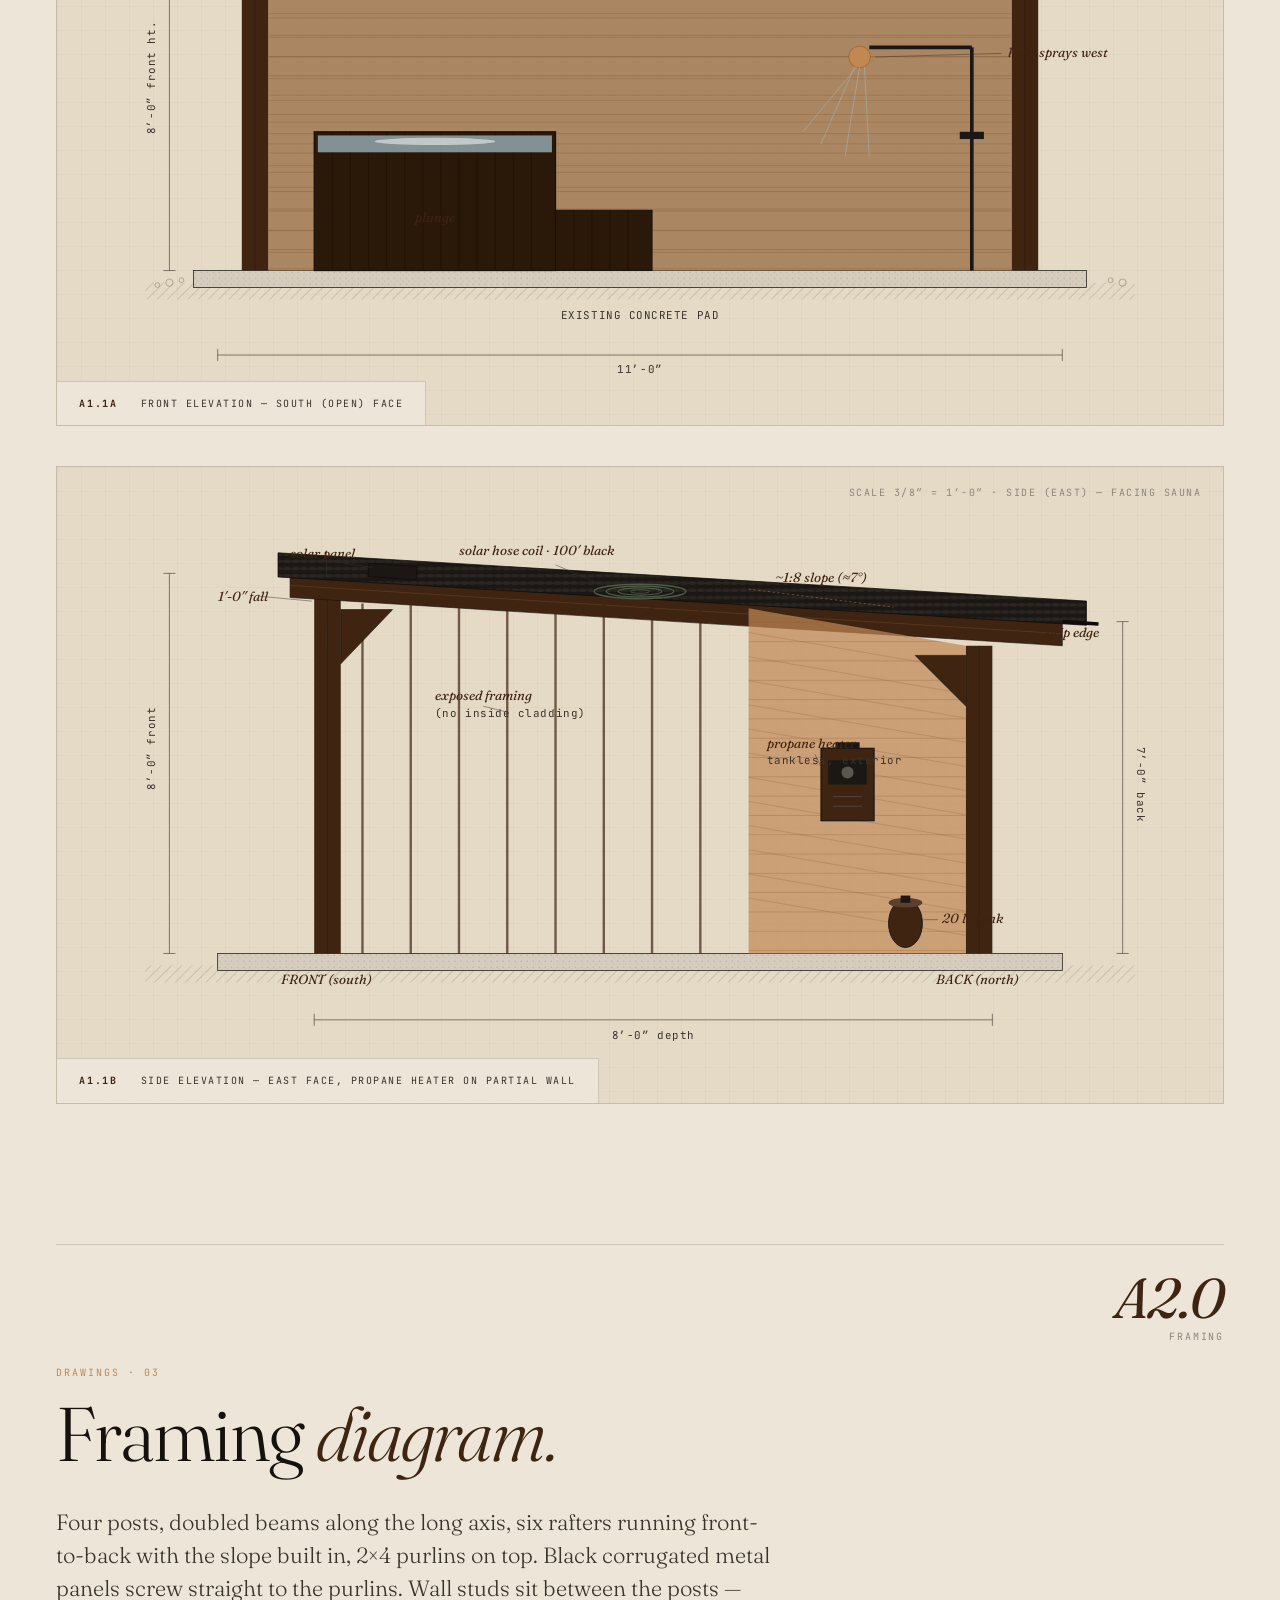
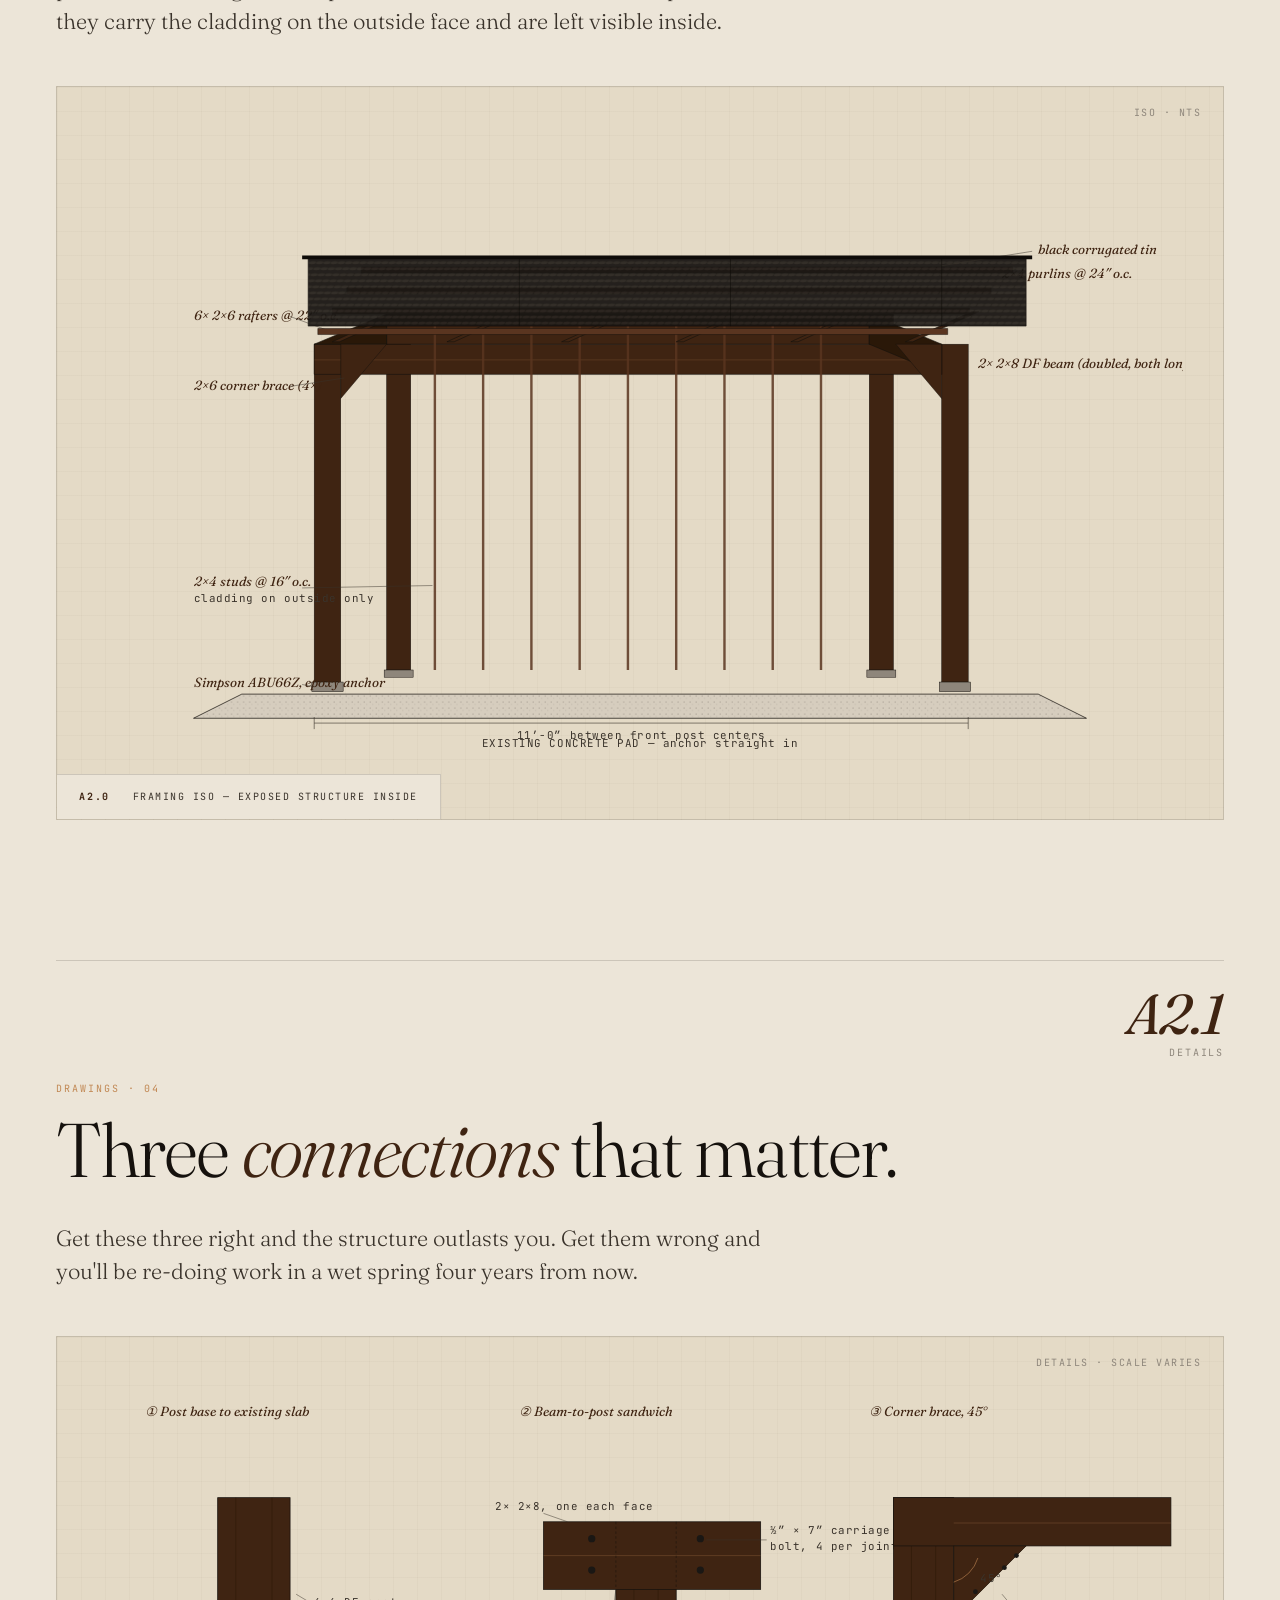
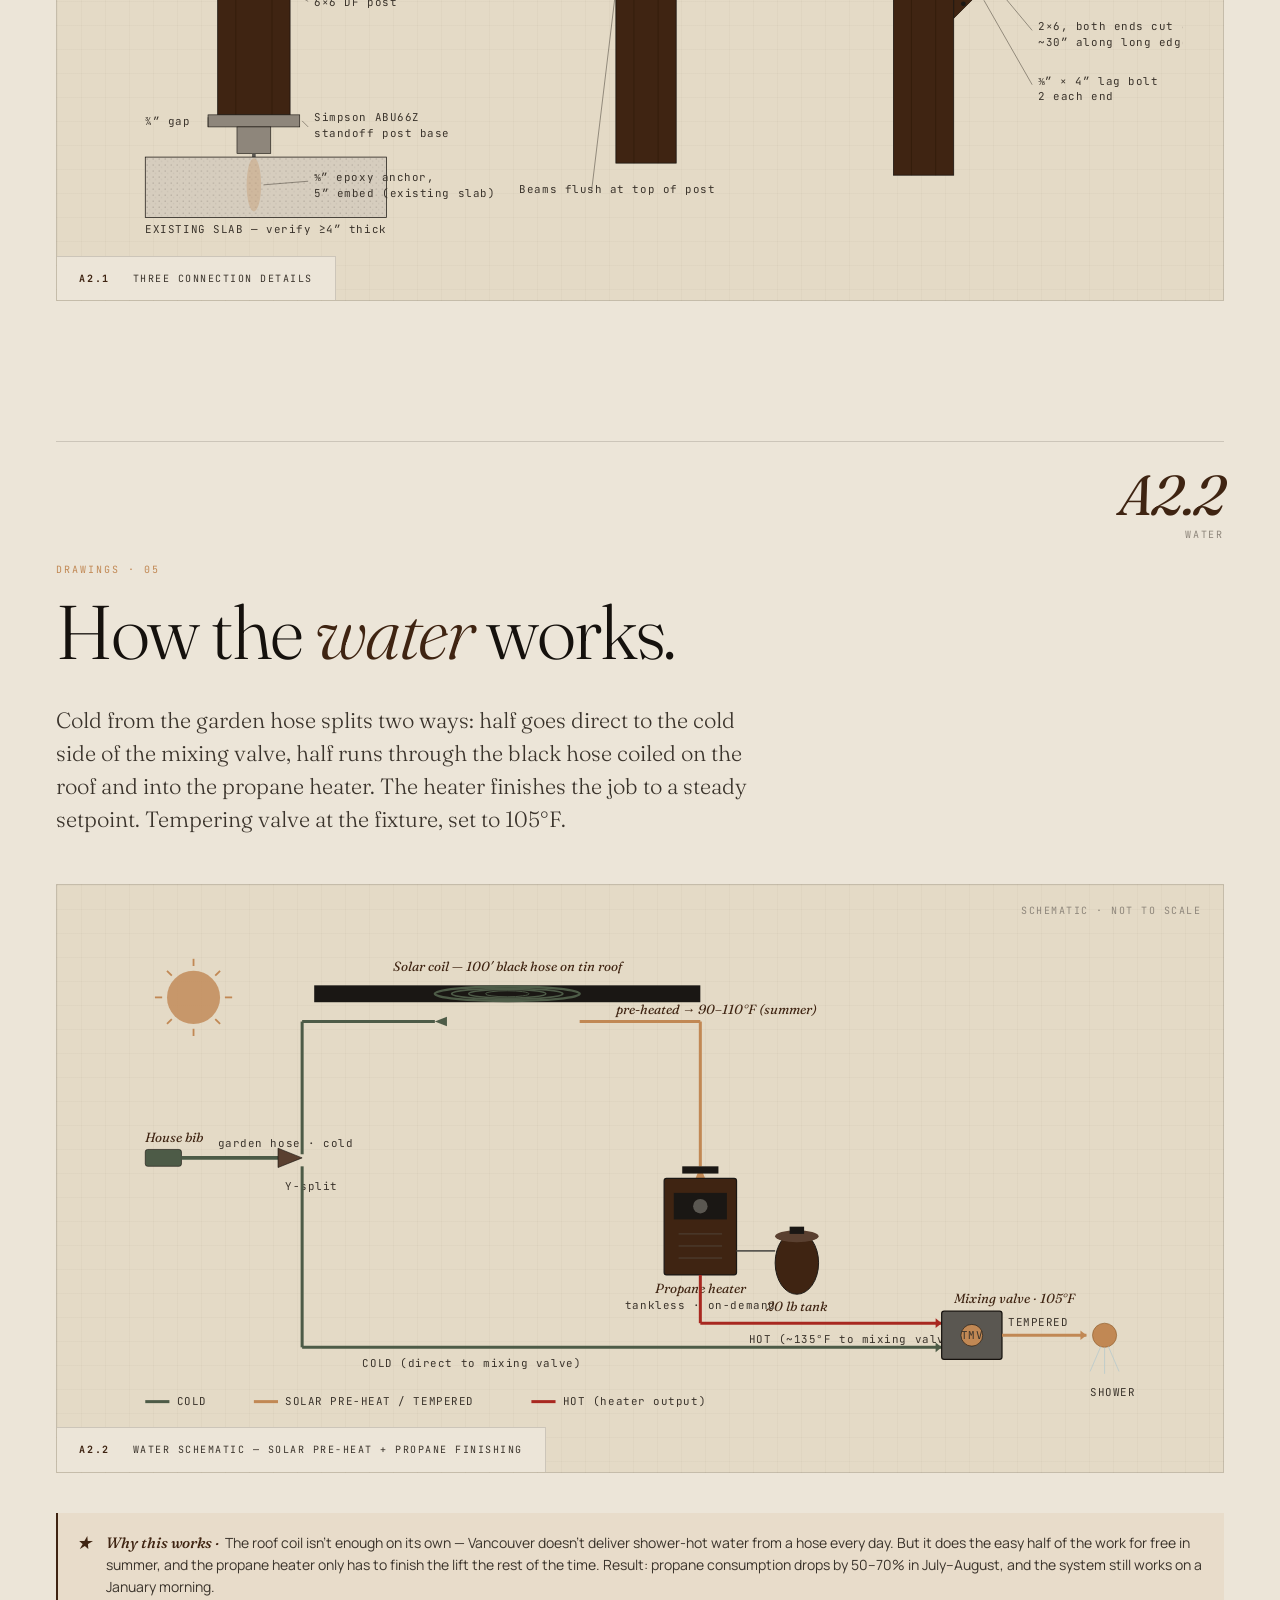
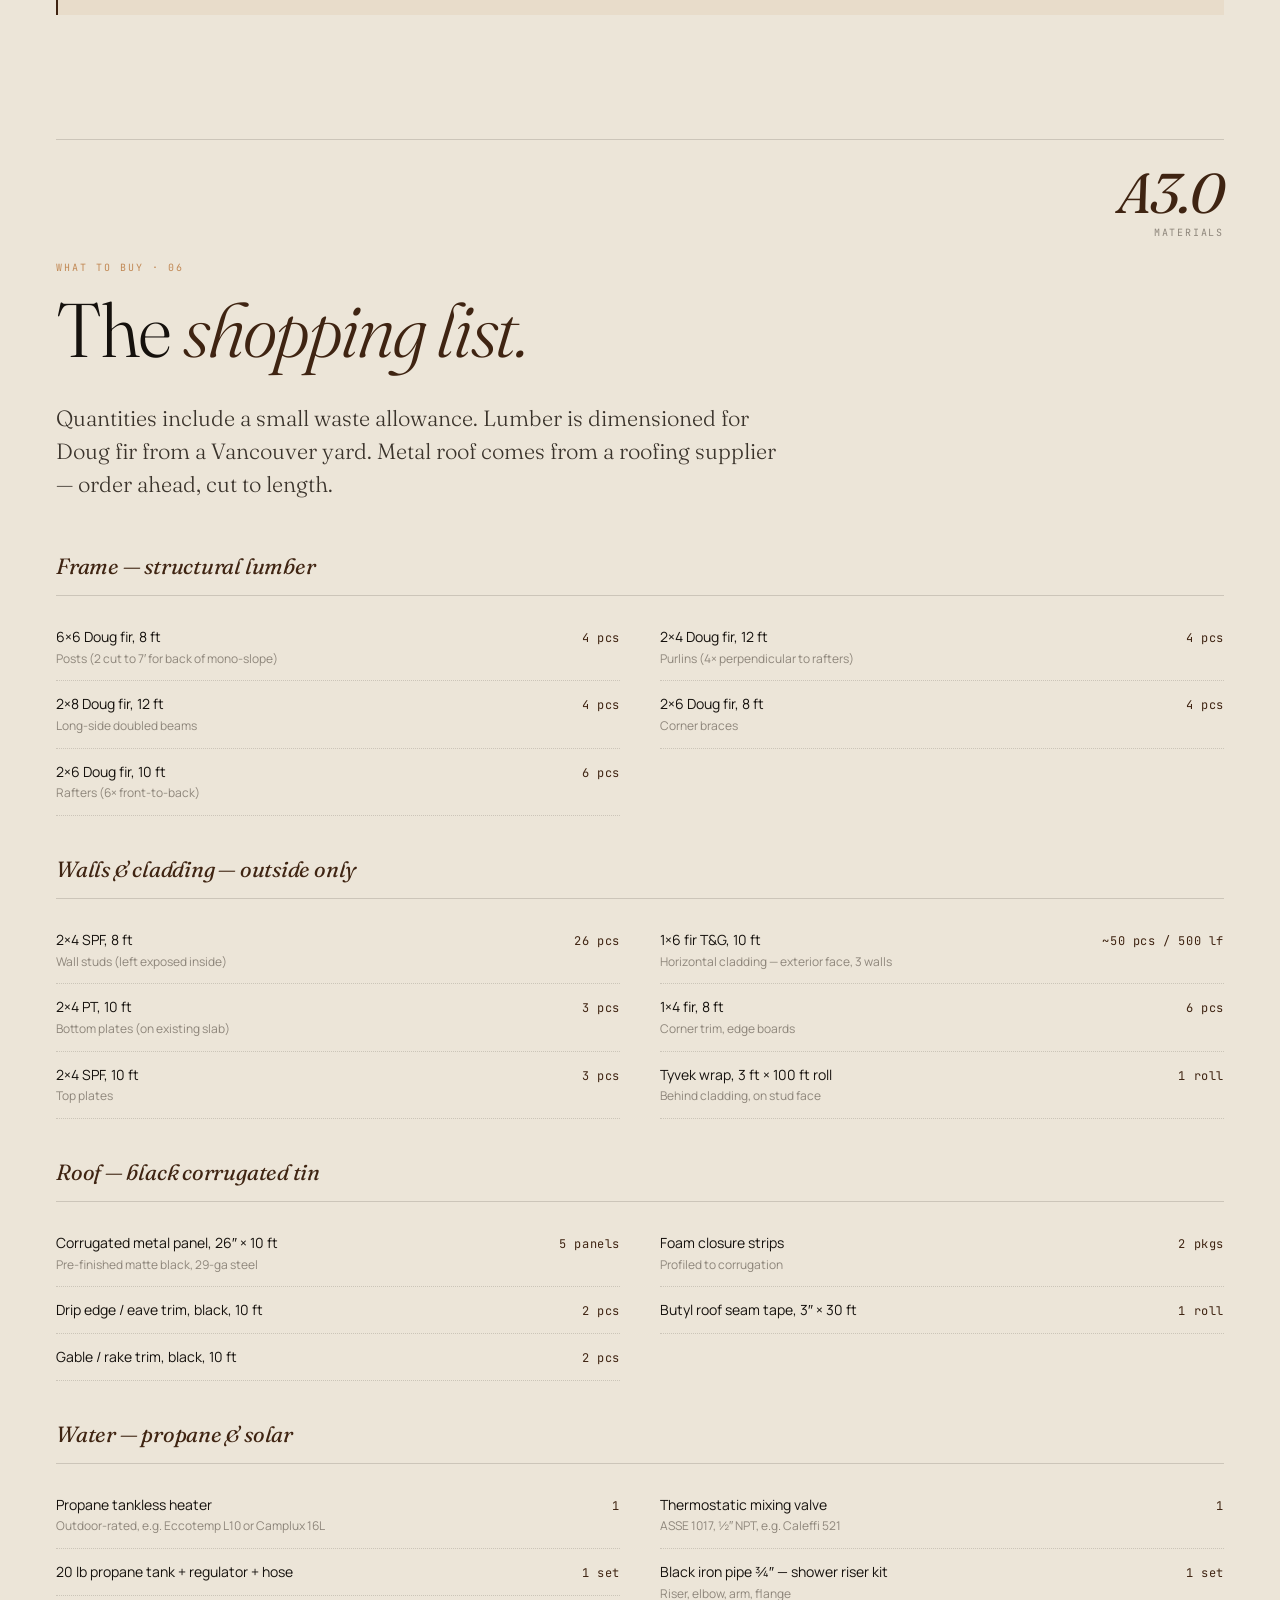
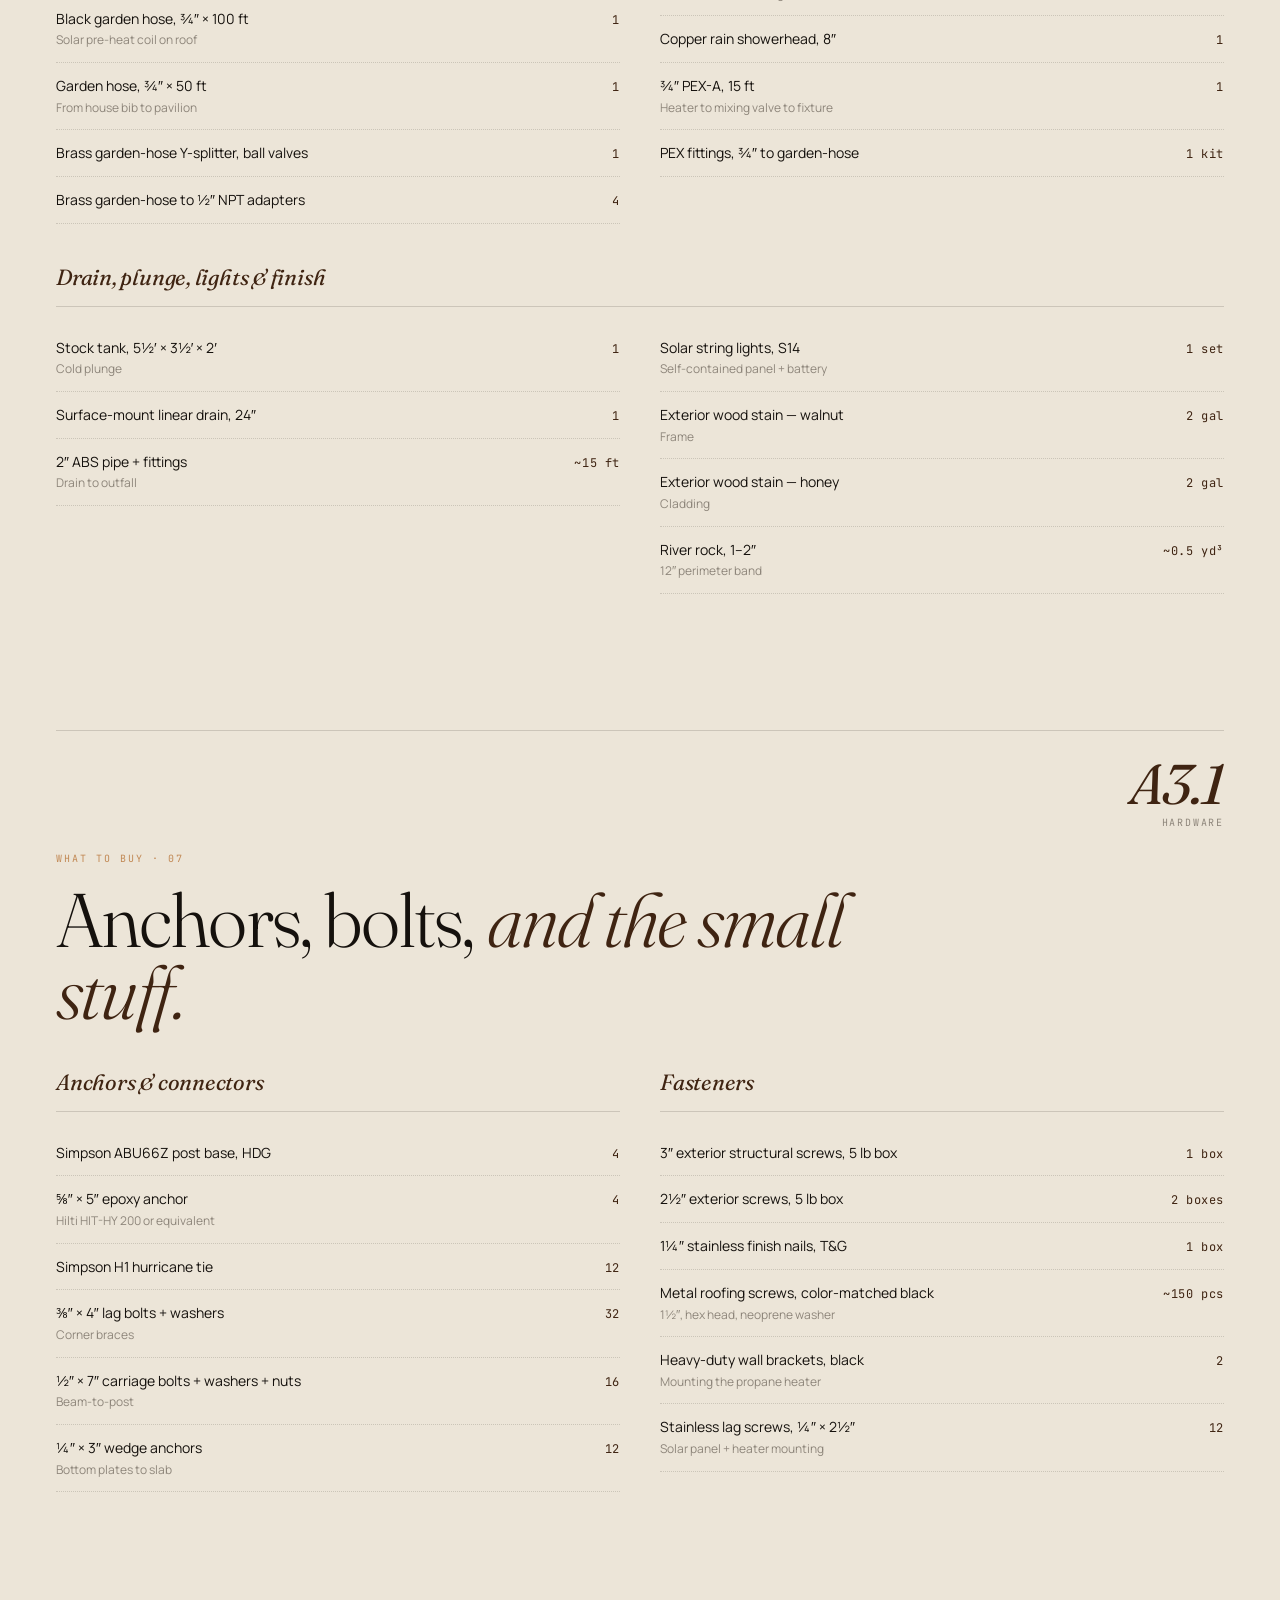
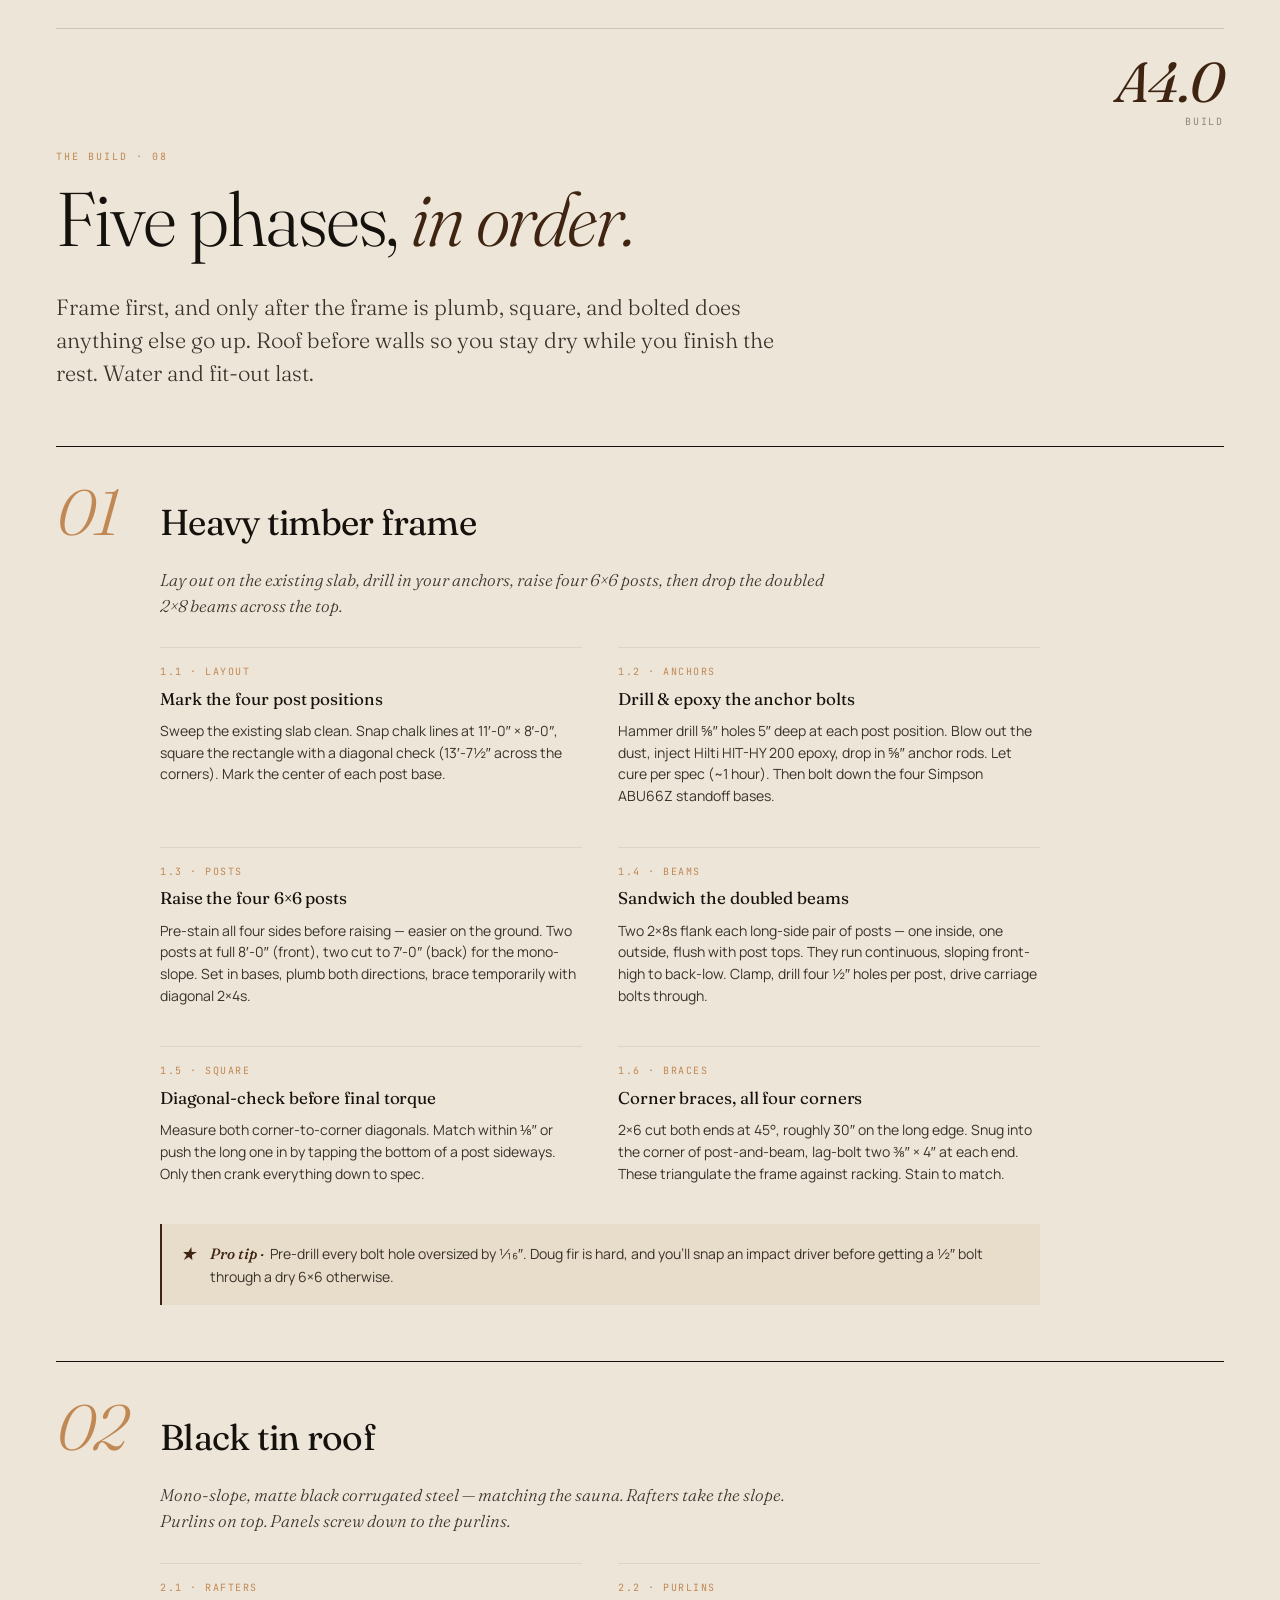
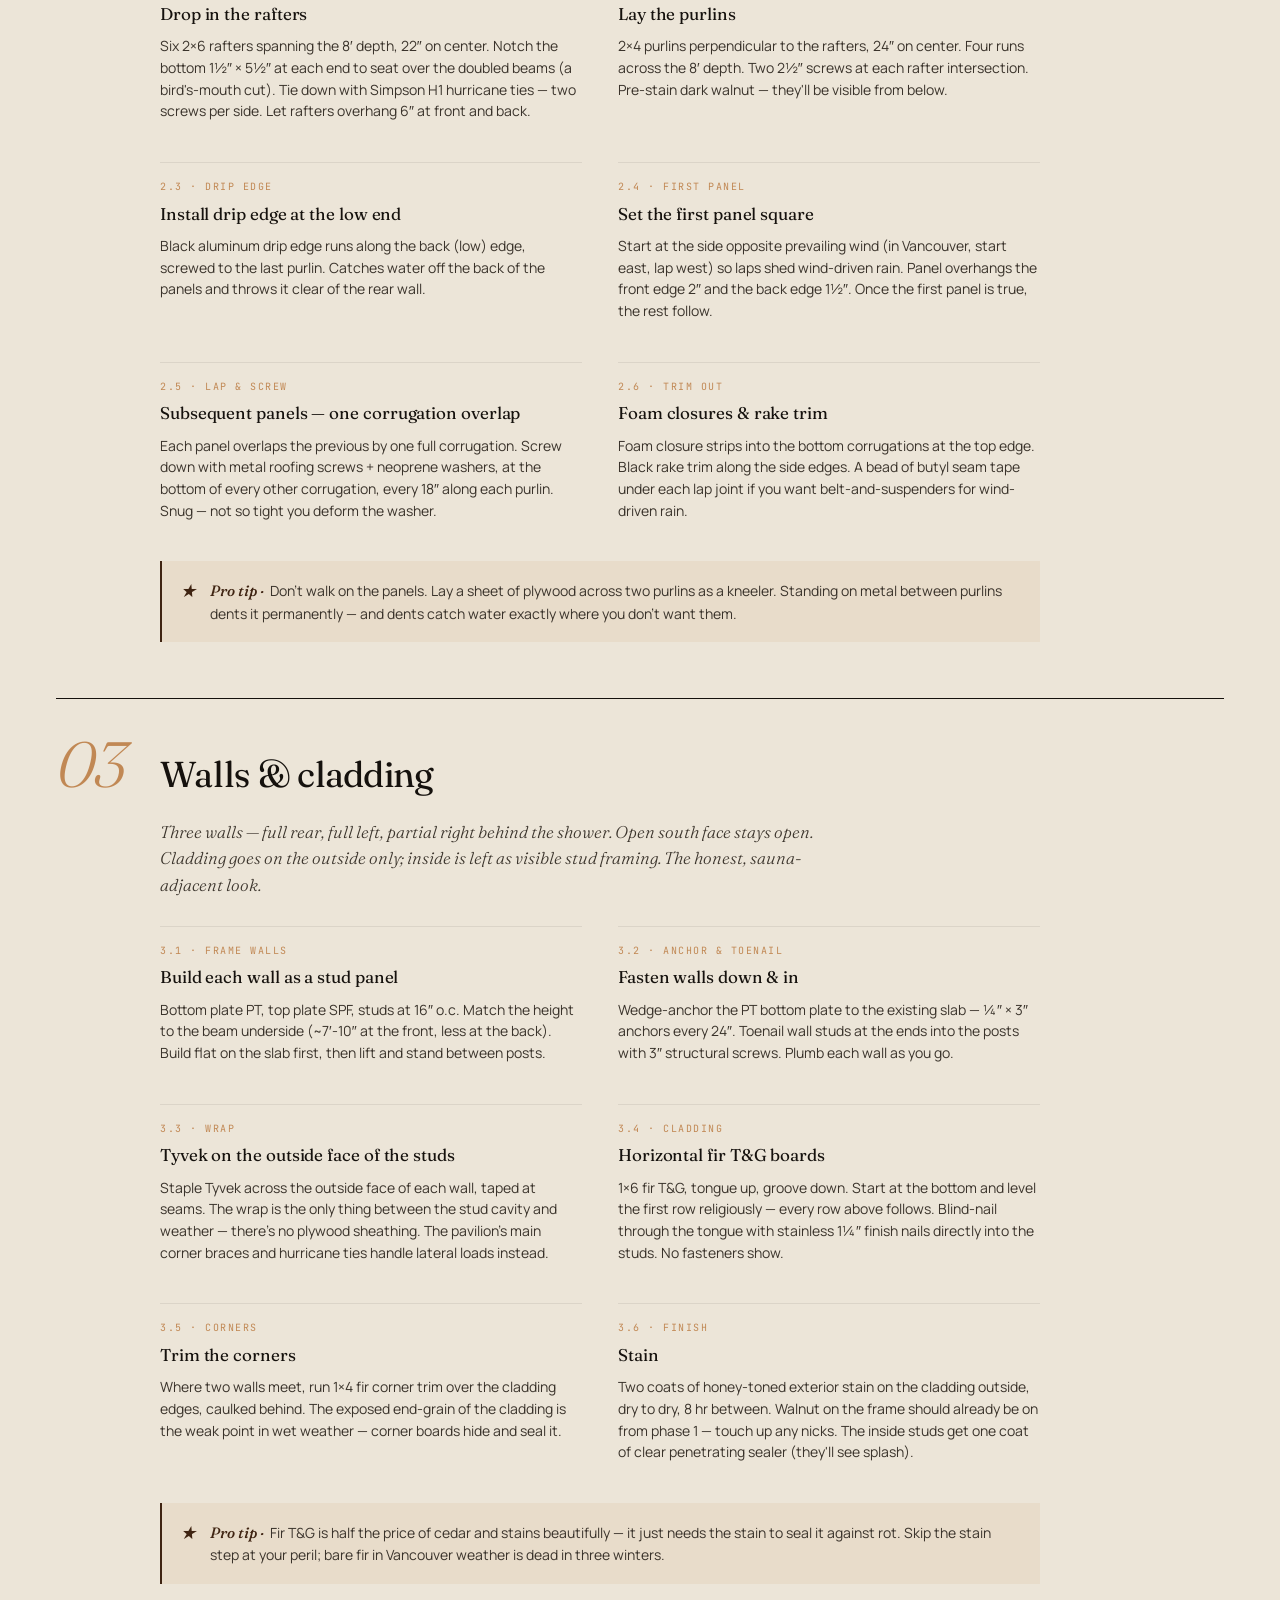
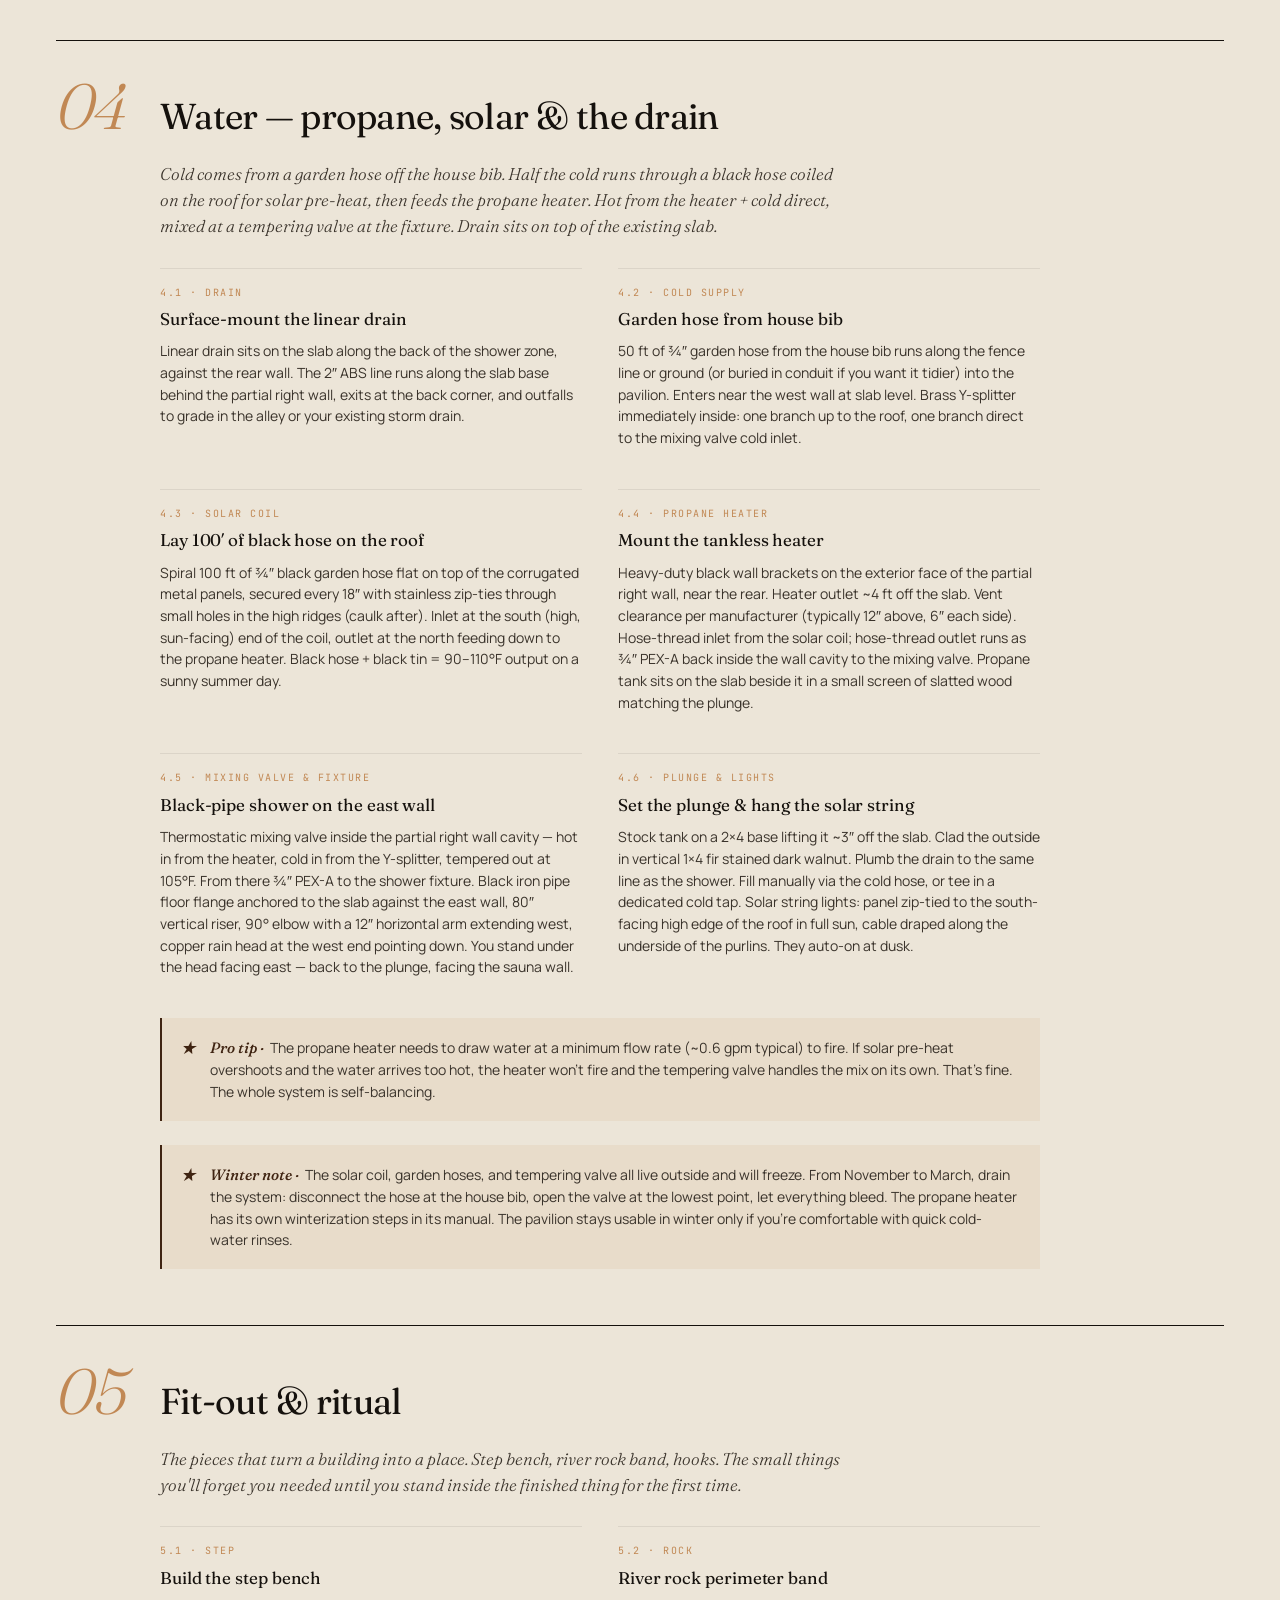
<file: plunge748.html>
<!DOCTYPE html>
<html lang="en">
<head>
<meta charset="UTF-8">
<meta name="viewport" content="width=device-width, initial-scale=1.0">
<title>Onsen — A Build Plan</title>
<link rel="preconnect" href="https://fonts.googleapis.com">
<link rel="preconnect" href="https://fonts.gstatic.com" crossorigin>
<link href="https://fonts.googleapis.com/css2?family=Fraunces:ital,opsz,wght@0,9..144,300;0,9..144,400;0,9..144,500;0,9..144,600;1,9..144,300;1,9..144,400;1,9..144,500&family=Manrope:wght@300;400;500;600;700&family=JetBrains+Mono:wght@400;500&display=swap" rel="stylesheet">
<style>
  :root {
    --paper: #ECE5D8;
    --paper-warm: #E4DAC6;
    --paper-cool: #DED5C2;
    --ink: #15110D;
    --ink-soft: #3A332B;
    --walnut: #3F2412;
    --walnut-deep: #2A1808;
    --honey: #C18854;
    --honey-pale: #E2C8A8;
    --sage: #4D5B47;
    --concrete: #B8B0A4;
    --concrete-dark: #8E867B;
    --metal-black: #1A1714;
    --hairline: rgba(21, 17, 13, 0.15);
    --hairline-soft: rgba(21, 17, 13, 0.08);
  }
  * { box-sizing: border-box; margin: 0; padding: 0; }
  html { scroll-behavior: smooth; }
  body {
    background: var(--paper);
    color: var(--ink);
    font-family: 'Manrope', sans-serif;
    font-weight: 400;
    line-height: 1.55;
    font-size: 15px;
    overflow-x: hidden;
  }
  .grain {
    position: fixed; inset: 0;
    pointer-events: none;
    opacity: 0.4;
    mix-blend-mode: multiply;
    background-image: url("data:image/svg+xml,%3Csvg viewBox='0 0 200 200' xmlns='http://www.w3.org/2000/svg'%3E%3Cfilter id='n'%3E%3CfeTurbulence type='fractalNoise' baseFrequency='0.85' numOctaves='2'/%3E%3CfeColorMatrix values='0 0 0 0 0.15 0 0 0 0 0.12 0 0 0 0 0.08 0 0 0 0.08 0'/%3E%3C/filter%3E%3Crect width='100%25' height='100%25' filter='url(%23n)'/%3E%3C/svg%3E");
    z-index: 100;
  }
  .container { max-width: 1320px; margin: 0 auto; padding: 0 56px; }
  @media (max-width: 768px) { .container { padding: 0 24px; } }

  /* ===== TOP RULE ===== */
  .top-rule {
    display: flex; justify-content: space-between; align-items: center;
    padding: 22px 0;
    border-bottom: 1px solid var(--hairline);
    font-family: 'JetBrains Mono', monospace;
    font-size: 11px;
    letter-spacing: 0.12em;
    text-transform: uppercase;
    color: var(--ink-soft);
  }
  .top-rule .dot { width: 6px; height: 6px; background: var(--honey); border-radius: 50%; display: inline-block; margin-right: 8px; vertical-align: middle; }

  /* ===== SHEET MARKER ===== */
  .sheet-marker {
    position: absolute;
    top: 28px; right: 0;
    text-align: right;
    font-family: 'JetBrains Mono', monospace;
    font-size: 10px;
    letter-spacing: 0.18em;
    text-transform: uppercase;
    color: var(--concrete-dark);
  }
  .sheet-marker .num {
    display: block;
    font-family: 'Fraunces', serif;
    font-style: italic;
    font-weight: 400;
    font-size: 56px;
    line-height: 0.9;
    color: var(--walnut);
    margin-bottom: 6px;
    letter-spacing: -0.02em;
  }

  /* ===== SHEET ===== */
  .sheet {
    position: relative;
    padding: 120px 0 100px;
    border-bottom: 1px solid var(--hairline);
  }
  .sheet:last-child { border-bottom: none; }

  /* ===== COVER ===== */
  .cover {
    min-height: 100vh;
    padding: 80px 0 60px;
    display: flex;
    flex-direction: column;
    justify-content: space-between;
  }
  .cover-title {
    font-family: 'Fraunces', serif;
    font-weight: 300;
    font-size: clamp(80px, 14vw, 220px);
    line-height: 0.88;
    letter-spacing: -0.04em;
    color: var(--ink);
    margin-top: 60px;
  }
  .cover-title em {
    font-style: italic;
    font-weight: 300;
    color: var(--walnut);
  }
  .cover-sub {
    margin-top: 32px;
    max-width: 660px;
    font-size: 19px;
    line-height: 1.5;
    color: var(--ink-soft);
  }
  .cover-meta {
    margin-top: 80px;
    display: grid;
    grid-template-columns: repeat(4, 1fr);
    gap: 28px;
    padding-top: 28px;
    border-top: 1px solid var(--hairline);
  }
  .cover-meta .item .label {
    font-family: 'JetBrains Mono', monospace;
    font-size: 10px;
    letter-spacing: 0.15em;
    text-transform: uppercase;
    color: var(--concrete-dark);
    margin-bottom: 6px;
  }
  .cover-meta .item .val {
    font-family: 'Fraunces', serif;
    font-size: 19px;
    color: var(--ink);
  }
  @media (max-width: 768px) {
    .cover-meta { grid-template-columns: repeat(2, 1fr); }
  }

  /* ===== SITE NOTE on cover ===== */
  .site-note {
    margin-top: 36px;
    padding: 22px 26px;
    background: rgba(193, 136, 84, 0.10);
    border-left: 2px solid var(--walnut);
    max-width: 720px;
    font-family: 'Fraunces', serif;
    font-weight: 300;
    font-style: italic;
    font-size: 16px;
    line-height: 1.55;
    color: var(--ink-soft);
  }
  .site-note strong {
    color: var(--walnut);
    font-style: normal;
    font-family: 'Manrope', sans-serif;
    font-weight: 600;
    font-size: 13px;
    letter-spacing: 0.06em;
    text-transform: uppercase;
    display: block;
    margin-bottom: 8px;
  }

  /* ===== SECTION HEAD ===== */
  .eyebrow {
    font-family: 'JetBrains Mono', monospace;
    font-size: 10px;
    letter-spacing: 0.2em;
    text-transform: uppercase;
    color: var(--honey);
    margin-bottom: 18px;
  }
  .section-title {
    font-family: 'Fraunces', serif;
    font-weight: 300;
    font-size: clamp(44px, 6vw, 76px);
    line-height: 0.95;
    letter-spacing: -0.025em;
    color: var(--ink);
    margin-bottom: 36px;
    max-width: 900px;
  }
  .section-title em {
    font-style: italic;
    color: var(--walnut);
  }
  .lede {
    font-family: 'Fraunces', serif;
    font-weight: 300;
    font-size: 22px;
    line-height: 1.5;
    color: var(--ink-soft);
    max-width: 720px;
    margin-bottom: 48px;
  }
  .lede em { font-style: italic; color: var(--walnut); }

  /* ===== DRAWING FRAME ===== */
  .drawing {
    background: var(--paper-warm);
    border: 1px solid var(--hairline);
    padding: 40px;
    position: relative;
    margin: 40px 0;
    background-image:
      linear-gradient(rgba(21,17,13,0.025) 1px, transparent 1px),
      linear-gradient(90deg, rgba(21,17,13,0.025) 1px, transparent 1px);
    background-size: 24px 24px;
  }
  .drawing-title-block {
    position: absolute;
    bottom: 0; left: 0;
    background: var(--paper);
    padding: 14px 22px;
    border-top: 1px solid var(--hairline);
    border-right: 1px solid var(--hairline);
    font-family: 'JetBrains Mono', monospace;
    font-size: 10px;
    letter-spacing: 0.15em;
    text-transform: uppercase;
    color: var(--ink-soft);
  }
  .drawing-title-block strong { color: var(--walnut); letter-spacing: 0.18em; }
  .drawing-scale {
    position: absolute;
    top: 18px; right: 22px;
    font-family: 'JetBrains Mono', monospace;
    font-size: 10px;
    letter-spacing: 0.15em;
    text-transform: uppercase;
    color: var(--concrete-dark);
  }
  .drawing svg { display: block; width: 100%; height: auto; }

  /* ===== LEGEND ===== */
  .legend {
    display: flex;
    flex-wrap: wrap;
    gap: 24px;
    margin: 20px 0 4px;
    padding: 14px 18px;
    background: var(--paper);
    border: 1px solid var(--hairline);
    font-family: 'JetBrains Mono', monospace;
    font-size: 10px;
    letter-spacing: 0.08em;
    text-transform: uppercase;
    color: var(--ink-soft);
  }
  .legend-item { display: flex; align-items: center; gap: 8px; }
  .legend-swatch { width: 16px; height: 12px; border: 0.5px solid var(--ink); display: inline-block; }

  /* ===== TWO COLUMN ===== */
  .two-col {
    display: grid;
    grid-template-columns: 1fr 1fr;
    gap: 56px;
    align-items: start;
    margin: 40px 0;
  }
  @media (max-width: 900px) { .two-col { grid-template-columns: 1fr; gap: 40px; } }

  /* ===== SHOPPING LIST ===== */
  .list-section {
    margin: 36px 0;
  }
  .list-section h3 {
    font-family: 'Fraunces', serif;
    font-weight: 400;
    font-style: italic;
    font-size: 22px;
    color: var(--walnut);
    margin-bottom: 18px;
    padding-bottom: 12px;
    border-bottom: 1px solid var(--hairline);
    letter-spacing: -0.01em;
  }
  .list-grid {
    display: grid;
    grid-template-columns: repeat(2, 1fr);
    gap: 0 40px;
  }
  @media (max-width: 768px) { .list-grid { grid-template-columns: 1fr; } }
  .list-item {
    display: grid;
    grid-template-columns: 1fr auto;
    gap: 16px;
    padding: 12px 0;
    border-bottom: 1px dotted var(--hairline);
    font-size: 14px;
    align-items: baseline;
  }
  .list-item .name { color: var(--ink); }
  .list-item .name .detail { color: var(--concrete-dark); font-size: 12px; display: block; margin-top: 2px; }
  .list-item .qty {
    font-family: 'JetBrains Mono', monospace;
    font-size: 12px;
    color: var(--walnut);
    letter-spacing: 0.05em;
    text-align: right;
    white-space: nowrap;
  }

  /* ===== PHASE ===== */
  .phase {
    margin: 56px 0;
    padding-top: 36px;
    border-top: 1px solid var(--ink);
    position: relative;
  }
  .phase-header {
    display: grid;
    grid-template-columns: 80px 1fr;
    gap: 24px;
    align-items: baseline;
    margin-bottom: 24px;
  }
  .phase-num {
    font-family: 'Fraunces', serif;
    font-style: italic;
    font-weight: 300;
    font-size: 64px;
    line-height: 0.9;
    color: var(--honey);
    letter-spacing: -0.03em;
  }
  .phase-title {
    font-family: 'Fraunces', serif;
    font-weight: 400;
    font-size: 36px;
    line-height: 1.1;
    color: var(--ink);
    letter-spacing: -0.02em;
  }
  .phase-body {
    margin-left: 104px;
    max-width: 880px;
  }
  @media (max-width: 768px) {
    .phase-header { grid-template-columns: 56px 1fr; }
    .phase-num { font-size: 48px; }
    .phase-title { font-size: 26px; }
    .phase-body { margin-left: 0; }
  }
  .phase-intro {
    font-family: 'Fraunces', serif;
    font-weight: 300;
    font-size: 17px;
    line-height: 1.55;
    color: var(--ink-soft);
    margin-bottom: 28px;
    font-style: italic;
    max-width: 680px;
  }
  .substeps {
    display: grid;
    grid-template-columns: repeat(2, 1fr);
    gap: 24px 36px;
  }
  @media (max-width: 768px) { .substeps { grid-template-columns: 1fr; } }
  .substep {
    padding: 16px 0;
    border-top: 1px solid var(--hairline-soft);
  }
  .substep .step-label {
    font-family: 'JetBrains Mono', monospace;
    font-size: 10px;
    letter-spacing: 0.15em;
    text-transform: uppercase;
    color: var(--honey);
    margin-bottom: 6px;
  }
  .substep h5 {
    font-family: 'Fraunces', serif;
    font-weight: 400;
    font-size: 17px;
    color: var(--ink);
    margin-bottom: 8px;
    letter-spacing: -0.005em;
  }
  .substep p {
    font-size: 14px;
    color: var(--ink-soft);
    line-height: 1.55;
  }

  /* ===== PRO TIP CALLOUT ===== */
  .tip {
    margin: 24px 0;
    padding: 18px 22px 18px 48px;
    background: rgba(193, 136, 84, 0.10);
    border-left: 2px solid var(--walnut);
    position: relative;
    font-size: 14px;
    color: var(--ink-soft);
    line-height: 1.55;
  }
  .tip::before {
    content: "★";
    position: absolute;
    left: 18px;
    top: 16px;
    font-family: 'Fraunces', serif;
    font-style: italic;
    color: var(--walnut);
    font-size: 18px;
  }
  .tip strong {
    color: var(--walnut);
    font-family: 'Fraunces', serif;
    font-style: italic;
    font-weight: 500;
    font-size: 15px;
    margin-right: 6px;
  }

  /* ===== SCHEMATIC DIAGRAM (water flow) ===== */
  .schematic {
    margin: 36px 0;
  }
  .schematic-title {
    font-family: 'JetBrains Mono', monospace;
    font-size: 10px;
    letter-spacing: 0.18em;
    text-transform: uppercase;
    color: var(--concrete-dark);
    margin-bottom: 14px;
  }

  /* ===== CLOSING ===== */
  .closing {
    text-align: center;
    padding: 140px 0 100px;
  }
  .closing .mark {
    font-family: 'Fraunces', serif;
    font-style: italic;
    font-size: 28px;
    color: var(--walnut);
    margin-bottom: 40px;
  }
  .closing-text {
    font-family: 'Fraunces', serif;
    font-weight: 300;
    font-size: clamp(28px, 4vw, 48px);
    line-height: 1.25;
    color: var(--ink);
    letter-spacing: -0.02em;
    max-width: 800px;
    margin: 0 auto;
  }
  .closing-text em { font-style: italic; color: var(--walnut); }
  .colophon {
    margin-top: 80px;
    padding-top: 28px;
    border-top: 1px solid var(--hairline);
    font-family: 'JetBrains Mono', monospace;
    font-size: 10px;
    letter-spacing: 0.15em;
    text-transform: uppercase;
    color: var(--concrete-dark);
    text-align: center;
  }

  /* ===== SVG STYLES ===== */
  .stroke-ink { stroke: var(--ink); fill: none; }
  .stroke-walnut { stroke: var(--walnut); fill: none; }
  .stroke-honey { stroke: var(--honey); fill: none; }
  .stroke-concrete { stroke: var(--concrete-dark); fill: none; }
  .fill-walnut { fill: var(--walnut); }
  .fill-walnut-deep { fill: var(--walnut-deep); }
  .fill-honey { fill: var(--honey); }
  .fill-honey-pale { fill: var(--honey-pale); }
  .fill-paper { fill: var(--paper); }
  .fill-concrete { fill: var(--concrete); }
  .fill-metal { fill: var(--metal-black); }
  .dim-label {
    font-family: 'JetBrains Mono', monospace;
    font-size: 9px;
    fill: var(--ink-soft);
    letter-spacing: 0.05em;
  }
  .anno-label {
    font-family: 'Fraunces', serif;
    font-style: italic;
    font-size: 11px;
    fill: var(--walnut);
  }
  .room-label {
    font-family: 'Fraunces', serif;
    font-style: italic;
    font-weight: 400;
    font-size: 14px;
    fill: var(--walnut);
    letter-spacing: 0.02em;
  }
  .leader { stroke: var(--ink-soft); stroke-width: 0.4; fill: none; }
  .dim-line { stroke: var(--ink-soft); stroke-width: 0.5; fill: none; }
  .dashed { stroke-dasharray: 4 3; }
</style>
</head>
<body>
<div class="grain"></div>

<div class="container">

  <!-- TOP RULE -->
  <div class="top-rule">
    <div><span class="dot"></span>Onsen / Build Plan / Rev. 05</div>
    <div>Vancouver, BC · existing alley pad · off-grid</div>
  </div>

  <!-- ===== COVER ===== -->
  <section class="cover sheet" style="border-bottom: 1px solid var(--hairline);">
    <div class="sheet-marker">
      <span class="num">A0</span>
      Cover · Sheet 1 of 9
    </div>

    <div>
      <div class="eyebrow">A backyard bath pavilion · the build plan</div>
      <h1 class="cover-title">Onsen,<br><em>by hand.</em></h1>
      <p class="cover-sub">An 11 × 8 outdoor bath pavilion alongside the existing sauna. Heavy timber frame stained dark, fir cladding on the outside only — exposed framing inside. Black corrugated tin roof to match the sauna. A cold plunge, a hot shower, and zero grid connection.</p>

      <div class="site-note">
        <strong>Site &amp; services</strong>
        Built on the existing concrete pad — no excavation, no slab pour. No house electrical run: propane on-demand heater for hot, garden hose from the bib for cold, a black hose coil on the roof for solar pre-heat, and solar string lights for evenings.
      </div>
    </div>

    <div class="cover-meta">
      <div class="item"><div class="label">Footprint</div><div class="val">11′-0″ × 8′-0″</div></div>
      <div class="item"><div class="label">Frame</div><div class="val">Doug Fir 6×6</div></div>
      <div class="item"><div class="label">Roof</div><div class="val">Black corrugated tin</div></div>
      <div class="item"><div class="label">Services</div><div class="val">Off-grid</div></div>
    </div>
  </section>

  <!-- ===== PLAN VIEW ===== -->
  <section class="sheet">
    <div class="sheet-marker">
      <span class="num">A1.0</span>
      Plan
    </div>
    <div class="eyebrow">Drawings · 01</div>
    <h2 class="section-title">The <em>plan.</em></h2>
    <p class="lede">One open interior, two adjacent elements. Clad plunge box against the rear wall on the west half, shower zone on the east half — head mounted on the east wall, spraying west, so you stand facing the sauna with your back to the plunge.</p>

    <div class="legend">
      <div class="legend-item"><span class="legend-swatch" style="background: var(--walnut);"></span>Frame &amp; clad surfaces</div>
      <div class="legend-item"><span class="legend-swatch" style="background: var(--concrete);"></span>Existing concrete pad</div>
      <div class="legend-item"><span class="legend-swatch" style="background: var(--paper-cool); border-style: dotted;"></span>River rock band</div>
      <div class="legend-item"><span class="legend-swatch" style="background: rgba(193,136,84,0.18); border: 1px solid var(--honey);"></span>Mechanical</div>
    </div>

    <div class="drawing">
      <div class="drawing-scale">Scale 1/2″ = 1′-0″ · Plan view</div>
      <svg viewBox="0 0 900 600" xmlns="http://www.w3.org/2000/svg">
        <defs>
          <pattern id="concreteFill" patternUnits="userSpaceOnUse" width="5" height="5">
            <rect width="5" height="5" fill="#D6CDBE"/>
            <circle cx="1.5" cy="1.5" r="0.4" fill="#8E867B"/>
            <circle cx="3.5" cy="3.5" r="0.3" fill="#8E867B"/>
          </pattern>
          <pattern id="rockFill" patternUnits="userSpaceOnUse" width="14" height="14">
            <rect width="14" height="14" fill="#D6CDBE"/>
            <circle cx="3" cy="4" r="2.2" fill="none" stroke="#8E867B" stroke-width="0.5"/>
            <circle cx="10" cy="9" r="2.8" fill="none" stroke="#8E867B" stroke-width="0.5"/>
            <circle cx="11" cy="2" r="1.8" fill="none" stroke="#8E867B" stroke-width="0.5"/>
            <circle cx="2" cy="11" r="1.6" fill="none" stroke="#8E867B" stroke-width="0.5"/>
          </pattern>
          <pattern id="claddingH" patternUnits="userSpaceOnUse" width="20" height="6">
            <rect width="20" height="6" fill="#3F2412"/>
            <line x1="0" y1="6" x2="20" y2="6" stroke="#1A0F04" stroke-width="0.4"/>
          </pattern>
          <pattern id="postSection" patternUnits="userSpaceOnUse" width="4" height="4" patternTransform="rotate(45)">
            <rect width="4" height="4" fill="#3F2412"/>
            <line x1="0" y1="0" x2="0" y2="4" stroke="#2A1808" stroke-width="0.5"/>
          </pattern>
        </defs>

        <!-- River rock perimeter -->
        <rect x="80" y="60" width="740" height="440" fill="url(#rockFill)"/>
        <rect x="80" y="60" width="740" height="440" fill="none" stroke="#8E867B" stroke-width="0.6" stroke-dasharray="4 3"/>

        <!-- Existing concrete pad -->
        <rect x="120" y="100" width="660" height="360" fill="url(#concreteFill)" stroke="#15110D" stroke-width="1"/>

        <!-- Wall cladding (outside face only — shown as the outermost layer) -->
        <!-- Rear wall (north) -->
        <rect x="140" y="100" width="620" height="10" fill="url(#claddingH)" stroke="#15110D" stroke-width="0.5"/>
        <!-- Wall stud cavity behind (visible from inside as open framing) -->
        <rect x="140" y="110" width="620" height="6" fill="none" stroke="#15110D" stroke-width="0.4" stroke-dasharray="2 2"/>
        <!-- Stud marks -->
        <g stroke="#3F2412" stroke-width="0.6">
          <line x1="155" y1="110" x2="155" y2="116"/>
          <line x1="195" y1="110" x2="195" y2="116"/>
          <line x1="235" y1="110" x2="235" y2="116"/>
          <line x1="275" y1="110" x2="275" y2="116"/>
          <line x1="315" y1="110" x2="315" y2="116"/>
          <line x1="355" y1="110" x2="355" y2="116"/>
          <line x1="395" y1="110" x2="395" y2="116"/>
          <line x1="435" y1="110" x2="435" y2="116"/>
          <line x1="475" y1="110" x2="475" y2="116"/>
          <line x1="515" y1="110" x2="515" y2="116"/>
          <line x1="555" y1="110" x2="555" y2="116"/>
          <line x1="595" y1="110" x2="595" y2="116"/>
          <line x1="635" y1="110" x2="635" y2="116"/>
          <line x1="675" y1="110" x2="675" y2="116"/>
          <line x1="715" y1="110" x2="715" y2="116"/>
          <line x1="745" y1="110" x2="745" y2="116"/>
        </g>

        <!-- Left wall (west, full) -->
        <rect x="120" y="116" width="10" height="328" fill="url(#claddingH)" stroke="#15110D" stroke-width="0.5"/>
        <rect x="130" y="116" width="6" height="328" fill="none" stroke="#15110D" stroke-width="0.4" stroke-dasharray="2 2"/>
        <!-- Right wall (east, partial — only behind shower) -->
        <rect x="770" y="116" width="10" height="200" fill="url(#claddingH)" stroke="#15110D" stroke-width="0.5"/>
        <rect x="764" y="116" width="6" height="200" fill="none" stroke="#15110D" stroke-width="0.4" stroke-dasharray="2 2"/>

        <!-- POSTS (4 corners, shown as cut sections) -->
        <rect x="118" y="98" width="22" height="22" fill="url(#postSection)" stroke="#15110D" stroke-width="0.8"/>
        <rect x="760" y="98" width="22" height="22" fill="url(#postSection)" stroke="#15110D" stroke-width="0.8"/>
        <rect x="118" y="442" width="22" height="22" fill="url(#postSection)" stroke="#15110D" stroke-width="0.8"/>
        <rect x="760" y="442" width="22" height="22" fill="url(#postSection)" stroke="#15110D" stroke-width="0.8"/>

        <!-- Post callout -->
        <text x="100" y="92" class="dim-label">6×6 DF POST, TYP.</text>
        <line x1="118" y1="98" x2="105" y2="89" class="leader"/>
        <text x="100" y="478" class="dim-label">EXPOSED STUDS INSIDE</text>
        <line x1="135" y1="471" x2="115" y2="475" class="leader"/>

        <!-- ===== PLUNGE on left (west) half ===== -->
        <!-- Plunge box (wood-clad surround) -->
        <rect x="160" y="180" width="240" height="200" fill="#3F2412" stroke="#15110D" stroke-width="1.2"/>
        <!-- Vertical cladding lines on plunge box (top view of vertical boards) -->
        <g stroke="#2A1808" stroke-width="0.4" opacity="0.5">
          <line x1="170" y1="180" x2="170" y2="380"/>
          <line x1="180" y1="180" x2="180" y2="380"/>
          <line x1="190" y1="180" x2="190" y2="380"/>
          <line x1="200" y1="180" x2="200" y2="380"/>
          <line x1="210" y1="180" x2="210" y2="380"/>
          <line x1="220" y1="180" x2="220" y2="380"/>
          <line x1="230" y1="180" x2="230" y2="380"/>
          <line x1="240" y1="180" x2="240" y2="380"/>
          <line x1="250" y1="180" x2="250" y2="380"/>
          <line x1="260" y1="180" x2="260" y2="380"/>
          <line x1="270" y1="180" x2="270" y2="380"/>
          <line x1="280" y1="180" x2="280" y2="380"/>
          <line x1="290" y1="180" x2="290" y2="380"/>
          <line x1="300" y1="180" x2="300" y2="380"/>
          <line x1="310" y1="180" x2="310" y2="380"/>
          <line x1="320" y1="180" x2="320" y2="380"/>
          <line x1="330" y1="180" x2="330" y2="380"/>
          <line x1="340" y1="180" x2="340" y2="380"/>
          <line x1="350" y1="180" x2="350" y2="380"/>
          <line x1="360" y1="180" x2="360" y2="380"/>
          <line x1="370" y1="180" x2="370" y2="380"/>
          <line x1="380" y1="180" x2="380" y2="380"/>
          <line x1="390" y1="180" x2="390" y2="380"/>
        </g>
        <!-- Oval plunge tub interior (water) -->
        <ellipse cx="280" cy="280" rx="90" ry="80" fill="#A8C5D0" opacity="0.6"/>
        <ellipse cx="280" cy="280" rx="90" ry="80" fill="none" stroke="#15110D" stroke-width="0.8"/>
        <ellipse cx="270" cy="265" rx="40" ry="14" fill="#FFFFFF" opacity="0.4"/>

        <text x="280" y="284" class="room-label" text-anchor="middle" fill="#15110D">plunge</text>
        <text x="280" y="300" class="dim-label" text-anchor="middle" fill="#15110D">5′-6″ × 3′-6″</text>

        <!-- Step bench adjacent to plunge -->
        <rect x="400" y="320" width="60" height="60" fill="#3F2412" stroke="#15110D" stroke-width="0.8"/>
        <g stroke="#2A1808" stroke-width="0.4" opacity="0.6">
          <line x1="410" y1="320" x2="410" y2="380"/>
          <line x1="420" y1="320" x2="420" y2="380"/>
          <line x1="430" y1="320" x2="430" y2="380"/>
          <line x1="440" y1="320" x2="440" y2="380"/>
          <line x1="450" y1="320" x2="450" y2="380"/>
        </g>
        <text x="430" y="354" class="dim-label" text-anchor="middle" fill="#ECE5D8">step</text>

        <!-- ===== SHOWER on right (east) half ===== -->
        <!-- Shower stall floor zone -->
        <rect x="540" y="180" width="220" height="200" fill="rgba(193, 136, 84, 0.10)" stroke="#C18854" stroke-width="0.8" stroke-dasharray="3 2"/>
        <text x="650" y="200" class="room-label" text-anchor="middle">shower</text>

        <!-- Linear drain along back of shower -->
        <rect x="555" y="208" width="190" height="10" fill="#8E867B" stroke="#15110D" stroke-width="0.5"/>
        <g stroke="#15110D" stroke-width="0.3">
          <line x1="565" y1="208" x2="565" y2="218"/>
          <line x1="585" y1="208" x2="585" y2="218"/>
          <line x1="605" y1="208" x2="605" y2="218"/>
          <line x1="625" y1="208" x2="625" y2="218"/>
          <line x1="645" y1="208" x2="645" y2="218"/>
          <line x1="665" y1="208" x2="665" y2="218"/>
          <line x1="685" y1="208" x2="685" y2="218"/>
          <line x1="705" y1="208" x2="705" y2="218"/>
          <line x1="725" y1="208" x2="725" y2="218"/>
        </g>
        <text x="555" y="232" class="dim-label">24″ LINEAR DRAIN, surface-mount</text>

        <!-- ===== SHOWER FIXTURE — head on EAST wall, spraying WEST ===== -->
        <!-- Riser is vertical (shown as dot in plan), mounted to east wall just inside -->
        <circle cx="745" cy="290" r="5" fill="#1A1714" stroke="#15110D" stroke-width="0.5"/>
        <!-- Arm extends WEST from riser -->
        <line x1="745" y1="290" x2="680" y2="290" stroke="#1A1714" stroke-width="3"/>
        <!-- Head at west end of arm -->
        <circle cx="673" cy="290" r="9" fill="#C18854" stroke="#15110D" stroke-width="0.5"/>
        <!-- Spray cone going west -->
        <g stroke="#A8C5D0" stroke-width="0.5" opacity="0.7">
          <line x1="665" y1="290" x2="600" y2="265"/>
          <line x1="665" y1="290" x2="600" y2="290"/>
          <line x1="665" y1="290" x2="600" y2="315"/>
          <line x1="665" y1="290" x2="615" y2="278"/>
          <line x1="665" y1="290" x2="615" y2="302"/>
        </g>
        <text x="673" y="278" class="anno-label" text-anchor="middle">copper head</text>
        <text x="755" y="276" class="anno-label">black pipe</text>
        <text x="755" y="288" class="anno-label">riser</text>

        <!-- Person position indicator (small footprint dashed) -->
        <ellipse cx="615" cy="290" rx="22" ry="14" fill="none" stroke="#C18854" stroke-width="0.6" stroke-dasharray="2 2"/>
        <!-- Facing-direction arrow (east, toward sauna) -->
        <line x1="615" y1="290" x2="650" y2="290" stroke="#C18854" stroke-width="1"/>
        <polygon points="650,290 642,286 642,294" fill="#C18854"/>
        <text x="615" y="338" class="anno-label" text-anchor="middle">stand here</text>
        <text x="615" y="352" class="dim-label" text-anchor="middle">back to plunge · facing sauna</text>

        <!-- ===== PROPANE HEATER (outside east wall) ===== -->
        <rect x="800" y="240" width="22" height="36" fill="rgba(193,136,84,0.30)" stroke="#C18854" stroke-width="0.8"/>
        <text x="811" y="262" class="dim-label" text-anchor="middle" fill="#3F2412">H</text>
        <text x="830" y="248" class="anno-label">propane heater</text>
        <text x="830" y="260" class="dim-label">tankless, on-demand</text>
        <text x="830" y="272" class="dim-label">vented exterior</text>

        <!-- Propane tank -->
        <circle cx="811" cy="305" r="14" fill="rgba(193,136,84,0.25)" stroke="#C18854" stroke-width="0.8"/>
        <text x="811" y="309" class="dim-label" text-anchor="middle" fill="#3F2412">20#</text>
        <text x="830" y="308" class="anno-label">propane tank</text>

        <!-- Hose run from heater into shower wall (dashed) -->
        <line x1="800" y1="258" x2="780" y2="258" stroke="#C18854" stroke-width="1" stroke-dasharray="3 2"/>
        <line x1="780" y1="258" x2="745" y2="258" stroke="#C18854" stroke-width="1" stroke-dasharray="3 2"/>
        <line x1="745" y1="258" x2="745" y2="285" stroke="#C18854" stroke-width="1" stroke-dasharray="3 2"/>
        <text x="700" y="252" class="dim-label" fill="#C18854">hot to mixing valve →</text>

        <!-- ===== COLD GARDEN HOSE entry from west ===== -->
        <line x1="80" y1="285" x2="120" y2="285" stroke="#4D5B47" stroke-width="2.5"/>
        <line x1="120" y1="285" x2="160" y2="285" stroke="#4D5B47" stroke-width="2.5" stroke-dasharray="2 2"/>
        <text x="40" y="278" class="anno-label">cold supply</text>
        <text x="40" y="290" class="dim-label">garden hose</text>
        <text x="40" y="302" class="dim-label">from house bib</text>

        <!-- ===== SOLAR COIL note (on roof above) ===== -->
        <g transform="translate(420, 130)">
          <circle r="22" fill="none" stroke="#C18854" stroke-width="0.8" stroke-dasharray="2 2"/>
          <circle r="16" fill="none" stroke="#C18854" stroke-width="0.6" stroke-dasharray="2 2"/>
          <circle r="10" fill="none" stroke="#C18854" stroke-width="0.4" stroke-dasharray="2 2"/>
          <text y="3" class="anno-label" text-anchor="middle">solar coil</text>
        </g>
        <text x="465" y="118" class="dim-label">100′ black garden hose on roof</text>
        <text x="465" y="131" class="dim-label">(above — see elevation)</text>

        <!-- Existing sauna context -->
        <g transform="translate(830, 220)">
          <rect x="0" y="0" width="60" height="240" fill="rgba(193,68,40,0.10)" stroke="#3F2412" stroke-width="0.5" stroke-dasharray="2 2"/>
          <text x="30" y="120" class="anno-label" text-anchor="middle" transform="rotate(-90 30 120)">existing sauna →</text>
        </g>

        <!-- Open south face indicator -->
        <line x1="160" y1="478" x2="380" y2="478" stroke="#3F2412" stroke-width="0.5" stroke-dasharray="3 4"/>
        <line x1="520" y1="478" x2="740" y2="478" stroke="#3F2412" stroke-width="0.5" stroke-dasharray="3 4"/>
        <text x="450" y="482" class="anno-label" text-anchor="middle">— open south face —</text>

        <!-- ===== DIMENSIONS ===== -->
        <line x1="120" y1="535" x2="780" y2="535" class="dim-line"/>
        <line x1="120" y1="528" x2="120" y2="542" class="dim-line"/>
        <line x1="780" y1="528" x2="780" y2="542" class="dim-line"/>
        <text x="450" y="552" class="dim-label" text-anchor="middle">11′-0″</text>

        <line x1="50" y1="100" x2="50" y2="460" class="dim-line"/>
        <line x1="43" y1="100" x2="57" y2="100" class="dim-line"/>
        <line x1="43" y1="460" x2="57" y2="460" class="dim-line"/>
        <text x="42" y="285" class="dim-label" text-anchor="middle" transform="rotate(-90 42 285)">8′-0″</text>

        <line x1="160" y1="404" x2="400" y2="404" class="dim-line"/>
        <line x1="160" y1="399" x2="160" y2="409" class="dim-line"/>
        <line x1="400" y1="399" x2="400" y2="409" class="dim-line"/>
        <text x="280" y="418" class="dim-label" text-anchor="middle">PLUNGE BOX · 4′-0″</text>

        <line x1="540" y1="404" x2="760" y2="404" class="dim-line"/>
        <line x1="540" y1="399" x2="540" y2="409" class="dim-line"/>
        <line x1="760" y1="399" x2="760" y2="409" class="dim-line"/>
        <text x="650" y="418" class="dim-label" text-anchor="middle">SHOWER · 3′-8″</text>

        <!-- Compass — south at bottom (open face) -->
        <g transform="translate(45, 555)">
          <circle r="18" class="stroke-ink" stroke-width="0.6" fill="var(--paper)"/>
          <path d="M 0,14 L 5,-8 L 0,-4 L -5,-8 Z" class="fill-walnut"/>
          <text x="0" y="22" class="dim-label" text-anchor="middle">S</text>
          <text x="0" y="-10" class="dim-label" text-anchor="middle">N</text>
          <text x="22" y="3" class="dim-label">E</text>
          <text x="-26" y="3" class="dim-label">W</text>
        </g>
      </svg>
      <div class="drawing-title-block"><strong>A1.0</strong> &nbsp; Plan · existing concrete pad · off-grid</div>
    </div>
  </section>

  <!-- ===== ELEVATIONS ===== -->
  <section class="sheet">
    <div class="sheet-marker">
      <span class="num">A1.1</span>
      Elevations
    </div>
    <div class="eyebrow">Drawings · 02</div>
    <h2 class="section-title">Front &amp; side <em>elevations.</em></h2>
    <p class="lede">A mono-slope black tin roof, high at the front and shedding to the back. Dark walnut frame with horizontal fir cladding wrapped only on the outside — inside, the structure is left visible.</p>

    <!-- FRONT ELEVATION -->
    <div class="drawing">
      <div class="drawing-scale">Scale 3/8″ = 1′-0″ · Front (south)</div>
      <svg viewBox="0 0 900 480" xmlns="http://www.w3.org/2000/svg">
        <defs>
          <pattern id="hatch1" patternUnits="userSpaceOnUse" width="6" height="6" patternTransform="rotate(45)">
            <line x1="0" y1="0" x2="0" y2="6" stroke="#8E867B" stroke-width="0.5"/>
          </pattern>
          <pattern id="corrugated" patternUnits="userSpaceOnUse" width="14" height="6">
            <rect width="14" height="6" fill="#1A1714"/>
            <ellipse cx="3.5" cy="3" rx="3.5" ry="1.5" fill="#2A2520"/>
            <ellipse cx="10.5" cy="3" rx="3.5" ry="1.5" fill="#2A2520"/>
          </pattern>
          <pattern id="claddingFront" patternUnits="userSpaceOnUse" width="40" height="16">
            <rect width="40" height="16" fill="#C18854" opacity="0.7"/>
            <line x1="0" y1="16" x2="40" y2="16" stroke="#8B5A2B" stroke-width="0.5"/>
          </pattern>
        </defs>

        <!-- Ground / existing concrete -->
        <rect x="40" y="395" width="820" height="14" fill="url(#hatch1)"/>
        <rect x="80" y="385" width="740" height="14" fill="url(#concreteFill)" stroke="#15110D" stroke-width="0.6"/>
        <text x="450" y="425" class="dim-label" text-anchor="middle">EXISTING CONCRETE PAD</text>

        <!-- River rock at base -->
        <g stroke="#8E867B" stroke-width="0.5" fill="none">
          <circle cx="60" cy="395" r="3"/>
          <circle cx="70" cy="393" r="2"/>
          <circle cx="50" cy="397" r="2"/>
          <circle cx="850" cy="395" r="3"/>
          <circle cx="840" cy="393" r="2"/>
        </g>

        <!-- POSTS (front face, front pair) -->
        <rect x="120" y="80" width="22" height="305" fill="#3F2412"/>
        <rect x="758" y="80" width="22" height="305" fill="#3F2412"/>
        <line x1="131" y1="80" x2="131" y2="385" stroke="#2A1808" stroke-width="0.4"/>
        <line x1="769" y1="80" x2="769" y2="385" stroke="#2A1808" stroke-width="0.4"/>

        <!-- Doubled front beam -->
        <rect x="100" y="60" width="700" height="20" fill="#3F2412"/>
        <line x1="100" y1="70" x2="800" y2="70" stroke="#C18854" stroke-width="0.4" opacity="0.5"/>

        <!-- Corner braces visible -->
        <polygon points="142,85 142,130 185,85" fill="#3F2412" stroke="#15110D" stroke-width="0.5"/>
        <polygon points="758,85 758,130 715,85" fill="#3F2412" stroke="#15110D" stroke-width="0.5"/>

        <!-- Roof: black corrugated tin -->
        <rect x="80" y="44" width="740" height="18" fill="url(#corrugated)"/>
        <rect x="78" y="44" width="744" height="3" fill="#0E0B08"/>
        <text x="830" y="55" class="anno-label">black corrugated tin</text>
        <line x1="828" y1="52" x2="810" y2="53" class="leader"/>

        <!-- Rafter ends visible -->
        <g fill="#3F2412">
          <rect x="120" y="62" width="6" height="14"/>
          <rect x="240" y="62" width="6" height="14"/>
          <rect x="370" y="62" width="6" height="14"/>
          <rect x="500" y="62" width="6" height="14"/>
          <rect x="630" y="62" width="6" height="14"/>
          <rect x="760" y="62" width="6" height="14"/>
        </g>

        <!-- Cladding visible on rear wall (between posts, set back) -->
        <rect x="142" y="80" width="616" height="305" fill="url(#claddingFront)"/>
        <rect x="142" y="80" width="616" height="305" fill="rgba(21,17,13,0.18)"/>
        <g stroke="#8B5A2B" stroke-width="0.35" opacity="0.7">
          <line x1="142" y1="100" x2="758" y2="100"/>
          <line x1="142" y1="118" x2="758" y2="118"/>
          <line x1="142" y1="136" x2="758" y2="136"/>
          <line x1="142" y1="154" x2="758" y2="154"/>
          <line x1="142" y1="172" x2="758" y2="172"/>
          <line x1="142" y1="190" x2="758" y2="190"/>
          <line x1="142" y1="208" x2="758" y2="208"/>
          <line x1="142" y1="226" x2="758" y2="226"/>
          <line x1="142" y1="244" x2="758" y2="244"/>
          <line x1="142" y1="262" x2="758" y2="262"/>
          <line x1="142" y1="280" x2="758" y2="280"/>
          <line x1="142" y1="298" x2="758" y2="298"/>
          <line x1="142" y1="316" x2="758" y2="316"/>
          <line x1="142" y1="334" x2="758" y2="334"/>
          <line x1="142" y1="352" x2="758" y2="352"/>
          <line x1="142" y1="370" x2="758" y2="370"/>
        </g>
        <text x="450" y="115" class="anno-label" text-anchor="middle" fill="rgba(236,229,216,0.9)">— horizontal fir T&G cladding (rear wall, exterior face beyond) —</text>

        <!-- Plunge tub silhouette on left -->
        <rect x="180" y="270" width="200" height="115" fill="#2A1808" stroke="#15110D" stroke-width="1"/>
        <g stroke="#1A0F04" stroke-width="0.4">
          <line x1="195" y1="270" x2="195" y2="385"/>
          <line x1="210" y1="270" x2="210" y2="385"/>
          <line x1="225" y1="270" x2="225" y2="385"/>
          <line x1="240" y1="270" x2="240" y2="385"/>
          <line x1="255" y1="270" x2="255" y2="385"/>
          <line x1="270" y1="270" x2="270" y2="385"/>
          <line x1="285" y1="270" x2="285" y2="385"/>
          <line x1="300" y1="270" x2="300" y2="385"/>
          <line x1="315" y1="270" x2="315" y2="385"/>
          <line x1="330" y1="270" x2="330" y2="385"/>
          <line x1="345" y1="270" x2="345" y2="385"/>
          <line x1="360" y1="270" x2="360" y2="385"/>
        </g>
        <rect x="183" y="273" width="194" height="14" fill="#A8C5D0" opacity="0.7"/>
        <ellipse cx="280" cy="278" rx="50" ry="3" fill="#FFFFFF" opacity="0.5"/>
        <text x="280" y="345" class="anno-label" text-anchor="middle" fill="#ECE5D8">plunge</text>

        <!-- Step bench in front of plunge -->
        <rect x="380" y="335" width="80" height="50" fill="#2A1808" stroke="#15110D" stroke-width="0.8"/>
        <g stroke="#1A0F04" stroke-width="0.4">
          <line x1="395" y1="335" x2="395" y2="385"/>
          <line x1="410" y1="335" x2="410" y2="385"/>
          <line x1="425" y1="335" x2="425" y2="385"/>
          <line x1="440" y1="335" x2="440" y2="385"/>
        </g>

        <!-- ===== SHOWER FIXTURE: riser on EAST (right), arm extends LEFT (west) ===== -->
        <line x1="725" y1="385" x2="725" y2="200" stroke="#1A1714" stroke-width="3"/>
        <line x1="725" y1="200" x2="640" y2="200" stroke="#1A1714" stroke-width="3"/>
        <circle cx="632" cy="208" r="9" fill="#C18854" stroke="#8B5A2B" stroke-width="0.5"/>
        <!-- Spray going downward and west -->
        <g stroke="#A8C5D0" stroke-width="0.6" opacity="0.6">
          <line x1="628" y1="216" x2="600" y2="280"/>
          <line x1="632" y1="216" x2="620" y2="290"/>
          <line x1="636" y1="216" x2="640" y2="290"/>
          <line x1="630" y1="216" x2="585" y2="270"/>
        </g>
        <!-- Shower valve handle -->
        <rect x="715" y="270" width="20" height="6" fill="#1A1714"/>
        <text x="755" y="208" class="anno-label">head sprays west</text>
        <line x1="750" y1="205" x2="645" y2="208" class="leader"/>

        <!-- ===== SOLAR PANEL on roof (for string lights) ===== -->
        <rect x="640" y="36" width="50" height="14" fill="#1A1714" stroke="#0E0B08" stroke-width="0.5"/>
        <g stroke="#3A332B" stroke-width="0.3">
          <line x1="650" y1="36" x2="650" y2="50"/>
          <line x1="660" y1="36" x2="660" y2="50"/>
          <line x1="670" y1="36" x2="670" y2="50"/>
          <line x1="680" y1="36" x2="680" y2="50"/>
        </g>
        <text x="610" y="32" class="anno-label">solar panel · string lights</text>
        <line x1="630" y1="35" x2="640" y2="42" class="leader"/>

        <!-- ===== SOLAR HOSE COIL on roof (front-elevation glimpse) ===== -->
        <ellipse cx="380" cy="50" rx="35" ry="6" fill="none" stroke="#4D5B47" stroke-width="1.2"/>
        <ellipse cx="380" cy="50" rx="25" ry="4" fill="none" stroke="#4D5B47" stroke-width="1.0"/>
        <ellipse cx="380" cy="50" rx="15" ry="3" fill="none" stroke="#4D5B47" stroke-width="0.8"/>
        <text x="280" y="32" class="anno-label">solar coil · 100′ black hose</text>
        <line x1="330" y1="38" x2="365" y2="48" class="leader"/>

        <!-- Solar string lights -->
        <path d="M 180 100 Q 350 130 500 105 Q 650 135 740 105" stroke="#8B5A2B" stroke-width="0.5" fill="none" opacity="0.7"/>
        <g fill="#E2C8A8">
          <circle cx="240" cy="123" r="2.5" opacity="0.9"/>
          <circle cx="320" cy="129" r="2.5" opacity="0.9"/>
          <circle cx="410" cy="125" r="2.5" opacity="0.9"/>
          <circle cx="500" cy="122" r="2.5" opacity="0.9"/>
          <circle cx="585" cy="128" r="2.5" opacity="0.9"/>
          <circle cx="670" cy="124" r="2.5" opacity="0.9"/>
        </g>

        <!-- Dimensions -->
        <line x1="100" y1="455" x2="800" y2="455" class="dim-line"/>
        <line x1="100" y1="450" x2="100" y2="460" class="dim-line"/>
        <line x1="800" y1="450" x2="800" y2="460" class="dim-line"/>
        <text x="450" y="470" class="dim-label" text-anchor="middle">11′-0″</text>

        <line x1="60" y1="60" x2="60" y2="385" class="dim-line"/>
        <line x1="55" y1="60" x2="65" y2="60" class="dim-line"/>
        <line x1="55" y1="385" x2="65" y2="385" class="dim-line"/>
        <text x="48" y="225" class="dim-label" text-anchor="middle" transform="rotate(-90 48 225)">8′-0″ front ht.</text>
      </svg>
      <div class="drawing-title-block"><strong>A1.1a</strong> &nbsp; Front elevation — south (open) face</div>
    </div>

    <!-- SIDE ELEVATION (EAST) -->
    <div class="drawing">
      <div class="drawing-scale">Scale 3/8″ = 1′-0″ · Side (east) — facing sauna</div>
      <svg viewBox="0 0 900 460" xmlns="http://www.w3.org/2000/svg">
        <!-- Ground -->
        <rect x="40" y="380" width="820" height="14" fill="url(#hatch1)"/>
        <rect x="100" y="370" width="700" height="14" fill="url(#concreteFill)" stroke="#15110D" stroke-width="0.6"/>

        <!-- Front post (taller, south = left in this view) -->
        <rect x="180" y="75" width="22" height="295" fill="#3F2412"/>
        <line x1="191" y1="75" x2="191" y2="370" stroke="#2A1808" stroke-width="0.4"/>
        <!-- Back post (shorter, north = right) -->
        <rect x="720" y="115" width="22" height="255" fill="#3F2412"/>
        <line x1="731" y1="115" x2="731" y2="370" stroke="#2A1808" stroke-width="0.4"/>

        <!-- Sloping beam -->
        <polygon points="160,55 800,95 800,115 160,75" fill="#3F2412" stroke="#15110D" stroke-width="0.5"/>
        <line x1="160" y1="65" x2="800" y2="105" stroke="#C18854" stroke-width="0.3" opacity="0.5"/>

        <!-- Roof: corrugated metal -->
        <polygon points="150,38 820,78 820,98 150,58" fill="url(#corrugated)" stroke="#0E0B08" stroke-width="0.6"/>
        <line x1="800" y1="95" x2="830" y2="97" stroke="#0E0B08" stroke-width="3"/>
        <text x="830" y="108" class="anno-label" text-anchor="end">drip edge</text>

        <!-- Slope annotation -->
        <line x1="540" y1="68" x2="660" y2="83" stroke="#C18854" stroke-width="0.4" stroke-dasharray="2 2"/>
        <text x="600" y="62" class="anno-label" text-anchor="middle">~1:8 slope (≈7°)</text>

        <!-- Solar hose coil on roof -->
        <g transform="translate(450, 70)">
          <ellipse rx="38" ry="6" fill="none" stroke="#4D5B47" stroke-width="1.3"/>
          <ellipse rx="28" ry="4.5" fill="none" stroke="#4D5B47" stroke-width="1.1"/>
          <ellipse rx="18" ry="3" fill="none" stroke="#4D5B47" stroke-width="0.9"/>
          <ellipse rx="8" ry="1.5" fill="none" stroke="#4D5B47" stroke-width="0.7"/>
        </g>
        <text x="300" y="40" class="anno-label">solar hose coil · 100′ black</text>
        <line x1="380" y1="48" x2="420" y2="65" class="leader"/>

        <!-- Solar panel for lights on roof crest -->
        <rect x="225" y="48" width="40" height="11" fill="#1A1714" stroke="#0E0B08" stroke-width="0.5" transform="rotate(4 245 53)"/>
        <text x="160" y="42" class="anno-label">solar panel</text>
        <line x1="195" y1="45" x2="228" y2="50" class="leader"/>

        <!-- Cladding on this side: only the partial wall section at the back (north end = right) -->
        <!-- Open zone from front to ~5' back -->
        <polygon points="540,84 720,115 720,370 540,370" fill="url(#claddingFront)"/>
        <g stroke="#8B5A2B" stroke-width="0.35" opacity="0.6">
          <line x1="540" y1="104" x2="720" y2="135"/>
          <line x1="540" y1="124" x2="720" y2="155"/>
          <line x1="540" y1="144" x2="720" y2="175"/>
          <line x1="540" y1="164" x2="720" y2="195"/>
          <line x1="540" y1="184" x2="720" y2="215"/>
          <line x1="540" y1="204" x2="720" y2="235"/>
          <line x1="540" y1="224" x2="720" y2="255"/>
          <line x1="540" y1="244" x2="720" y2="275"/>
          <line x1="540" y1="264" x2="720" y2="295"/>
          <line x1="540" y1="284" x2="720" y2="315"/>
          <line x1="540" y1="304" x2="720" y2="335"/>
          <line x1="540" y1="324" x2="720" y2="355"/>
        </g>

        <!-- Open framing visible in front portion (exposed studs) -->
        <g stroke="#3F2412" stroke-width="2" opacity="0.7">
          <line x1="220" y1="80" x2="220" y2="370"/>
          <line x1="260" y1="80" x2="260" y2="370"/>
          <line x1="300" y1="80" x2="300" y2="370"/>
          <line x1="340" y1="80" x2="340" y2="370"/>
          <line x1="380" y1="80" x2="380" y2="370"/>
          <line x1="420" y1="80" x2="420" y2="370"/>
          <line x1="460" y1="80" x2="460" y2="370"/>
          <line x1="500" y1="80" x2="500" y2="370"/>
        </g>
        <text x="280" y="160" class="anno-label">exposed framing</text>
        <text x="280" y="174" class="dim-label">(no inside cladding)</text>
        <line x1="320" y1="165" x2="340" y2="170" class="leader"/>

        <!-- Corner braces -->
        <polygon points="202,85 202,130 245,85" fill="#3F2412" stroke="#15110D" stroke-width="0.5"/>
        <polygon points="720,123 720,165 678,123" fill="#3F2412" stroke="#15110D" stroke-width="0.5"/>

        <!-- ===== PROPANE HEATER mounted on cladded partial wall (north end) ===== -->
        <rect x="600" y="200" width="44" height="60" fill="#3F2412" stroke="#1A1714" stroke-width="1"/>
        <rect x="606" y="210" width="32" height="20" fill="#1A1714"/>
        <circle cx="622" cy="220" r="5" fill="#5A5751"/>
        <line x1="610" y1="240" x2="634" y2="240" stroke="#5A5751" stroke-width="0.5"/>
        <line x1="610" y1="248" x2="634" y2="248" stroke="#5A5751" stroke-width="0.5"/>
        <!-- vent at top -->
        <rect x="612" y="195" width="20" height="5" fill="#1A1714"/>
        <text x="555" y="200" class="anno-label">propane heater</text>
        <text x="555" y="213" class="dim-label">tankless, exterior</text>
        <line x1="595" y1="205" x2="600" y2="215" class="leader"/>

        <!-- Propane tank below -->
        <ellipse cx="670" cy="345" rx="14" ry="20" fill="#3F2412" stroke="#1A1714" stroke-width="0.8"/>
        <ellipse cx="670" cy="328" rx="14" ry="4" fill="#5A4030"/>
        <rect x="666" y="322" width="8" height="6" fill="#1A1714"/>
        <text x="700" y="345" class="anno-label">20 lb tank</text>
        <line x1="697" y1="342" x2="685" y2="342" class="leader"/>

        <!-- Front / Back labels -->
        <text x="190" y="395" class="anno-label" text-anchor="middle">FRONT (south)</text>
        <text x="730" y="395" class="anno-label" text-anchor="middle">BACK (north)</text>

        <!-- Dimensions -->
        <line x1="60" y1="55" x2="60" y2="370" class="dim-line"/>
        <line x1="55" y1="55" x2="65" y2="55" class="dim-line"/>
        <line x1="55" y1="370" x2="65" y2="370" class="dim-line"/>
        <text x="48" y="200" class="dim-label" text-anchor="middle" transform="rotate(-90 48 200)">8′-0″ front</text>

        <line x1="850" y1="95" x2="850" y2="370" class="dim-line"/>
        <line x1="845" y1="95" x2="855" y2="95" class="dim-line"/>
        <line x1="845" y1="370" x2="855" y2="370" class="dim-line"/>
        <text x="862" y="230" class="dim-label" text-anchor="middle" transform="rotate(90 862 230)">7′-0″ back</text>

        <line x1="180" y1="425" x2="742" y2="425" class="dim-line"/>
        <line x1="180" y1="420" x2="180" y2="430" class="dim-line"/>
        <line x1="742" y1="420" x2="742" y2="430" class="dim-line"/>
        <text x="461" y="441" class="dim-label" text-anchor="middle">8′-0″ depth</text>

        <line x1="190" y1="58" x2="190" y2="38" class="dim-line"/>
        <line x1="190" y1="98" x2="190" y2="118" class="dim-line"/>
        <text x="100" y="78" class="anno-label">1′-0″ fall</text>
        <line x1="135" y1="74" x2="178" y2="78" class="leader"/>
      </svg>
      <div class="drawing-title-block"><strong>A1.1b</strong> &nbsp; Side elevation — east face, propane heater on partial wall</div>
    </div>
  </section>

  <!-- ===== FRAMING ===== -->
  <section class="sheet">
    <div class="sheet-marker">
      <span class="num">A2.0</span>
      Framing
    </div>
    <div class="eyebrow">Drawings · 03</div>
    <h2 class="section-title">Framing <em>diagram.</em></h2>
    <p class="lede">Four posts, doubled beams along the long axis, six rafters running front-to-back with the slope built in, 2×4 purlins on top. Black corrugated metal panels screw straight to the purlins. Wall studs sit between the posts — they carry the cladding on the outside face and are left visible inside.</p>

    <div class="drawing">
      <div class="drawing-scale">Iso · NTS</div>
      <svg viewBox="0 0 900 540" xmlns="http://www.w3.org/2000/svg">
        <defs>
          <pattern id="corrugatedIso" patternUnits="userSpaceOnUse" width="12" height="5" patternTransform="skewX(-25)">
            <rect width="12" height="5" fill="#1A1714"/>
            <ellipse cx="3" cy="2.5" rx="3" ry="1.2" fill="#2A2520"/>
            <ellipse cx="9" cy="2.5" rx="3" ry="1.2" fill="#2A2520"/>
          </pattern>
        </defs>

        <!-- Existing concrete pad (iso) -->
        <polygon points="120,470 780,470 820,490 80,490" fill="url(#concreteFill)" stroke="#15110D" stroke-width="0.6"/>
        <text x="450" y="514" class="dim-label" text-anchor="middle">EXISTING CONCRETE PAD — anchor straight in</text>

        <!-- Back posts -->
        <rect x="240" y="155" width="20" height="295" fill="#3F2412" stroke="#15110D" stroke-width="0.4"/>
        <rect x="640" y="155" width="20" height="295" fill="#3F2412" stroke="#15110D" stroke-width="0.4"/>
        <!-- Front posts -->
        <rect x="180" y="180" width="22" height="280" fill="#3F2412" stroke="#15110D" stroke-width="0.4"/>
        <rect x="700" y="180" width="22" height="280" fill="#3F2412" stroke="#15110D" stroke-width="0.4"/>

        <!-- Doubled beam on left (visible) -->
        <polygon points="180,180 700,180 700,205 180,205" fill="#3F2412" stroke="#15110D" stroke-width="0.5"/>
        <line x1="180" y1="193" x2="700" y2="193" stroke="#C18854" stroke-width="0.3" opacity="0.5"/>
        <text x="730" y="200" class="anno-label">2× 2×8 DF beam (doubled, both long sides)</text>

        <!-- Doubled beam on right side (back, sloping up-right) -->
        <polygon points="240,155 640,155 640,180 240,180" fill="#3F2412" stroke="#15110D" stroke-width="0.5"/>
        <line x1="240" y1="168" x2="640" y2="168" stroke="#C18854" stroke-width="0.3" opacity="0.5"/>

        <!-- Connecting receding beams -->
        <polygon points="180,180 240,155 240,180" fill="#2A1808" stroke="#15110D" stroke-width="0.5"/>
        <polygon points="700,180 700,205 640,180 640,155" fill="#2A1808" stroke="#15110D" stroke-width="0.5"/>

        <!-- Wall studs (visible between posts) -->
        <g stroke="#5A3520" stroke-width="2" opacity="0.85">
          <!-- Back wall studs (sloping up to back) -->
          <line x1="280" y1="155" x2="280" y2="450"/>
          <line x1="320" y1="155" x2="320" y2="450"/>
          <line x1="360" y1="155" x2="360" y2="450"/>
          <line x1="400" y1="155" x2="400" y2="450"/>
          <line x1="440" y1="155" x2="440" y2="450"/>
          <line x1="480" y1="155" x2="480" y2="450"/>
          <line x1="520" y1="155" x2="520" y2="450"/>
          <line x1="560" y1="155" x2="560" y2="450"/>
          <line x1="600" y1="155" x2="600" y2="450"/>
        </g>
        <text x="80" y="380" class="anno-label">2×4 studs @ 16″ o.c.</text>
        <text x="80" y="394" class="dim-label">cladding on outside only</text>
        <line x1="170" y1="382" x2="278" y2="380" class="leader"/>

        <!-- RAFTERS (front-to-back, with slope) -->
        <g stroke="#15110D" stroke-width="0.5" fill="#3F2412">
          <polygon points="195,178 250,153 256,153 201,178"/>
          <polygon points="290,178 345,153 351,153 296,178"/>
          <polygon points="385,178 440,153 446,153 391,178"/>
          <polygon points="480,178 535,153 541,153 486,178"/>
          <polygon points="575,178 630,153 636,153 581,178"/>
          <polygon points="670,178 725,153 731,153 676,178"/>
        </g>
        <text x="80" y="160" class="anno-label">6× 2×6 rafters @ 22″ o.c.</text>
        <line x1="160" y1="157" x2="195" y2="170" class="leader"/>

        <!-- PURLINS -->
        <g stroke="#15110D" stroke-width="0.4" fill="#5A3520">
          <polygon points="183,167 705,167 705,172 183,172"/>
          <polygon points="195,150 723,150 723,155 195,155"/>
          <polygon points="207,133 741,133 741,138 207,138"/>
          <polygon points="219,116 759,116 759,121 219,121"/>
        </g>
        <text x="750" y="125" class="anno-label">2×4 purlins @ 24″ o.c.</text>

        <!-- BLACK CORRUGATED METAL -->
        <polygon points="175,108 770,108 770,165 175,165" fill="url(#corrugatedIso)" stroke="#0E0B08" stroke-width="0.5" opacity="0.95"/>
        <line x1="350" y1="108" x2="350" y2="165" stroke="#0E0B08" stroke-width="0.4"/>
        <line x1="525" y1="108" x2="525" y2="165" stroke="#0E0B08" stroke-width="0.4"/>
        <line x1="700" y1="108" x2="700" y2="165" stroke="#0E0B08" stroke-width="0.4"/>
        <text x="780" y="105" class="anno-label">black corrugated tin</text>
        <line x1="775" y1="103" x2="700" y2="115" class="leader"/>

        <!-- Drip edge at back -->
        <line x1="170" y1="108" x2="775" y2="108" stroke="#0E0B08" stroke-width="3"/>

        <!-- Corner braces visible -->
        <polygon points="202,180 202,225 240,180" fill="#3F2412" stroke="#15110D" stroke-width="0.4"/>
        <polygon points="700,180 700,225 662,180" fill="#3F2412" stroke="#15110D" stroke-width="0.4"/>
        <text x="80" y="218" class="anno-label">2×6 corner brace (4×)</text>
        <line x1="160" y1="215" x2="205" y2="208" class="leader"/>

        <!-- Post bases -->
        <g fill="#8E867B" stroke="#15110D" stroke-width="0.4">
          <rect x="178" y="460" width="26" height="8"/>
          <rect x="238" y="450" width="24" height="6"/>
          <rect x="638" y="450" width="24" height="6"/>
          <rect x="698" y="460" width="26" height="8"/>
        </g>
        <text x="80" y="464" class="anno-label">Simpson ABU66Z, epoxy anchor</text>
        <line x1="170" y1="462" x2="180" y2="464" class="leader"/>

        <!-- Dimensions -->
        <line x1="180" y1="494" x2="722" y2="494" class="dim-line"/>
        <line x1="180" y1="489" x2="180" y2="499" class="dim-line"/>
        <line x1="722" y1="489" x2="722" y2="499" class="dim-line"/>
        <text x="451" y="507" class="dim-label" text-anchor="middle">11′-0″ between front post centers</text>
      </svg>
      <div class="drawing-title-block"><strong>A2.0</strong> &nbsp; Framing iso — exposed structure inside</div>
    </div>
  </section>

  <!-- ===== CONNECTION DETAILS ===== -->
  <section class="sheet">
    <div class="sheet-marker">
      <span class="num">A2.1</span>
      Details
    </div>
    <div class="eyebrow">Drawings · 04</div>
    <h2 class="section-title">Three <em>connections</em> that matter.</h2>
    <p class="lede">Get these three right and the structure outlasts you. Get them wrong and you'll be re-doing work in a wet spring four years from now.</p>

    <div class="drawing">
      <div class="drawing-scale">Details · scale varies</div>
      <svg viewBox="0 0 900 400" xmlns="http://www.w3.org/2000/svg">
        <!-- DETAIL 1: POST BASE -->
        <g transform="translate(0, 10)">
          <text x="40" y="22" class="anno-label" font-size="13">① Post base to existing slab</text>

          <rect x="100" y="90" width="60" height="180" fill="#3F2412" stroke="#15110D" stroke-width="0.6"/>
          <line x1="115" y1="90" x2="115" y2="270" stroke="#2A1808" stroke-width="0.4"/>
          <line x1="145" y1="90" x2="145" y2="270" stroke="#2A1808" stroke-width="0.4"/>

          <rect x="92" y="270" width="76" height="10" fill="#8E867B" stroke="#15110D" stroke-width="0.5"/>
          <rect x="116" y="280" width="28" height="22" fill="#8E867B" stroke="#15110D" stroke-width="0.5"/>
          <line x1="130" y1="302" x2="130" y2="335" stroke="#5A5751" stroke-width="3"/>

          <rect x="40" y="305" width="200" height="50" fill="url(#concreteFill)" stroke="#15110D" stroke-width="0.6"/>
          <ellipse cx="130" cy="328" rx="6" ry="22" fill="#C18854" opacity="0.3"/>

          <text x="180" y="180" class="dim-label">6×6 DF post</text>
          <line x1="175" y1="176" x2="165" y2="170" class="leader"/>

          <text x="180" y="275" class="dim-label">Simpson ABU66Z</text>
          <text x="180" y="288" class="dim-label">standoff post base</text>
          <line x1="175" y1="280" x2="170" y2="275" class="leader"/>

          <text x="180" y="325" class="dim-label">⅝″ epoxy anchor,</text>
          <text x="180" y="338" class="dim-label">5″ embed (existing slab)</text>
          <line x1="175" y1="325" x2="138" y2="328" class="leader"/>

          <text x="40" y="368" class="dim-label">EXISTING SLAB — verify ≥4″ thick</text>

          <line x1="92" y1="272" x2="92" y2="280" stroke="#15110D" stroke-width="0.4"/>
          <text x="40" y="278" class="dim-label">¾″ gap</text>
        </g>

        <!-- DETAIL 2: BEAM SANDWICH -->
        <g transform="translate(310, 10)">
          <text x="40" y="22" class="anno-label" font-size="13">② Beam-to-post sandwich</text>

          <rect x="120" y="130" width="50" height="180" fill="#3F2412" stroke="#15110D" stroke-width="0.6"/>
          <line x1="135" y1="130" x2="135" y2="310" stroke="#2A1808" stroke-width="0.4"/>
          <line x1="155" y1="130" x2="155" y2="310" stroke="#2A1808" stroke-width="0.4"/>

          <rect x="60" y="110" width="180" height="56" fill="#3F2412" stroke="#15110D" stroke-width="0.6"/>
          <line x1="60" y1="138" x2="240" y2="138" stroke="#C18854" stroke-width="0.4" opacity="0.5"/>

          <line x1="120" y1="110" x2="120" y2="166" stroke="#15110D" stroke-width="0.4" stroke-dasharray="2 2"/>
          <line x1="170" y1="110" x2="170" y2="166" stroke="#15110D" stroke-width="0.4" stroke-dasharray="2 2"/>

          <g fill="#1A1714">
            <circle cx="100" cy="124" r="3"/>
            <circle cx="100" cy="150" r="3"/>
            <circle cx="190" cy="124" r="3"/>
            <circle cx="190" cy="150" r="3"/>
          </g>

          <text x="20" y="100" class="dim-label">2× 2×8, one each face</text>
          <line x1="60" y1="103" x2="80" y2="110" class="leader"/>

          <text x="248" y="120" class="dim-label">½″ × 7″ carriage</text>
          <text x="248" y="133" class="dim-label">bolt, 4 per joint</text>
          <line x1="245" y1="125" x2="195" y2="125" class="leader"/>

          <text x="40" y="335" class="dim-label">Beams flush at top of post</text>
          <line x1="100" y1="332" x2="120" y2="166" class="leader"/>
        </g>

        <!-- DETAIL 3: CORNER BRACE -->
        <g transform="translate(620, 10)">
          <text x="20" y="22" class="anno-label" font-size="13">③ Corner brace, 45°</text>

          <rect x="40" y="90" width="50" height="230" fill="#3F2412" stroke="#15110D" stroke-width="0.6"/>
          <line x1="55" y1="90" x2="55" y2="320" stroke="#2A1808" stroke-width="0.4"/>
          <line x1="75" y1="90" x2="75" y2="320" stroke="#2A1808" stroke-width="0.4"/>

          <rect x="40" y="90" width="230" height="40" fill="#3F2412" stroke="#15110D" stroke-width="0.6"/>
          <line x1="90" y1="111" x2="270" y2="111" stroke="#C18854" stroke-width="0.4" opacity="0.5"/>

          <polygon points="90,130 90,190 150,130" fill="#3F2412" stroke="#15110D" stroke-width="0.5"/>
          <line x1="90" y1="190" x2="150" y2="130" stroke="#2A1808" stroke-width="0.4"/>

          <g fill="#1A1714">
            <circle cx="98" cy="178" r="2"/>
            <circle cx="108" cy="168" r="2"/>
            <circle cx="142" cy="138" r="2"/>
            <circle cx="132" cy="148" r="2"/>
          </g>

          <path d="M 90 160 A 30 30 0 0 0 110 140" stroke="#C18854" stroke-width="0.5" fill="none"/>
          <text x="112" y="160" class="dim-label">45°</text>

          <text x="160" y="200" class="dim-label">2×6, both ends cut 45°,</text>
          <text x="160" y="213" class="dim-label">~30″ along long edge</text>
          <line x1="155" y1="200" x2="130" y2="170" class="leader"/>

          <text x="160" y="245" class="dim-label">⅜″ × 4″ lag bolt</text>
          <text x="160" y="258" class="dim-label">2 each end</text>
          <line x1="155" y1="245" x2="115" y2="175" class="leader"/>
        </g>
      </svg>
      <div class="drawing-title-block"><strong>A2.1</strong> &nbsp; Three connection details</div>
    </div>
  </section>

  <!-- ===== WATER SCHEMATIC ===== -->
  <section class="sheet">
    <div class="sheet-marker">
      <span class="num">A2.2</span>
      Water
    </div>
    <div class="eyebrow">Drawings · 05</div>
    <h2 class="section-title">How the <em>water</em> works.</h2>
    <p class="lede">Cold from the garden hose splits two ways: half goes direct to the cold side of the mixing valve, half runs through the black hose coiled on the roof and into the propane heater. The heater finishes the job to a steady setpoint. Tempering valve at the fixture, set to 105°F.</p>

    <div class="drawing">
      <div class="drawing-scale">Schematic · not to scale</div>
      <svg viewBox="0 0 900 420" xmlns="http://www.w3.org/2000/svg">
        <!-- Sun -->
        <g transform="translate(80, 60)">
          <circle r="22" fill="#C18854" opacity="0.8"/>
          <g stroke="#C18854" stroke-width="1.5">
            <line x1="-32" y1="0" x2="-26" y2="0"/>
            <line x1="32" y1="0" x2="26" y2="0"/>
            <line x1="0" y1="-32" x2="0" y2="-26"/>
            <line x1="0" y1="32" x2="0" y2="26"/>
            <line x1="-22" y1="-22" x2="-18" y2="-18"/>
            <line x1="22" y1="22" x2="18" y2="18"/>
            <line x1="-22" y1="22" x2="-18" y2="18"/>
            <line x1="22" y1="-22" x2="18" y2="-18"/>
          </g>
        </g>

        <!-- Roof / coil -->
        <rect x="180" y="50" width="320" height="14" fill="#1A1714"/>
        <g transform="translate(340, 57)">
          <ellipse rx="60" ry="6" fill="none" stroke="#4D5B47" stroke-width="2"/>
          <ellipse rx="46" ry="4.5" fill="none" stroke="#4D5B47" stroke-width="1.5"/>
          <ellipse rx="32" ry="3.5" fill="none" stroke="#4D5B47" stroke-width="1.2"/>
          <ellipse rx="18" ry="2.5" fill="none" stroke="#4D5B47" stroke-width="0.8"/>
        </g>
        <text x="340" y="38" class="anno-label" text-anchor="middle">Solar coil — 100′ black hose on tin roof</text>

        <!-- Garden hose from house -->
        <text x="40" y="180" class="anno-label">House bib</text>
        <rect x="40" y="186" width="30" height="14" fill="#4D5B47" stroke="#15110D" stroke-width="0.5" rx="2"/>
        <line x1="70" y1="193" x2="150" y2="193" stroke="#4D5B47" stroke-width="3"/>
        <text x="100" y="184" class="dim-label">garden hose · cold</text>

        <!-- Y-splitter -->
        <polygon points="150,185 170,193 150,201" fill="#5A4030" stroke="#15110D" stroke-width="0.5"/>
        <text x="156" y="220" class="dim-label">Y-split</text>

        <!-- Branch up to roof coil -->
        <line x1="170" y1="190" x2="170" y2="80" stroke="#4D5B47" stroke-width="2.5"/>
        <line x1="170" y1="80" x2="280" y2="80" stroke="#4D5B47" stroke-width="2.5"/>
        <polygon points="280,80 290,76 290,84" fill="#4D5B47"/>

        <!-- Out of coil -->
        <line x1="400" y1="80" x2="500" y2="80" stroke="#C18854" stroke-width="2.5"/>
        <line x1="500" y1="80" x2="500" y2="200" stroke="#C18854" stroke-width="2.5"/>
        <polygon points="500,200 496,210 504,210" fill="#C18854"/>
        <text x="430" y="74" class="anno-label">pre-heated → 90–110°F (summer)</text>

        <!-- Propane heater -->
        <rect x="470" y="210" width="60" height="80" fill="#3F2412" stroke="#1A1714" stroke-width="1" rx="2"/>
        <rect x="478" y="222" width="44" height="22" fill="#1A1714"/>
        <circle cx="500" cy="233" r="6" fill="#5A5751"/>
        <line x1="482" y1="256" x2="518" y2="256" stroke="#5A5751" stroke-width="0.5"/>
        <line x1="482" y1="266" x2="518" y2="266" stroke="#5A5751" stroke-width="0.5"/>
        <line x1="482" y1="276" x2="518" y2="276" stroke="#5A5751" stroke-width="0.5"/>
        <rect x="485" y="200" width="30" height="6" fill="#1A1714"/>
        <text x="500" y="305" class="anno-label" text-anchor="middle">Propane heater</text>
        <text x="500" y="318" class="dim-label" text-anchor="middle">tankless · on-demand</text>

        <!-- Propane tank -->
        <ellipse cx="580" cy="280" rx="18" ry="26" fill="#3F2412" stroke="#1A1714" stroke-width="0.8"/>
        <ellipse cx="580" cy="258" rx="18" ry="5" fill="#5A4030"/>
        <rect x="574" y="250" width="12" height="6" fill="#1A1714"/>
        <line x1="562" y1="270" x2="530" y2="270" stroke="#5A5751" stroke-width="1.5"/>
        <text x="580" y="320" class="anno-label" text-anchor="middle">20 lb tank</text>

        <!-- Hot out of heater -->
        <line x1="500" y1="290" x2="500" y2="330" stroke="#A82820" stroke-width="2.5"/>
        <line x1="500" y1="330" x2="700" y2="330" stroke="#A82820" stroke-width="2.5"/>
        <polygon points="700,330 695,326 695,334" fill="#A82820"/>
        <text x="540" y="346" class="dim-label">HOT (~135°F to mixing valve)</text>

        <!-- Cold branch direct (from Y) -->
        <line x1="170" y1="200" x2="170" y2="350" stroke="#4D5B47" stroke-width="2.5"/>
        <line x1="170" y1="350" x2="700" y2="350" stroke="#4D5B47" stroke-width="2.5"/>
        <polygon points="700,350 695,346 695,354" fill="#4D5B47"/>
        <text x="220" y="366" class="dim-label">COLD (direct to mixing valve)</text>

        <!-- Mixing valve -->
        <rect x="700" y="320" width="50" height="40" fill="#5A5751" stroke="#15110D" stroke-width="1" rx="2"/>
        <circle cx="725" cy="340" r="9" fill="#C18854" stroke="#15110D" stroke-width="0.5"/>
        <text x="725" y="343" class="dim-label" text-anchor="middle" fill="#15110D">TMV</text>
        <text x="710" y="313" class="anno-label">Mixing valve · 105°F</text>

        <!-- Tempered out -->
        <line x1="750" y1="340" x2="820" y2="340" stroke="#C18854" stroke-width="2.5"/>
        <polygon points="820,340 815,336 815,344" fill="#C18854"/>
        <text x="755" y="332" class="dim-label">TEMPERED</text>

        <!-- Shower head -->
        <g transform="translate(835, 340)">
          <circle r="10" fill="#C18854" stroke="#8B5A2B" stroke-width="0.5"/>
          <g stroke="#A8C5D0" stroke-width="0.6" opacity="0.8">
            <line x1="-3" y1="9" x2="-12" y2="30"/>
            <line x1="0" y1="10" x2="0" y2="32"/>
            <line x1="3" y1="9" x2="12" y2="30"/>
          </g>
          <text x="-12" y="50" class="dim-label">SHOWER</text>
        </g>

        <!-- Legend at bottom -->
        <g transform="translate(40, 395)">
          <line x1="0" y1="0" x2="20" y2="0" stroke="#4D5B47" stroke-width="2.5"/>
          <text x="26" y="3" class="dim-label">COLD</text>
          <line x1="90" y1="0" x2="110" y2="0" stroke="#C18854" stroke-width="2.5"/>
          <text x="116" y="3" class="dim-label">SOLAR PRE-HEAT / TEMPERED</text>
          <line x1="320" y1="0" x2="340" y2="0" stroke="#A82820" stroke-width="2.5"/>
          <text x="346" y="3" class="dim-label">HOT (heater output)</text>
        </g>
      </svg>
      <div class="drawing-title-block"><strong>A2.2</strong> &nbsp; Water schematic — solar pre-heat + propane finishing</div>
    </div>

    <div class="tip">
      <strong>Why this works ·</strong>The roof coil isn't enough on its own — Vancouver doesn't deliver shower-hot water from a hose every day. But it does the easy half of the work for free in summer, and the propane heater only has to finish the lift the rest of the time. Result: propane consumption drops by 50–70% in July–August, and the system still works on a January morning.
    </div>
  </section>

  <!-- ===== MATERIALS ===== -->
  <section class="sheet">
    <div class="sheet-marker">
      <span class="num">A3.0</span>
      Materials
    </div>
    <div class="eyebrow">What to buy · 06</div>
    <h2 class="section-title">The <em>shopping list.</em></h2>
    <p class="lede">Quantities include a small waste allowance. Lumber is dimensioned for Doug fir from a Vancouver yard. Metal roof comes from a roofing supplier — order ahead, cut to length.</p>

    <div class="list-section">
      <h3>Frame — structural lumber</h3>
      <div class="list-grid">
        <div>
          <div class="list-item"><div class="name">6×6 Doug fir, 8 ft <span class="detail">Posts (2 cut to 7′ for back of mono-slope)</span></div><div class="qty">4 pcs</div></div>
          <div class="list-item"><div class="name">2×8 Doug fir, 12 ft <span class="detail">Long-side doubled beams</span></div><div class="qty">4 pcs</div></div>
          <div class="list-item"><div class="name">2×6 Doug fir, 10 ft <span class="detail">Rafters (6× front-to-back)</span></div><div class="qty">6 pcs</div></div>
        </div>
        <div>
          <div class="list-item"><div class="name">2×4 Doug fir, 12 ft <span class="detail">Purlins (4× perpendicular to rafters)</span></div><div class="qty">4 pcs</div></div>
          <div class="list-item"><div class="name">2×6 Doug fir, 8 ft <span class="detail">Corner braces</span></div><div class="qty">4 pcs</div></div>
        </div>
      </div>
    </div>

    <div class="list-section">
      <h3>Walls &amp; cladding — outside only</h3>
      <div class="list-grid">
        <div>
          <div class="list-item"><div class="name">2×4 SPF, 8 ft <span class="detail">Wall studs (left exposed inside)</span></div><div class="qty">26 pcs</div></div>
          <div class="list-item"><div class="name">2×4 PT, 10 ft <span class="detail">Bottom plates (on existing slab)</span></div><div class="qty">3 pcs</div></div>
          <div class="list-item"><div class="name">2×4 SPF, 10 ft <span class="detail">Top plates</span></div><div class="qty">3 pcs</div></div>
        </div>
        <div>
          <div class="list-item"><div class="name">1×6 fir T&amp;G, 10 ft <span class="detail">Horizontal cladding — exterior face, 3 walls</span></div><div class="qty">~50 pcs / 500 lf</div></div>
          <div class="list-item"><div class="name">1×4 fir, 8 ft <span class="detail">Corner trim, edge boards</span></div><div class="qty">6 pcs</div></div>
          <div class="list-item"><div class="name">Tyvek wrap, 3 ft × 100 ft roll <span class="detail">Behind cladding, on stud face</span></div><div class="qty">1 roll</div></div>
        </div>
      </div>
    </div>

    <div class="list-section">
      <h3>Roof — black corrugated tin</h3>
      <div class="list-grid">
        <div>
          <div class="list-item"><div class="name">Corrugated metal panel, 26″ × 10 ft <span class="detail">Pre-finished matte black, 29-ga steel</span></div><div class="qty">5 panels</div></div>
          <div class="list-item"><div class="name">Drip edge / eave trim, black, 10 ft</div><div class="qty">2 pcs</div></div>
          <div class="list-item"><div class="name">Gable / rake trim, black, 10 ft</div><div class="qty">2 pcs</div></div>
        </div>
        <div>
          <div class="list-item"><div class="name">Foam closure strips <span class="detail">Profiled to corrugation</span></div><div class="qty">2 pkgs</div></div>
          <div class="list-item"><div class="name">Butyl roof seam tape, 3″ × 30 ft</div><div class="qty">1 roll</div></div>
        </div>
      </div>
    </div>

    <div class="list-section">
      <h3>Water — propane &amp; solar</h3>
      <div class="list-grid">
        <div>
          <div class="list-item"><div class="name">Propane tankless heater <span class="detail">Outdoor-rated, e.g. Eccotemp L10 or Camplux 16L</span></div><div class="qty">1</div></div>
          <div class="list-item"><div class="name">20 lb propane tank + regulator + hose</div><div class="qty">1 set</div></div>
          <div class="list-item"><div class="name">Black garden hose, ¾″ × 100 ft <span class="detail">Solar pre-heat coil on roof</span></div><div class="qty">1</div></div>
          <div class="list-item"><div class="name">Garden hose, ¾″ × 50 ft <span class="detail">From house bib to pavilion</span></div><div class="qty">1</div></div>
          <div class="list-item"><div class="name">Brass garden-hose Y-splitter, ball valves</div><div class="qty">1</div></div>
          <div class="list-item"><div class="name">Brass garden-hose to ½″ NPT adapters</div><div class="qty">4</div></div>
        </div>
        <div>
          <div class="list-item"><div class="name">Thermostatic mixing valve <span class="detail">ASSE 1017, ½″ NPT, e.g. Caleffi 521</span></div><div class="qty">1</div></div>
          <div class="list-item"><div class="name">Black iron pipe ¾″ — shower riser kit <span class="detail">Riser, elbow, arm, flange</span></div><div class="qty">1 set</div></div>
          <div class="list-item"><div class="name">Copper rain showerhead, 8″</div><div class="qty">1</div></div>
          <div class="list-item"><div class="name">¾″ PEX-A, 15 ft <span class="detail">Heater to mixing valve to fixture</span></div><div class="qty">1</div></div>
          <div class="list-item"><div class="name">PEX fittings, ¾″ to garden-hose</div><div class="qty">1 kit</div></div>
        </div>
      </div>
    </div>

    <div class="list-section">
      <h3>Drain, plunge, lights &amp; finish</h3>
      <div class="list-grid">
        <div>
          <div class="list-item"><div class="name">Stock tank, 5½′ × 3½′ × 2′ <span class="detail">Cold plunge</span></div><div class="qty">1</div></div>
          <div class="list-item"><div class="name">Surface-mount linear drain, 24″</div><div class="qty">1</div></div>
          <div class="list-item"><div class="name">2″ ABS pipe + fittings <span class="detail">Drain to outfall</span></div><div class="qty">~15 ft</div></div>
        </div>
        <div>
          <div class="list-item"><div class="name">Solar string lights, S14 <span class="detail">Self-contained panel + battery</span></div><div class="qty">1 set</div></div>
          <div class="list-item"><div class="name">Exterior wood stain — walnut <span class="detail">Frame</span></div><div class="qty">2 gal</div></div>
          <div class="list-item"><div class="name">Exterior wood stain — honey <span class="detail">Cladding</span></div><div class="qty">2 gal</div></div>
          <div class="list-item"><div class="name">River rock, 1–2″ <span class="detail">12″ perimeter band</span></div><div class="qty">~0.5 yd³</div></div>
        </div>
      </div>
    </div>
  </section>

  <!-- ===== HARDWARE ===== -->
  <section class="sheet">
    <div class="sheet-marker">
      <span class="num">A3.1</span>
      Hardware
    </div>
    <div class="eyebrow">What to buy · 07</div>
    <h2 class="section-title">Anchors, bolts, <em>and the small stuff.</em></h2>

    <div class="list-section">
      <div class="list-grid">
        <div>
          <h3>Anchors &amp; connectors</h3>
          <div class="list-item"><div class="name">Simpson ABU66Z post base, HDG</div><div class="qty">4</div></div>
          <div class="list-item"><div class="name">⅝″ × 5″ epoxy anchor <span class="detail">Hilti HIT-HY 200 or equivalent</span></div><div class="qty">4</div></div>
          <div class="list-item"><div class="name">Simpson H1 hurricane tie</div><div class="qty">12</div></div>
          <div class="list-item"><div class="name">⅜″ × 4″ lag bolts + washers <span class="detail">Corner braces</span></div><div class="qty">32</div></div>
          <div class="list-item"><div class="name">½″ × 7″ carriage bolts + washers + nuts <span class="detail">Beam-to-post</span></div><div class="qty">16</div></div>
          <div class="list-item"><div class="name">¼″ × 3″ wedge anchors <span class="detail">Bottom plates to slab</span></div><div class="qty">12</div></div>
        </div>
        <div>
          <h3>Fasteners</h3>
          <div class="list-item"><div class="name">3″ exterior structural screws, 5 lb box</div><div class="qty">1 box</div></div>
          <div class="list-item"><div class="name">2½″ exterior screws, 5 lb box</div><div class="qty">2 boxes</div></div>
          <div class="list-item"><div class="name">1¼″ stainless finish nails, T&amp;G</div><div class="qty">1 box</div></div>
          <div class="list-item"><div class="name">Metal roofing screws, color-matched black <span class="detail">1½″, hex head, neoprene washer</span></div><div class="qty">~150 pcs</div></div>
          <div class="list-item"><div class="name">Heavy-duty wall brackets, black <span class="detail">Mounting the propane heater</span></div><div class="qty">2</div></div>
          <div class="list-item"><div class="name">Stainless lag screws, ¼″ × 2½″ <span class="detail">Solar panel + heater mounting</span></div><div class="qty">12</div></div>
        </div>
      </div>
    </div>
  </section>

  <!-- ===== BUILD SEQUENCE ===== -->
  <section class="sheet">
    <div class="sheet-marker">
      <span class="num">A4.0</span>
      Build
    </div>
    <div class="eyebrow">The build · 08</div>
    <h2 class="section-title">Five phases, <em>in order.</em></h2>
    <p class="lede">Frame first, and only after the frame is plumb, square, and bolted does anything else go up. Roof before walls so you stay dry while you finish the rest. Water and fit-out last.</p>

    <!-- PHASE 1 — Frame -->
    <div class="phase">
      <div class="phase-header">
        <div class="phase-num">01</div>
        <div class="phase-title">Heavy timber frame</div>
      </div>
      <div class="phase-body">
        <p class="phase-intro">Lay out on the existing slab, drill in your anchors, raise four 6×6 posts, then drop the doubled 2×8 beams across the top.</p>

        <div class="substeps">
          <div class="substep">
            <div class="step-label">1.1 · Layout</div>
            <h5>Mark the four post positions</h5>
            <p>Sweep the existing slab clean. Snap chalk lines at 11′-0″ × 8′-0″, square the rectangle with a diagonal check (13′-7½″ across the corners). Mark the center of each post base.</p>
          </div>
          <div class="substep">
            <div class="step-label">1.2 · Anchors</div>
            <h5>Drill &amp; epoxy the anchor bolts</h5>
            <p>Hammer drill ⅝″ holes 5″ deep at each post position. Blow out the dust, inject Hilti HIT-HY 200 epoxy, drop in ⅝″ anchor rods. Let cure per spec (~1 hour). Then bolt down the four Simpson ABU66Z standoff bases.</p>
          </div>
          <div class="substep">
            <div class="step-label">1.3 · Posts</div>
            <h5>Raise the four 6×6 posts</h5>
            <p>Pre-stain all four sides before raising — easier on the ground. Two posts at full 8′-0″ (front), two cut to 7′-0″ (back) for the mono-slope. Set in bases, plumb both directions, brace temporarily with diagonal 2×4s.</p>
          </div>
          <div class="substep">
            <div class="step-label">1.4 · Beams</div>
            <h5>Sandwich the doubled beams</h5>
            <p>Two 2×8s flank each long-side pair of posts — one inside, one outside, flush with post tops. They run continuous, sloping front-high to back-low. Clamp, drill four ½″ holes per post, drive carriage bolts through.</p>
          </div>
          <div class="substep">
            <div class="step-label">1.5 · Square</div>
            <h5>Diagonal-check before final torque</h5>
            <p>Measure both corner-to-corner diagonals. Match within ⅛″ or push the long one in by tapping the bottom of a post sideways. Only then crank everything down to spec.</p>
          </div>
          <div class="substep">
            <div class="step-label">1.6 · Braces</div>
            <h5>Corner braces, all four corners</h5>
            <p>2×6 cut both ends at 45°, roughly 30″ on the long edge. Snug into the corner of post-and-beam, lag-bolt two ⅜″ × 4″ at each end. These triangulate the frame against racking. Stain to match.</p>
          </div>
        </div>

        <div class="tip">
          <strong>Pro tip ·</strong>Pre-drill every bolt hole oversized by ¹⁄₁₆″. Doug fir is hard, and you'll snap an impact driver before getting a ½″ bolt through a dry 6×6 otherwise.
        </div>
      </div>
    </div>

    <!-- PHASE 2 — Roof -->
    <div class="phase">
      <div class="phase-header">
        <div class="phase-num">02</div>
        <div class="phase-title">Black tin roof</div>
      </div>
      <div class="phase-body">
        <p class="phase-intro">Mono-slope, matte black corrugated steel — matching the sauna. Rafters take the slope. Purlins on top. Panels screw down to the purlins.</p>

        <div class="substeps">
          <div class="substep">
            <div class="step-label">2.1 · Rafters</div>
            <h5>Drop in the rafters</h5>
            <p>Six 2×6 rafters spanning the 8′ depth, 22″ on center. Notch the bottom 1½″ × 5½″ at each end to seat over the doubled beams (a bird's-mouth cut). Tie down with Simpson H1 hurricane ties — two screws per side. Let rafters overhang 6″ at front and back.</p>
          </div>
          <div class="substep">
            <div class="step-label">2.2 · Purlins</div>
            <h5>Lay the purlins</h5>
            <p>2×4 purlins perpendicular to the rafters, 24″ on center. Four runs across the 8′ depth. Two 2½″ screws at each rafter intersection. Pre-stain dark walnut — they'll be visible from below.</p>
          </div>
          <div class="substep">
            <div class="step-label">2.3 · Drip edge</div>
            <h5>Install drip edge at the low end</h5>
            <p>Black aluminum drip edge runs along the back (low) edge, screwed to the last purlin. Catches water off the back of the panels and throws it clear of the rear wall.</p>
          </div>
          <div class="substep">
            <div class="step-label">2.4 · First panel</div>
            <h5>Set the first panel square</h5>
            <p>Start at the side opposite prevailing wind (in Vancouver, start east, lap west) so laps shed wind-driven rain. Panel overhangs the front edge 2″ and the back edge 1½″. Once the first panel is true, the rest follow.</p>
          </div>
          <div class="substep">
            <div class="step-label">2.5 · Lap &amp; screw</div>
            <h5>Subsequent panels — one corrugation overlap</h5>
            <p>Each panel overlaps the previous by one full corrugation. Screw down with metal roofing screws + neoprene washers, at the bottom of every other corrugation, every 18″ along each purlin. Snug — not so tight you deform the washer.</p>
          </div>
          <div class="substep">
            <div class="step-label">2.6 · Trim out</div>
            <h5>Foam closures &amp; rake trim</h5>
            <p>Foam closure strips into the bottom corrugations at the top edge. Black rake trim along the side edges. A bead of butyl seam tape under each lap joint if you want belt-and-suspenders for wind-driven rain.</p>
          </div>
        </div>

        <div class="tip">
          <strong>Pro tip ·</strong>Don't walk on the panels. Lay a sheet of plywood across two purlins as a kneeler. Standing on metal between purlins dents it permanently — and dents catch water exactly where you don't want them.
        </div>
      </div>
    </div>

    <!-- PHASE 3 — Walls & cladding -->
    <div class="phase">
      <div class="phase-header">
        <div class="phase-num">03</div>
        <div class="phase-title">Walls &amp; cladding</div>
      </div>
      <div class="phase-body">
        <p class="phase-intro">Three walls — full rear, full left, partial right behind the shower. Open south face stays open. Cladding goes on the outside only; inside is left as visible stud framing. The honest, sauna-adjacent look.</p>

        <div class="substeps">
          <div class="substep">
            <div class="step-label">3.1 · Frame walls</div>
            <h5>Build each wall as a stud panel</h5>
            <p>Bottom plate PT, top plate SPF, studs at 16″ o.c. Match the height to the beam underside (~7′-10″ at the front, less at the back). Build flat on the slab first, then lift and stand between posts.</p>
          </div>
          <div class="substep">
            <div class="step-label">3.2 · Anchor &amp; toenail</div>
            <h5>Fasten walls down &amp; in</h5>
            <p>Wedge-anchor the PT bottom plate to the existing slab — ¼″ × 3″ anchors every 24″. Toenail wall studs at the ends into the posts with 3″ structural screws. Plumb each wall as you go.</p>
          </div>
          <div class="substep">
            <div class="step-label">3.3 · Wrap</div>
            <h5>Tyvek on the outside face of the studs</h5>
            <p>Staple Tyvek across the outside face of each wall, taped at seams. The wrap is the only thing between the stud cavity and weather — there's no plywood sheathing. The pavilion's main corner braces and hurricane ties handle lateral loads instead.</p>
          </div>
          <div class="substep">
            <div class="step-label">3.4 · Cladding</div>
            <h5>Horizontal fir T&amp;G boards</h5>
            <p>1×6 fir T&amp;G, tongue up, groove down. Start at the bottom and level the first row religiously — every row above follows. Blind-nail through the tongue with stainless 1¼″ finish nails directly into the studs. No fasteners show.</p>
          </div>
          <div class="substep">
            <div class="step-label">3.5 · Corners</div>
            <h5>Trim the corners</h5>
            <p>Where two walls meet, run 1×4 fir corner trim over the cladding edges, caulked behind. The exposed end-grain of the cladding is the weak point in wet weather — corner boards hide and seal it.</p>
          </div>
          <div class="substep">
            <div class="step-label">3.6 · Finish</div>
            <h5>Stain</h5>
            <p>Two coats of honey-toned exterior stain on the cladding outside, dry to dry, 8 hr between. Walnut on the frame should already be on from phase 1 — touch up any nicks. The inside studs get one coat of clear penetrating sealer (they'll see splash).</p>
          </div>
        </div>

        <div class="tip">
          <strong>Pro tip ·</strong>Fir T&amp;G is half the price of cedar and stains beautifully — it just needs the stain to seal it against rot. Skip the stain step at your peril; bare fir in Vancouver weather is dead in three winters.
        </div>
      </div>
    </div>

    <!-- PHASE 4 — Water -->
    <div class="phase">
      <div class="phase-header">
        <div class="phase-num">04</div>
        <div class="phase-title">Water — propane, solar &amp; the drain</div>
      </div>
      <div class="phase-body">
        <p class="phase-intro">Cold comes from a garden hose off the house bib. Half the cold runs through a black hose coiled on the roof for solar pre-heat, then feeds the propane heater. Hot from the heater + cold direct, mixed at a tempering valve at the fixture. Drain sits on top of the existing slab.</p>

        <div class="substeps">
          <div class="substep">
            <div class="step-label">4.1 · Drain</div>
            <h5>Surface-mount the linear drain</h5>
            <p>Linear drain sits on the slab along the back of the shower zone, against the rear wall. The 2″ ABS line runs along the slab base behind the partial right wall, exits at the back corner, and outfalls to grade in the alley or your existing storm drain.</p>
          </div>
          <div class="substep">
            <div class="step-label">4.2 · Cold supply</div>
            <h5>Garden hose from house bib</h5>
            <p>50 ft of ¾″ garden hose from the house bib runs along the fence line or ground (or buried in conduit if you want it tidier) into the pavilion. Enters near the west wall at slab level. Brass Y-splitter immediately inside: one branch up to the roof, one branch direct to the mixing valve cold inlet.</p>
          </div>
          <div class="substep">
            <div class="step-label">4.3 · Solar coil</div>
            <h5>Lay 100′ of black hose on the roof</h5>
            <p>Spiral 100 ft of ¾″ black garden hose flat on top of the corrugated metal panels, secured every 18″ with stainless zip-ties through small holes in the high ridges (caulk after). Inlet at the south (high, sun-facing) end of the coil, outlet at the north feeding down to the propane heater. Black hose + black tin = 90–110°F output on a sunny summer day.</p>
          </div>
          <div class="substep">
            <div class="step-label">4.4 · Propane heater</div>
            <h5>Mount the tankless heater</h5>
            <p>Heavy-duty black wall brackets on the exterior face of the partial right wall, near the rear. Heater outlet ~4 ft off the slab. Vent clearance per manufacturer (typically 12″ above, 6″ each side). Hose-thread inlet from the solar coil; hose-thread outlet runs as ¾″ PEX-A back inside the wall cavity to the mixing valve. Propane tank sits on the slab beside it in a small screen of slatted wood matching the plunge.</p>
          </div>
          <div class="substep">
            <div class="step-label">4.5 · Mixing valve &amp; fixture</div>
            <h5>Black-pipe shower on the east wall</h5>
            <p>Thermostatic mixing valve inside the partial right wall cavity — hot in from the heater, cold in from the Y-splitter, tempered out at 105°F. From there ¾″ PEX-A to the shower fixture. Black iron pipe floor flange anchored to the slab against the east wall, 80″ vertical riser, 90° elbow with a 12″ horizontal arm extending west, copper rain head at the west end pointing down. You stand under the head facing east — back to the plunge, facing the sauna wall.</p>
          </div>
          <div class="substep">
            <div class="step-label">4.6 · Plunge &amp; lights</div>
            <h5>Set the plunge &amp; hang the solar string</h5>
            <p>Stock tank on a 2×4 base lifting it ~3″ off the slab. Clad the outside in vertical 1×4 fir stained dark walnut. Plumb the drain to the same line as the shower. Fill manually via the cold hose, or tee in a dedicated cold tap. Solar string lights: panel zip-tied to the south-facing high edge of the roof in full sun, cable draped along the underside of the purlins. They auto-on at dusk.</p>
          </div>
        </div>

        <div class="tip">
          <strong>Pro tip ·</strong>The propane heater needs to draw water at a minimum flow rate (~0.6 gpm typical) to fire. If solar pre-heat overshoots and the water arrives too hot, the heater won't fire and the tempering valve handles the mix on its own. That's fine. The whole system is self-balancing.
        </div>

        <div class="tip">
          <strong>Winter note ·</strong>The solar coil, garden hoses, and tempering valve all live outside and will freeze. From November to March, drain the system: disconnect the hose at the house bib, open the valve at the lowest point, let everything bleed. The propane heater has its own winterization steps in its manual. The pavilion stays usable in winter only if you're comfortable with quick cold-water rinses.
        </div>
      </div>
    </div>

    <!-- PHASE 5 — Fit-out -->
    <div class="phase">
      <div class="phase-header">
        <div class="phase-num">05</div>
        <div class="phase-title">Fit-out &amp; ritual</div>
      </div>
      <div class="phase-body">
        <p class="phase-intro">The pieces that turn a building into a place. Step bench, river rock band, hooks. The small things you'll forget you needed until you stand inside the finished thing for the first time.</p>

        <div class="substeps">
          <div class="substep">
            <div class="step-label">5.1 · Step</div>
            <h5>Build the step bench</h5>
            <p>A simple box of 2×4 frame clad in 1×4 boards matching the plunge cladding. 12″ tall, 18″ × 24″ footprint. Position alongside the plunge so it's a comfortable step in and a usable bench when you're not getting in.</p>
          </div>
          <div class="substep">
            <div class="step-label">5.2 · Rock</div>
            <h5>River rock perimeter band</h5>
            <p>Spread 1–2″ river rock in a 12″ band around the slab perimeter. Catches splash, deters mud, blurs the hard edge between the new building and the old pad it sits on.</p>
          </div>
          <div class="substep">
            <div class="step-label">5.3 · Hooks</div>
            <h5>Towel hooks &amp; the small stuff</h5>
            <p>Two or three matte-black hooks on a stud face of the left wall, ~60″ off the slab. A small open shelf for soap and salt. A peg for the bath thermometer. These details cost almost nothing and matter every time.</p>
          </div>
          <div class="substep">
            <div class="step-label">5.4 · Stain touch-ups</div>
            <h5>Final pass on the finish</h5>
            <p>Walk the whole structure. Walnut on the frame should be saturated and even. Honey on cladding should be uniform front-to-back. Don't skip the cut ends of the rafter tails — that's where weather gets in first.</p>
          </div>
          <div class="substep">
            <div class="step-label">5.5 · Test</div>
            <h5>Run a full cycle</h5>
            <p>Open the house bib, fire the propane heater, fill the plunge cold, get the shower hot, sit on the bench. Find what's missing — a hook in the wrong place, a step that wobbles, a purlin that ticks in the wind. Fix those before you call it done.</p>
          </div>
          <div class="substep">
            <div class="step-label">5.6 · Use</div>
            <h5>Use it tonight</h5>
            <p>The most important step. Buildings that don't get used in their first week tend not to get used. Light the strings, run the sauna, run the shower hot, step into the cold. You're done.</p>
          </div>
        </div>

        <div class="tip">
          <strong>Pro tip ·</strong>Buy one good bath sheet — proper thick cotton or linen — and keep it in a sealed bin inside the pavilion. The ritual works better when the towel is right there waiting.
        </div>
      </div>
    </div>
  </section>

  <!-- ===== CLOSING ===== -->
  <section class="closing">
    <div class="mark">✦</div>
    <p class="closing-text">The point isn't the building. <em>The point is the ten minutes after the sauna.</em></p>
    <div class="colophon">
      Onsen · Build Plan Rev. 05 · 9 Sheets · Vancouver BC<br>
      Drawings &amp; specifications · For the alley pad, next to the sauna · Off-grid
    </div>
  </section>

</div>

</body>
</html>
</file>
<file: styles.css>
/* =========================================================
   PETER JUBB — PORTFOLIO
   Aesthetic: Editorial Case File, 2026 with a 2001 wink
   ========================================================= */

@import url('https://fonts.googleapis.com/css2?family=Fraunces:ital,opsz,wght@0,9..144,400;0,9..144,600;0,9..144,800;1,9..144,400;1,9..144,600&family=JetBrains+Mono:wght@400;500;700&family=Geist:wght@300;400;500;600;700&display=swap');

:root {
  --bg:        #0d0d0c;
  --bg-2:      #141311;
  --paper:     #f4ede1;
  --ink:       #f4ede1;
  --ink-2:     #b8b1a3;
  --ink-3:     #6e6a5f;
  --rule:      #25221e;
  --rule-2:    #3a352e;
  --signal:    #ff4d1f;
  --signal-2:  #ffb38a;
  --gold:      #d4a418;
  --maxw:      1180px;
}

* { box-sizing: border-box; margin: 0; padding: 0; }
html { scroll-behavior: smooth; -webkit-font-smoothing: antialiased; }

body {
  background: var(--bg);
  color: var(--ink);
  font-family: 'Geist', -apple-system, BlinkMacSystemFont, system-ui, sans-serif;
  font-size: 16px;
  line-height: 1.6;
  font-weight: 400;
  overflow-x: hidden;
}

/* Subtle grain texture overlay — gives that warm, scanned-paper feel */
body::before {
  content: "";
  position: fixed; inset: 0;
  background-image: url("data:image/svg+xml,%3Csvg viewBox='0 0 200 200' xmlns='http://www.w3.org/2000/svg'%3E%3Cfilter id='n'%3E%3CfeTurbulence type='fractalNoise' baseFrequency='0.85' numOctaves='2' stitchTiles='stitch'/%3E%3C/filter%3E%3Crect width='100%25' height='100%25' filter='url(%23n)' opacity='0.55'/%3E%3C/svg%3E");
  opacity: 0.04;
  pointer-events: none;
  z-index: 1;
  mix-blend-mode: overlay;
}

a { color: inherit; text-decoration: none; }
::selection { background: var(--signal); color: #0d0d0c; }

/* ---------- Layout ---------- */
.wrap {
  max-width: var(--maxw);
  margin: 0 auto;
  padding: 0 32px;
  position: relative;
  z-index: 2;
}

/* ---------- System Bar (the "2001" wink — top status strip) ---------- */
.systembar {
  border-bottom: 1px solid var(--rule);
  background: var(--bg);
  font-family: 'JetBrains Mono', monospace;
  font-size: 11px;
  color: var(--ink-3);
  letter-spacing: 0.04em;
}
.systembar .wrap {
  display: flex;
  justify-content: space-between;
  align-items: center;
  padding-top: 10px; padding-bottom: 10px;
  flex-wrap: wrap; gap: 12px;
}
.sys-left, .sys-right { display: flex; gap: 18px; align-items: center; }
.sys-dot {
  width: 6px; height: 6px; border-radius: 50%;
  background: var(--signal);
  box-shadow: 0 0 10px var(--signal);
  animation: pulse 2.4s ease-in-out infinite;
  display: inline-block;
}
@keyframes pulse {
  0%,100% { opacity: 1; }
  50%     { opacity: 0.35; }
}
.sys-online { color: var(--signal); }

/* ---------- Header ---------- */
header.topbar {
  position: sticky; top: 0; z-index: 50;
  background: rgba(13,13,12,0.85);
  backdrop-filter: blur(14px);
  -webkit-backdrop-filter: blur(14px);
  border-bottom: 1px solid var(--rule);
}
.topbarInner {
  display: flex;
  justify-content: space-between;
  align-items: center;
  padding: 22px 0;
  gap: 24px;
}
.brand {
  display: flex; align-items: center; gap: 14px;
}
.brand-mark {
  width: 38px; height: 38px;
  border-radius: 50%;
  border: 1px solid var(--rule-2);
  object-fit: cover;
}
.brand-name {
  font-family: 'Fraunces', Georgia, serif;
  font-size: 20px;
  font-weight: 600;
  letter-spacing: -0.01em;
  line-height: 1;
}
.brand-role {
  font-family: 'JetBrains Mono', monospace;
  font-size: 11px;
  color: var(--ink-3);
  letter-spacing: 0.06em;
  margin-top: 4px;
  text-transform: uppercase;
}
nav.primary {
  display: flex; gap: 28px; align-items: center;
  font-family: 'JetBrains Mono', monospace;
  font-size: 12px;
  letter-spacing: 0.08em;
  text-transform: uppercase;
}
nav.primary a {
  color: var(--ink-2);
  display: inline-flex;
  gap: 6px;
  align-items: baseline;
  transition: color .2s;
}
nav.primary a small {
  color: var(--signal);
  font-size: 10px;
  font-weight: 500;
}
nav.primary a:hover { color: var(--ink); }

/* ---------- Hero ---------- */
.hero {
  padding: 96px 0 80px;
  border-bottom: 1px solid var(--rule);
  position: relative;
}
.hero-grid {
  display: grid;
  grid-template-columns: 1.4fr 1fr;
  gap: 60px;
  align-items: end;
}
.kicker {
  font-family: 'JetBrains Mono', monospace;
  font-size: 11px;
  letter-spacing: 0.18em;
  text-transform: uppercase;
  color: var(--signal);
  display: inline-flex; align-items: center; gap: 10px;
  margin-bottom: 26px;
}
.kicker::before {
  content: "";
  display: inline-block;
  width: 28px; height: 1px;
  background: var(--signal);
}
.hero h1 {
  font-family: 'Fraunces', Georgia, serif;
  font-weight: 400;
  font-size: clamp(48px, 6.6vw, 92px);
  line-height: 1.02;
  letter-spacing: -0.035em;
  color: var(--ink);
  max-width: 14ch;
}
.hero h1 em {
  font-style: italic;
  color: var(--signal);
  font-weight: 400;
}
.hero .lede {
  font-family: 'Fraunces', Georgia, serif;
  font-size: 22px;
  line-height: 1.5;
  font-style: italic;
  color: var(--ink-2);
  margin-top: 32px;
  max-width: 38ch;
  font-weight: 400;
}

/* Right hero column: dossier card */
.dossier {
  border: 1px solid var(--rule-2);
  background: var(--bg-2);
  padding: 28px;
  font-family: 'JetBrains Mono', monospace;
  font-size: 12px;
  line-height: 1.7;
  color: var(--ink-2);
}
.dossier h6 {
  font-family: 'JetBrains Mono', monospace;
  font-size: 10px;
  font-weight: 700;
  letter-spacing: 0.18em;
  text-transform: uppercase;
  color: var(--signal);
  margin-bottom: 16px;
  padding-bottom: 10px;
  border-bottom: 1px dashed var(--rule-2);
}
.dossier .row {
  display: flex; justify-content: space-between;
  padding: 5px 0;
  gap: 16px;
}
.dossier .row span:first-child { color: var(--ink-3); }
.dossier .row span:last-child  { color: var(--ink); text-align: right; }
.dossier .row.signal span:last-child { color: var(--signal); }

/* ---------- Section Headers ---------- */
.section { padding: 96px 0; border-bottom: 1px solid var(--rule); }
.section-head {
  display: flex;
  align-items: baseline;
  justify-content: space-between;
  margin-bottom: 56px;
  gap: 24px;
  flex-wrap: wrap;
}
.section-num {
  font-family: 'JetBrains Mono', monospace;
  font-size: 11px;
  color: var(--ink-3);
  letter-spacing: 0.16em;
  text-transform: uppercase;
}
.section-num strong { color: var(--signal); margin-right: 12px; }
.section-title {
  font-family: 'Fraunces', Georgia, serif;
  font-size: clamp(32px, 4vw, 52px);
  font-weight: 400;
  letter-spacing: -0.025em;
  line-height: 1.05;
  color: var(--ink);
  flex: 1;
  min-width: 280px;
}
.section-title em { font-style: italic; color: var(--signal); }

/* ---------- About ---------- */
.about-grid {
  display: grid;
  grid-template-columns: 1.5fr 1fr;
  gap: 80px;
  align-items: start;
}
.about-grid p {
  font-family: 'Fraunces', Georgia, serif;
  font-size: 19px;
  line-height: 1.55;
  color: var(--ink-2);
  margin-bottom: 22px;
  max-width: 56ch;
}
.about-grid p strong { color: var(--ink); font-weight: 600; }

.stats {
  display: grid;
  gap: 32px;
}
.stat {
  border-left: 2px solid var(--signal);
  padding-left: 20px;
}
.stat-num {
  font-family: 'Fraunces', Georgia, serif;
  font-size: 56px;
  font-weight: 600;
  line-height: 1;
  letter-spacing: -0.03em;
  color: var(--ink);
}
.stat-lbl {
  font-family: 'JetBrains Mono', monospace;
  font-size: 11px;
  letter-spacing: 0.14em;
  text-transform: uppercase;
  color: var(--ink-3);
  margin-top: 10px;
  display: block;
}

/* ---------- Work / Case List ---------- */
.case-list { display: grid; gap: 64px; }

.case {
  display: grid;
  grid-template-columns: 1fr 1fr;
  gap: 48px;
  align-items: center;
  padding-top: 16px;
  border-top: 1px dashed var(--rule-2);
  transition: transform .35s cubic-bezier(.2,.8,.2,1);
}
.case:hover { transform: translateY(-3px); }
.case.flip .case-media { order: 2; }
.case.flip .case-body  { order: 1; }

.case-media {
  position: relative;
  aspect-ratio: 4/3;
  background: var(--bg-2);
  border: 1px solid var(--rule-2);
  overflow: hidden;
}
.case-media img {
  width: 100%; height: 100%;
  object-fit: cover;
  display: block;
  filter: saturate(0.92) contrast(1.02);
  transition: transform .8s cubic-bezier(.2,.8,.2,1), filter .4s ease;
}
.case:hover .case-media img {
  transform: scale(1.04);
  filter: saturate(1.08) contrast(1.04);
}
.case-tag-overlay {
  position: absolute;
  top: 14px; left: 14px;
  font-family: 'JetBrains Mono', monospace;
  font-size: 10px;
  letter-spacing: 0.16em;
  color: var(--ink);
  background: rgba(13,13,12,0.78);
  border: 1px solid var(--rule-2);
  padding: 6px 10px;
  text-transform: uppercase;
  backdrop-filter: blur(4px);
}

.case-body {}
.case-meta {
  font-family: 'JetBrains Mono', monospace;
  font-size: 11px;
  letter-spacing: 0.14em;
  text-transform: uppercase;
  color: var(--ink-3);
  margin-bottom: 14px;
  display: flex; gap: 14px; flex-wrap: wrap;
}
.case-meta strong { color: var(--signal); }
.case-meta span:not(:last-child)::after {
  content: "/"; margin-left: 14px; color: var(--rule-2);
}
.case-body h3 {
  font-family: 'Fraunces', Georgia, serif;
  font-size: clamp(28px, 3vw, 40px);
  line-height: 1.1;
  font-weight: 400;
  letter-spacing: -0.025em;
  margin-bottom: 18px;
  color: var(--ink);
}
.case-body p {
  color: var(--ink-2);
  font-size: 16px;
  margin-bottom: 22px;
  max-width: 48ch;
}
.case-tags {
  display: flex; gap: 8px; flex-wrap: wrap;
  margin-bottom: 22px;
}
.tag {
  font-family: 'JetBrains Mono', monospace;
  font-size: 10px;
  letter-spacing: 0.12em;
  text-transform: uppercase;
  padding: 5px 10px;
  border: 1px solid var(--rule-2);
  color: var(--ink-2);
}
.case-cta {
  font-family: 'JetBrains Mono', monospace;
  font-size: 12px;
  letter-spacing: 0.12em;
  text-transform: uppercase;
  color: var(--signal);
  display: inline-flex; align-items: center; gap: 10px;
  border-bottom: 1px solid transparent;
  padding-bottom: 4px;
  transition: border-color .2s, gap .25s;
}
.case-cta:hover { border-color: var(--signal); gap: 14px; }
.case-cta::after { content: "→"; }

/* ---------- Roster (older clients) ---------- */
.roster {
  font-family: 'JetBrains Mono', monospace;
  font-size: 13px;
  line-height: 1.9;
  color: var(--ink-2);
  columns: 3;
  column-gap: 48px;
  max-width: 920px;
}
@media (max-width: 800px) { .roster { columns: 2; } }
@media (max-width: 520px) { .roster { columns: 1; } }
.roster .row {
  break-inside: avoid;
  display: flex; justify-content: space-between;
  border-bottom: 1px dotted var(--rule-2);
  padding: 4px 0;
}
.roster .row span:last-child { color: var(--ink-3); }

/* ---------- Contact ---------- */
.contact-grid {
  display: grid;
  grid-template-columns: 1.4fr 1fr;
  gap: 60px;
  align-items: start;
}
.contact-grid p {
  font-family: 'Fraunces', Georgia, serif;
  font-size: 22px;
  line-height: 1.5;
  color: var(--ink-2);
  font-style: italic;
  max-width: 36ch;
}
.email-link {
  font-family: 'Fraunces', Georgia, serif;
  font-size: clamp(28px, 4vw, 44px);
  font-style: italic;
  color: var(--signal);
  display: inline-block;
  margin-top: 24px;
  border-bottom: 1px solid var(--signal);
  padding-bottom: 4px;
  transition: opacity .2s;
}
.email-link:hover { opacity: 0.75; }
.contact-meta {
  font-family: 'JetBrains Mono', monospace;
  font-size: 12px;
  line-height: 1.9;
  color: var(--ink-2);
}
.contact-meta a { color: var(--ink); border-bottom: 1px solid var(--rule-2); padding-bottom: 1px;}
.contact-meta a:hover { color: var(--signal); border-color: var(--signal); }
.contact-meta .label { color: var(--ink-3); display: block; text-transform: uppercase; letter-spacing: 0.14em; font-size: 10px; margin-top: 18px; }

/* ---------- Footer ---------- */
footer.endbar {
  padding: 40px 0;
  border-top: 1px solid var(--rule);
  font-family: 'JetBrains Mono', monospace;
  font-size: 11px;
  color: var(--ink-3);
  letter-spacing: 0.06em;
}
footer.endbar .wrap {
  display: flex; justify-content: space-between; gap: 16px; flex-wrap: wrap;
}
footer .wink { color: var(--ink-2); }
footer .wink em { color: var(--signal); font-style: normal; }

/* =========================================================
   CASE STUDY PAGE STYLES
   ========================================================= */

.cs-hero {
  padding: 80px 0 56px;
  border-bottom: 1px solid var(--rule);
}
.cs-back {
  font-family: 'JetBrains Mono', monospace;
  font-size: 11px;
  letter-spacing: 0.14em;
  text-transform: uppercase;
  color: var(--ink-3);
  margin-bottom: 56px;
  display: inline-block;
  transition: color .2s, transform .25s;
}
.cs-back:hover { color: var(--signal); transform: translateX(-4px); }

.cs-fileno {
  font-family: 'JetBrains Mono', monospace;
  font-size: 11px;
  letter-spacing: 0.18em;
  text-transform: uppercase;
  color: var(--signal);
  margin-bottom: 24px;
  display: inline-flex; gap: 10px; align-items: center;
}
.cs-fileno::before {
  content: ""; width: 28px; height: 1px; background: var(--signal);
}

.cs-title {
  font-family: 'Fraunces', Georgia, serif;
  font-size: clamp(40px, 5.4vw, 76px);
  line-height: 1.04;
  letter-spacing: -0.03em;
  font-weight: 400;
  color: var(--ink);
  max-width: 16ch;
  margin-bottom: 40px;
}
.cs-title em { font-style: italic; color: var(--signal); }

.cs-summary {
  font-family: 'Fraunces', Georgia, serif;
  font-size: 22px;
  line-height: 1.5;
  color: var(--ink-2);
  font-style: italic;
  max-width: 52ch;
  margin-bottom: 40px;
}

.cs-meta {
  display: grid;
  grid-template-columns: repeat(4, 1fr);
  gap: 24px;
  border-top: 1px solid var(--rule);
  border-bottom: 1px solid var(--rule);
  padding: 24px 0;
  font-family: 'JetBrains Mono', monospace;
  font-size: 11px;
  color: var(--ink-2);
  letter-spacing: 0.06em;
}
.cs-meta .label {
  color: var(--ink-3);
  text-transform: uppercase;
  letter-spacing: 0.14em;
  font-size: 10px;
  display: block;
  margin-bottom: 6px;
}
.cs-meta .signal { color: var(--signal); }

.cs-imageblock { margin: 0; padding: 0; background: var(--bg-2); }
.cs-imageblock img { width: 100%; display: block; }
.cs-caption {
  font-family: 'JetBrains Mono', monospace;
  font-size: 11px;
  color: var(--ink-3);
  padding: 14px 0;
  border-bottom: 1px dotted var(--rule-2);
  letter-spacing: 0.04em;
}

.cs-body {
  padding: 80px 0;
  display: grid;
  grid-template-columns: 240px 1fr;
  gap: 80px;
  border-bottom: 1px solid var(--rule);
}
.cs-body > aside {
  font-family: 'JetBrains Mono', monospace;
  font-size: 11px;
  color: var(--ink-2);
  letter-spacing: 0.04em;
  position: sticky;
  top: 100px;
  align-self: start;
}
.cs-body > aside h6 {
  color: var(--signal);
  text-transform: uppercase;
  letter-spacing: 0.18em;
  font-size: 10px;
  margin: 24px 0 10px;
  padding-bottom: 6px;
  border-bottom: 1px dashed var(--rule-2);
}
.cs-body > aside h6:first-child { margin-top: 0; }
.cs-body > aside .item { margin-bottom: 6px; }
.cs-body > aside .item strong { color: var(--ink); }

.cs-body > article h4 {
  font-family: 'JetBrains Mono', monospace;
  font-size: 11px;
  letter-spacing: 0.18em;
  text-transform: uppercase;
  color: var(--signal);
  margin: 56px 0 18px;
  padding-bottom: 10px;
  border-bottom: 1px dashed var(--rule-2);
}
.cs-body > article h4:first-child { margin-top: 0; }
.cs-body > article p {
  font-family: 'Fraunces', Georgia, serif;
  font-size: 19px;
  line-height: 1.6;
  color: var(--ink-2);
  margin-bottom: 18px;
  max-width: 60ch;
}
.cs-body > article p strong { color: var(--ink); font-weight: 600; }
.cs-body > article ul { list-style: none; margin-bottom: 24px; }
.cs-body > article ul li {
  font-family: 'Fraunces', Georgia, serif;
  font-size: 18px;
  line-height: 1.55;
  color: var(--ink-2);
  padding-left: 24px;
  position: relative;
  margin-bottom: 12px;
  max-width: 56ch;
}
.cs-body > article ul li::before {
  content: "—"; color: var(--signal);
  position: absolute; left: 0;
}
.cs-body > article ul li strong { color: var(--ink); font-weight: 600; }

.cs-pull {
  font-family: 'Fraunces', Georgia, serif;
  font-size: 28px;
  line-height: 1.35;
  font-style: italic;
  color: var(--ink);
  border-left: 2px solid var(--signal);
  padding-left: 24px;
  margin: 40px 0;
  max-width: 56ch;
}

.cs-next {
  padding: 56px 0 80px;
  display: flex; justify-content: space-between;
  align-items: center;
  font-family: 'JetBrains Mono', monospace;
  font-size: 12px;
  letter-spacing: 0.1em;
  text-transform: uppercase;
}
.cs-next .status { color: var(--ink-3); }
.cs-next a {
  color: var(--signal);
  display: inline-flex; gap: 12px; align-items: center;
  border-bottom: 1px solid transparent;
  padding-bottom: 4px;
  transition: gap .25s, border-color .2s;
}
.cs-next a:hover { gap: 16px; border-color: var(--signal); }

/* ---------- Responsive ---------- */
@media (max-width: 900px) {
  .hero { padding: 64px 0 56px; }
  .hero-grid { grid-template-columns: 1fr; gap: 40px; }
  .section { padding: 64px 0; }
  .section-head { flex-direction: column; align-items: flex-start; }
  .about-grid { grid-template-columns: 1fr; gap: 48px; }
  .stats { grid-template-columns: 1fr 1fr; }
  .case { grid-template-columns: 1fr; gap: 24px; }
  .case.flip .case-media { order: 0; }
  .case.flip .case-body  { order: 1; }
  .contact-grid { grid-template-columns: 1fr; gap: 40px; }
  .cs-meta { grid-template-columns: 1fr 1fr; gap: 18px; }
  .cs-body { grid-template-columns: 1fr; gap: 40px; padding: 56px 0; }
  .cs-body > aside { position: static; }
  .topbarInner { flex-direction: column; align-items: flex-start; gap: 14px; }
  nav.primary { gap: 18px; }
  .wrap { padding: 0 22px; }
}
@media (max-width: 520px) {
  .stats { grid-template-columns: 1fr; }
  .systembar .wrap { font-size: 10px; }
  .sys-left, .sys-right { gap: 12px; }
  .brand-role { display: none; }
}

/* ---------- Vintage Archive ---------- */
.archive-head {
  margin-top: 96px;
  padding-top: 36px;
  border-top: 1px dashed var(--rule-2);
}
.archive-head .section-num {
  font-family: 'JetBrains Mono', monospace;
  font-size: 11px;
  letter-spacing: 0.18em;
  color: var(--muted);
  text-transform: uppercase;
  margin-bottom: 14px;
}
.archive-head .section-num strong { color: var(--signal); font-weight: 600; margin-right: 8px; }
.archive-title {
  font-family: var(--serif);
  font-size: clamp(28px, 3.4vw, 42px);
  letter-spacing: -0.02em;
  line-height: 1.05;
  color: var(--ink);
  margin-bottom: 12px;
}
.archive-title em { font-style: italic; color: var(--signal); }
.archive-blurb {
  font-family: var(--serif);
  font-size: 17px;
  line-height: 1.55;
  color: var(--muted);
  max-width: 580px;
  margin-bottom: 32px;
}

.vintage-grid {
  display: grid;
  grid-template-columns: repeat(4, 1fr);
  gap: 14px;
}
.vintage-item {
  position: relative;
  aspect-ratio: 4/3;
  background: var(--bg-2);
  border: 1px solid var(--rule-2);
  overflow: hidden;
  margin: 0;
}
.vintage-item img {
  width: 100%; height: 100%;
  object-fit: cover;
  display: block;
  filter: saturate(0.82) contrast(0.95);
  transition: filter .35s ease, transform .6s ease;
}
.vintage-item:hover img {
  filter: saturate(1) contrast(1);
  transform: scale(1.03);
}
.vintage-item::before {
  content: "";
  position: absolute; inset: 0;
  background: repeating-linear-gradient(0deg, rgba(0,0,0,.04) 0 1px, transparent 1px 3px);
  pointer-events: none;
  opacity: .55;
  z-index: 1;
}
.vintage-item figcaption {
  position: absolute;
  inset: auto 0 0 0;
  padding: 12px 14px 10px;
  background: linear-gradient(to top, rgba(13,13,12,.88), rgba(13,13,12,0));
  display: flex; justify-content: space-between; align-items: baseline;
  font-family: 'JetBrains Mono', monospace;
  font-size: 10.5px;
  letter-spacing: 0.08em;
  text-transform: uppercase;
  color: var(--ink);
  z-index: 2;
}
.vintage-item figcaption .yr { color: var(--signal); }

@media (max-width: 880px) {
  .vintage-grid { grid-template-columns: repeat(2, 1fr); }
}

/* ---------- Reveal Animation ---------- */
.reveal { opacity: 0; transform: translateY(24px); transition: opacity .8s ease, transform .8s ease; }
.reveal.in { opacity: 1; transform: translateY(0); }
</file>
